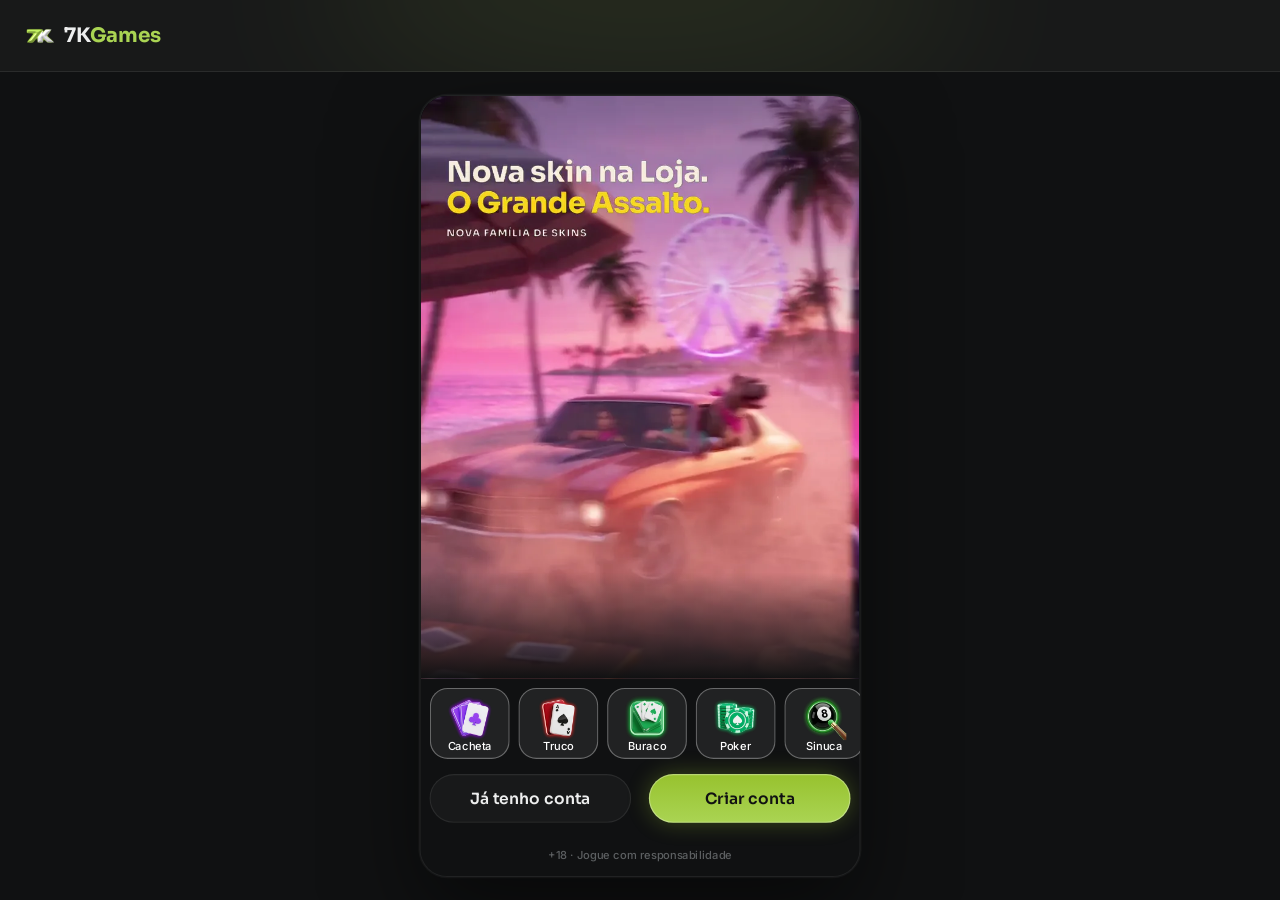
<file: index.html>
<!doctype html>
<html lang="pt-BR">
<head>
<meta charset="utf-8">
<meta name="viewport" content="width=device-width, initial-scale=1, viewport-fit=cover, user-scalable=no">
<meta name="robots" content="noindex, nofollow">
<meta name="theme-color" content="#141e2a">
<meta name="mobile-web-app-capable" content="yes">
<meta name="apple-mobile-web-app-capable" content="yes">
<meta name="apple-mobile-web-app-status-bar-style" content="black-translucent">
<title>7K Games · protótipo</title>
<link rel="icon" href="assets/ui/logo_icon.webp">
<link rel="preconnect" href="https://fonts.googleapis.com">
<link rel="preconnect" href="https://fonts.gstatic.com" crossorigin>
<link rel="stylesheet" href="https://fonts.googleapis.com/css2?family=Inter:wght@400;500;600;700&family=Sora:wght@600;700;800&display=swap">
<link rel="stylesheet" href="css/tokens.css?v=7k-11261814">
<link rel="stylesheet" href="css/ui.css?v=7k-11261814">
<link rel="stylesheet" href="css/screens.css?v=7k-11261814">
<link rel="stylesheet" href="css/game.css?v=7k-11261814">
<link rel="stylesheet" href="css/desk.css?v=7k-11261814">
<link rel="stylesheet" href="css/missoes.css?v=7k-11261814">
</head>
<body>
<svg width="0" height="0" style="position:absolute" aria-hidden="true">
  <defs><clipPath id="hexclip" clipPathUnits="objectBoundingBox"><path id="hexpath" d=""/></clipPath></defs>
  <symbol id="s-E" viewBox="0 0 16 20"><path d="M8 0C5 4 0 7.5 0 11.5C0 14 2 16 4.5 16C5.7 16 6.8 15.5 7.5 14.7C7.3 16.6 6.5 18.3 5 20H11C9.5 18.3 8.7 16.6 8.5 14.7C9.2 15.5 10.3 16 11.5 16C14 16 16 14 16 11.5C16 7.5 11 4 8 0Z"/></symbol>
  <symbol id="s-C" viewBox="0 0 20 18.4"><path d="M10 18.35L8.55 17.03C3.4 12.36 0 9.28 0 5.5C0 2.420 2.42 0 5.5 0C7.24 0 8.91 0.81 10 2.09C11.09 0.81 12.76 0 14.5 0C17.58 0 20 2.42 20 5.5C20 9.28 16.6 12.36 11.45 17.04L10 18.35Z"/></symbol>
  <symbol id="s-O" viewBox="0 0 15 20"><path d="M7.5 0L15 10L7.5 20L0 10L7.5 0Z"/></symbol>
  <symbol id="s-P" viewBox="0 0 18 18.5"><path d="M9 0C11.3 0 13.2 1.9 13.2 4.2C13.2 5 13 5.7 12.6 6.3C13 6.2 13.4 6.1 13.8 6.1C16.1 6.1 18 8 18 10.3C18 12.6 16.1 14.5 13.8 14.5C12.5 14.5 11.3 13.9 10.5 12.9C10.7 14.9 11.6 16.8 13.1 18.5H4.9C6.4 16.8 7.3 14.9 7.5 12.9C6.7 13.9 5.5 14.5 4.2 14.5C1.9 14.5 0 12.6 0 10.3C0 8 1.9 6.1 4.2 6.1C4.6 6.1 5 6.2 5.4 6.3C5 5.7 4.8 5 4.8 4.2C4.8 1.9 6.7 0 9 0Z"/></symbol>
  <symbol id="i-copy" viewBox="0 0 448 512"><path d="M208 0H332.1c12.7 0 24.9 5.1 33.9 14.1l67.9 67.9c9 9 14.1 21.2 14.1 33.9V336c0 26.5-21.5 48-48 48H208c-26.5 0-48-21.5-48-48V48c0-26.5 21.5-48 48-48zM48 128h80v64H64V448H256V416h64v48c0 26.5-21.5 48-48 48H48c-26.5 0-48-21.5-48-48V176c0-26.5 21.5-48 48-48z"/></symbol>
  <symbol id="i-share" viewBox="0 0 448 512"><path d="M352 224c53 0 96-43 96-96s-43-96-96-96s-96 43-96 96c0 4 .2 8 .7 11.9l-94.1 47C145.4 170.2 121.9 160 96 160c-53 0-96 43-96 96s43 96 96 96c25.9 0 49.4-10.2 66.6-26.9l94.1 47c-.5 3.9-.7 7.8-.7 11.9c0 53 43 96 96 96s96-43 96-96s-43-96-96-96c-25.9 0-49.4 10.2-66.6 26.9l-94.1-47c.5-3.9 .7-7.8 .7-11.9s-.2-8-.7-11.9l94.1-47C302.6 213.8 326.1 224 352 224z"/></symbol>
  <symbol id="i-wa" viewBox="0 0 448 512"><path d="M380.9 97.1C339 55.1 283.2 32 223.9 32c-122.4 0-222 99.6-222 222 0 39.1 10.2 77.3 29.6 111L0 480l117.7-30.9c32.4 17.7 68.9 27 106.1 27h.1c122.3 0 224.1-99.6 224.1-222 0-59.3-25.2-115-67.1-157zm-157 341.6c-33.2 0-65.7-8.9-94-25.7l-6.7-4-69.8 18.3L72 359.2l-4.4-7c-18.5-29.4-28.2-63.3-28.2-98.2 0-101.7 82.8-184.5 184.6-184.5 49.3 0 95.6 19.2 130.4 54.1 34.8 34.9 56.2 81.2 56.1 130.5 0 101.8-84.9 184.6-186.6 184.6zm101.2-138.2c-5.5-2.8-32.8-16.2-37.9-18-5.1-1.9-8.8-2.8-12.5 2.8-3.7 5.6-14.3 18-17.6 21.8-3.2 3.7-6.5 4.2-12 1.4-32.6-16.3-54-29.1-75.5-66-5.7-9.8 5.7-9.1 16.3-30.3 1.8-3.7.9-6.9-.5-9.7-1.4-2.8-12.5-30.1-17.1-41.2-4.5-10.8-9.1-9.3-12.5-9.5-3.2-.2-6.9-.2-10.6-.2-3.7 0-9.7 1.4-14.8 6.9-5.1 5.6-19.4 19-19.4 46.3 0 27.3 19.9 53.7 22.6 57.4 2.8 3.7 39.1 59.7 94.8 83.8 35.2 15.2 49 16.5 66.6 13.9 10.7-1.6 32.8-13.4 37.4-26.4 4.6-13 4.6-24.1 3.2-26.4-1.3-2.5-5-3.9-10.5-6.6z"/></symbol>
  <symbol id="i-pen" viewBox="0 0 512 512"><path d="M362.7 19.3L314.3 67.7 444.3 197.7l48.4-48.4c25-25 25-65.5 0-90.5L453.3 19.3c-25-25-65.5-25-90.5 0zm-71 71L58.6 323.5c-10.4 10.4-18 23.3-22.2 37.4L1 481.2C-1.5 489.7 .8 498.8 7 505s15.3 8.5 23.7 6.1l120.3-35.4c14.1-4.2 27-11.8 37.4-22.2L421.7 220.3 291.7 90.3z"/></symbol>
  <symbol id="i-plus" viewBox="0 0 448 512"><path d="M256 80c0-17.7-14.3-32-32-32s-32 14.3-32 32v144H48c-17.7 0-32 14.3-32 32s14.3 32 32 32h144v144c0 17.7 14.3 32 32 32s32-14.3 32-32V288h144c17.7 0 32-14.3 32-32s-14.3-32-32-32H256V80z"/></symbol>
  <symbol id="i-chev-l" viewBox="0 0 320 512"><path d="M9.4 233.4c-12.5 12.5-12.5 32.8 0 45.3l192 192c12.5 12.5 32.8 12.5 45.3 0s12.5-32.8 0-45.3L77.3 256 246.6 86.6c12.5-12.5 12.5-32.8 0-45.3s-32.8-12.5-45.3 0l-192 192z"/></symbol>
  <symbol id="i-chev-r" viewBox="0 0 320 512"><path d="M310.6 233.4c12.5 12.5 12.5 32.8 0 45.3l-192 192c-12.5 12.5-32.8 12.5-45.3 0s-12.5-32.8 0-45.3L242.7 256 73.4 86.6c-12.5-12.5-12.5-32.8 0-45.3s32.8-12.5 45.3 0l192 192z"/></symbol>
  <symbol id="i-chev-l-light" viewBox="0 0 320 512"><path d="M20.7 267.3c-6.2-6.2-6.2-16.4 0-22.6l192-192c6.2-6.2 16.4-6.2 22.6 0s6.2 16.4 0 22.6L54.6 256 235.3 436.7c6.2 6.2 6.2 16.4 0 22.6s-16.4 6.2-22.6 0l-192-192z"/></symbol>
  <symbol id="i-chev-r-light" viewBox="0 0 320 512"><path d="M299.3 244.7c6.2 6.2 6.2 16.4 0 22.6l-192 192c-6.2 6.2-16.4 6.2-22.6 0s-6.2-16.4 0-22.6L265.4 256 84.7 75.3c-6.2-6.2-6.2-16.4 0-22.6s16.4-6.2 22.6 0l192 192z"/></symbol>
  <symbol id="i-x" viewBox="0 0 384 512"><path d="M324.5 411.1c6.2 6.2 16.4 6.2 22.6 0s6.2-16.4 0-22.6L214.6 256 347.1 123.5c6.2-6.2 6.2-16.4 0-22.6s-16.4-6.2-22.6 0L192 233.4 59.5 100.9c-6.2-6.2-16.4-6.2-22.6 0s-6.2 16.4 0 22.6L169.4 256 36.9 388.5c-6.2 6.2-6.2 16.4 0 22.6s16.4 6.2 22.6 0L192 278.6 324.5 411.1z"/></symbol>
  <symbol id="i-search" viewBox="0 0 512 512"><path d="M384 208A176 176 0 1 0 32 208a176 176 0 1 0 352 0zM343.3 366C307 397.2 259.7 416 208 416C93.1 416 0 322.9 0 208S93.1 0 208 0S416 93.1 416 208c0 51.7-18.8 99-50 135.3L507.3 484.7c6.2 6.2 6.2 16.4 0 22.6s-16.4 6.2-22.6 0L343.3 366z"/></symbol>
  <symbol id="i-check" viewBox="0 0 512 512"><path d="M256 512A256 256 0 1 0 256 0a256 256 0 1 0 0 512zM369 209L241 337c-9.4 9.4-24.6 9.4-33.9 0l-64-64c-9.4-9.4-9.4-24.6 0-33.9s24.6-9.4 33.9 0l47 47L335 175c9.4-9.4 24.6-9.4 33.9 0s9.4 24.6 0 33.9z"/></symbol>
  <symbol id="i-eye" viewBox="0 0 576 512"><path d="M288 32c-80.8 0-145.5 36.8-192.6 80.6C48.6 156 17.3 208 2.5 243.7c-3.3 7.9-3.3 16.7 0 24.6C17.3 304 48.6 356 95.4 399.4C142.5 443.2 207.2 480 288 480s145.5-36.8 192.6-80.6c46.8-43.5 78.1-95.4 93-131.1c3.3-7.9 3.3-16.7 0-24.6c-14.9-35.7-46.2-87.7-93-131.1C433.5 68.8 368.8 32 288 32zM144 256a144 144 0 1 1 288 0 144 144 0 1 1 -288 0zm144-64c0 35.3-28.7 64-64 64c-7.1 0-13.9-1.2-20.3-3.3c-5.5-1.8-11.9 1.6-11.7 7.4c.3 6.9 1.3 13.8 3.2 20.7c13.7 51.2 66.4 81.6 117.6 67.9s81.6-66.4 67.9-117.6c-11.1-41.5-47.8-69.4-88.6-71.1c-5.8-.2-9.2 6.1-7.4 11.7c2.1 6.4 3.3 13.2 3.3 20.3z"/></symbol>
  <symbol id="i-send" viewBox="0 0 512 512"><path d="M498.1 5.6c10.1 7 15.4 19.1 13.5 31.2l-64 416c-1.5 9.7-7.4 18.2-16 23s-18.9 5.4-28 1.6L284 427.7l-68.5 74.1c-8.9 9.7-22.9 12.9-35.2 8.1S160 493.2 160 480V396.4c0-4 1.5-7.8 4.2-10.7L331.8 202.8c5.8-6.3 5.6-16-.4-22s-15.7-6.4-22-.7L106 360.8 17.7 316.6C7.1 311.3 .3 300.7 0 288.9s5.9-22.8 16.1-28.7l448-256c10.7-6.1 23.9-5.5 34 1.4z"/></symbol>
  <symbol id="i-star" viewBox="0 0 576 512"><path d="M316.9 18C311.6 7 300.4 0 288.1 0s-23.4 7-28.8 18L195 150.3 51.4 171.5c-12 1.8-22 10.2-25.7 21.7s-.7 24.2 7.9 32.7L137.8 329 113.2 474.7c-2 12 3 24.2 12.9 31.3s23 8 33.8 2.3l128.3-68.5 128.3 68.5c10.8 5.7 23.9 4.9 33.8-2.3s14.9-19.3 12.9-31.3L438.5 329 542.7 225.9c8.6-8.5 11.7-21.2 7.9-32.7s-13.7-19.9-25.7-21.7L381.2 150.3 316.9 18z"/></symbol>
  <symbol id="i-star-o" viewBox="0 0 576 512"><path d="M287.9 0c9.2 0 17.6 5.2 21.6 13.5l68.6 141.3 153.2 22.6c9 1.3 16.5 7.6 19.3 16.3s.5 18.1-5.9 24.5L433.6 328.4l26.2 155.6c1.5 9-2.2 18.1-9.7 23.5s-17.3 6-25.3 1.7l-137-73.2L151 509.1c-8.1 4.3-17.9 3.7-25.3-1.7s-11.2-14.5-9.7-23.5l26.2-155.6L31.1 218.2c-6.5-6.4-8.7-15.9-5.9-24.5s10.3-14.9 19.3-16.3l153.2-22.6L266.3 13.5C270.4 5.2 278.7 0 287.9 0zm0 79L235.4 187.2c-3.5 7.1-10.2 12.1-18.1 13.3L99 217.9 184.9 303c5.5 5.5 8.1 13.3 6.8 21L171.4 443.7l105.2-56.2c7.1-3.8 15.6-3.7 22.6 0l105.2 56.2L384.2 324.1c-1.3-7.7 1.2-15.5 6.8-21l85.9-85.1L358.6 200.5c-7.8-1.2-14.6-6.1-18.1-13.3L287.9 79z"/></symbol>
</svg>

<!-- desktop (js/desk.js): header largo, menu e chat ao vivo em volta da coluna 9:16 -->
<header class="dkh" id="dkh"></header>
<aside class="dkl" id="dkl" aria-label="Menu"></aside>
<aside class="dkr" id="dkr" aria-label="Chat ao vivo"></aside>

<div class="stage-wrap"><div class="phone" id="phone">
  <div class="status" aria-hidden="true"><span>9:41</span><span class="island"></span>
    <span class="icons"><svg width="18" height="12" viewBox="0 0 18 12" fill="#fff"><rect x="0" y="8" width="3" height="4" rx="1"/><rect x="5" y="5.5" width="3" height="6.5" rx="1"/><rect x="10" y="3" width="3" height="9" rx="1"/><rect x="15" y="0" width="3" height="12" rx="1"/></svg><svg width="16" height="12" viewBox="0 0 16 12" fill="#fff"><path d="M8 2.2c2.3 0 4.4.9 6 2.4l1.1-1.1A10 10 0 0 0 8 .6 10 10 0 0 0 .9 3.5L2 4.6a8.4 8.4 0 0 1 6-2.4zm0 3.3c1.4 0 2.7.5 3.7 1.4l1.1-1.1A7 7 0 0 0 8 3.9a7 7 0 0 0-4.8 1.9l1.1 1.1c1-.9 2.3-1.4 3.7-1.4zm0 3.3c.6 0 1.1.2 1.5.6L8 11 6.5 9.4c.4-.4.9-.6 1.5-.6z"/></svg><svg width="27" height="13" viewBox="0 0 27 13" fill="none"><rect x=".5" y=".5" width="23" height="12" rx="3.5" stroke="#fff" opacity=".4"/><rect x="2" y="2" width="20" height="9" rx="2" fill="#fff"/><rect x="25" y="4.5" width="1.6" height="4" rx=".8" fill="#fff" opacity=".4"/></svg></span>
  </div>
  <div class="app" id="app">
    <!-- telas do app (renderizadas pelo js/screens.js) -->
    <section class="scr" id="view"></section>

    <!-- tela de jogo: os motores (js/games.js) desenham dentro dela -->
    <section class="scr game-scr" id="scr-game" hidden>
      <header class="hud" id="hud"></header>
      <div class="jogo" id="jogo"><div class="board" id="board"></div></div>
      <nav class="mnav" id="mnav">
        <button data-g="voltar"><span class="back"><svg><use href="#i-chev-l-light"/></svg></span><span>Voltar</span></button>
        <button data-g="chat"><img class="ic" src="assets/icons/chat.webp" alt=""><span>Chat</span></button>
        <button data-g="mesa"><img class="ic" src="assets/icons/friends.webp" alt=""><span>Mesa</span></button>
        <button data-g="voz"><img class="ic" id="micIco" src="assets/icons/microphone-off.webp" alt=""><span>Voz</span></button>
        <button data-g="ajustes"><img class="ic" src="assets/icons/gear.webp" alt=""><span>Ajustes</span></button>
      </nav>
    </section>

    <div class="toast" id="toast"><span class="hint-pill" id="toastTxt"></span></div>
    <div id="sheet"></div>
    <div id="overlay"></div>
  </div>
</div></div>

<script src="js/core.js?v=7k-11261814"></script>
<script src="js/ui.js?v=7k-11261814"></script>
<script src="js/screens.js?v=7k-11261814"></script>
<script src="js/loja.js?v=7k-11261814"></script>
<script src="js/social.js?v=7k-11261814"></script>
<script src="js/torneios.js?v=7k-11261814"></script>
<script src="js/sala.js?v=7k-11261814"></script>
<script src="js/missoes.js?v=7k-11261814"></script>
<script src="js/games.js?v=7k-11261814"></script>
<script src="js/sinuca.js?v=7k-11261814"></script>
<script src="js/desk.js?v=7k-11261814"></script>
<script src="js/boot.js?v=7k-11261814"></script>
</body>
</html>
</file>
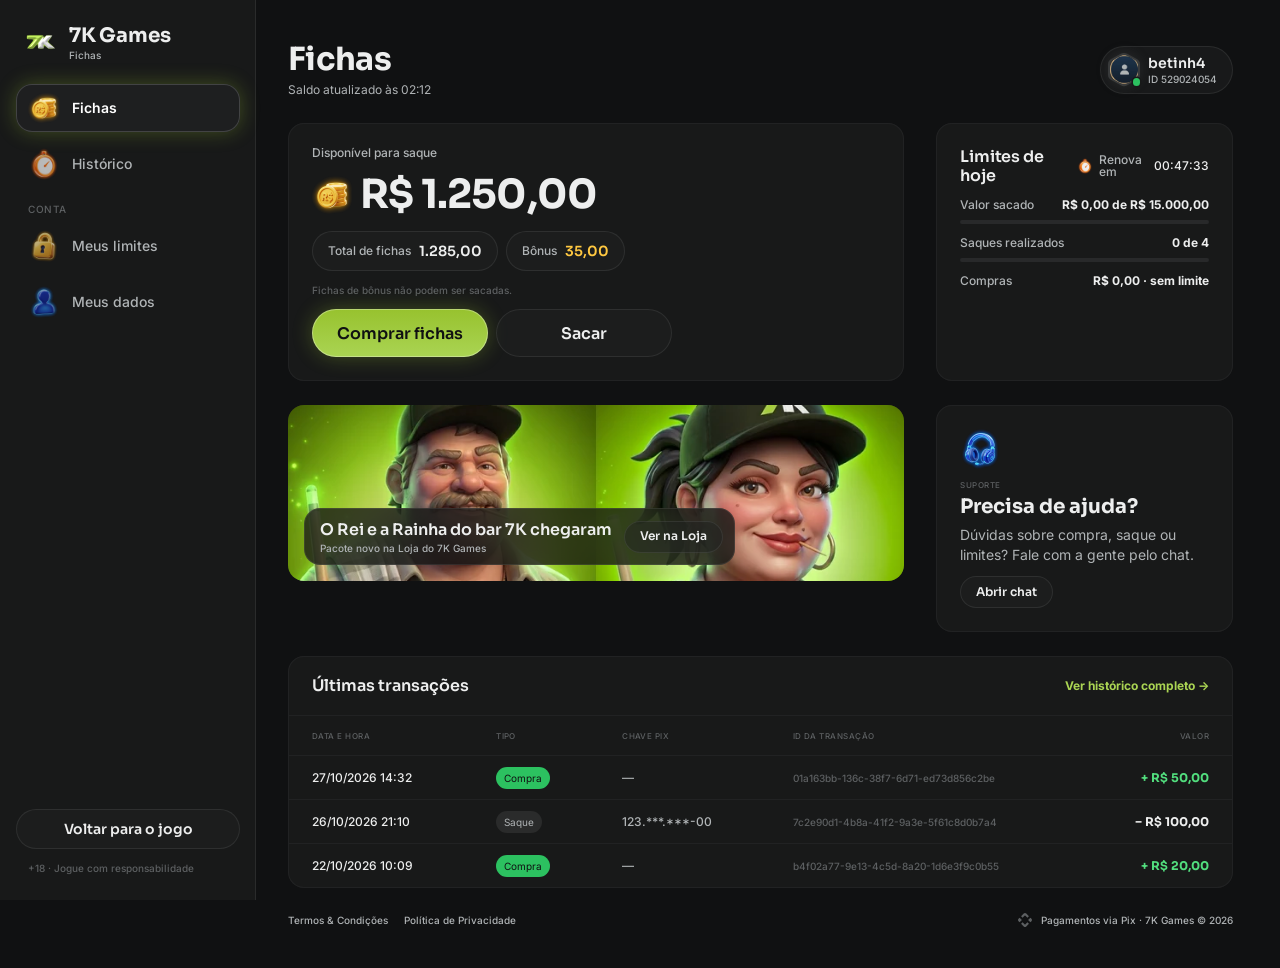
<file: fichas/index.html>
<!doctype html>
<html lang="pt-BR">
<head>
<meta charset="utf-8">
<meta name="viewport" content="width=device-width, initial-scale=1, viewport-fit=cover">
<meta name="robots" content="noindex, nofollow">
<meta name="theme-color" content="#101112">
<title>Fichas · 7K Games</title>
<link rel="icon" href="../assets/ui/logo_icon.webp">
<link rel="preconnect" href="https://fonts.googleapis.com">
<link rel="preconnect" href="https://fonts.gstatic.com" crossorigin>
<link rel="stylesheet" href="https://fonts.googleapis.com/css2?family=Inter:wght@400;500;600;700&family=Sora:wght@600;700;800&display=swap">
<link rel="stylesheet" href="../css/tokens.css?v=20261119a">
<link rel="stylesheet" href="../css/ui.css?v=20261119a">
<link rel="stylesheet" href="fichas.css?v=20261119a">
</head>
<body>
<svg width="0" height="0" style="position:absolute" aria-hidden="true">
  <defs><clipPath id="hexclip" clipPathUnits="objectBoundingBox"><path id="hexpath" d=""/></clipPath></defs>
  <symbol id="i-chev-l-light" viewBox="0 0 320 512"><path d="M20.7 267.3c-6.2-6.2-6.2-16.4 0-22.6l192-192c6.2-6.2 16.4-6.2 22.6 0s6.2 16.4 0 22.6L54.6 256 235.3 436.7c6.2 6.2 6.2 16.4 0 22.6s-16.4 6.2-22.6 0l-192-192z"/></symbol>
  <symbol id="i-x" viewBox="0 0 384 512"><path d="M324.5 411.1c6.2 6.2 16.4 6.2 22.6 0s6.2-16.4 0-22.6L214.6 256 347.1 123.5c6.2-6.2 6.2-16.4 0-22.6s-16.4-6.2-22.6 0L192 233.4 59.5 100.9c-6.2-6.2-16.4-6.2-22.6 0s-6.2 16.4 0 22.6L169.4 256 36.9 388.5c-6.2 6.2-6.2 16.4 0 22.6s16.4 6.2 22.6 0L192 278.6 324.5 411.1z"/></symbol>
  <symbol id="i-check" viewBox="0 0 448 512"><path d="M438.6 105.4c12.5 12.5 12.5 32.8 0 45.3l-256 256c-12.5 12.5-32.8 12.5-45.3 0l-128-128c-12.5-12.5-12.5-32.8 0-45.3s32.8-12.5 45.3 0L160 338.7 393.4 105.4c12.5-12.5 32.8-12.5 45.3 0z"/></symbol>
  <symbol id="i-copy" viewBox="0 0 448 512"><path d="M208 0H332.1c12.7 0 24.9 5.1 33.9 14.1l67.9 67.9c9 9 14.1 21.2 14.1 33.9V336c0 26.5-21.5 48-48 48H208c-26.5 0-48-21.5-48-48V48c0-26.5 21.5-48 48-48zM48 128h80v64H64V448H256V416h64v48c0 26.5-21.5 48-48 48H48c-26.5 0-48-21.5-48-48V176c0-26.5 21.5-48 48-48z"/></symbol>
  <symbol id="i-pix" viewBox="0 0 24 24"><path d="M6.1 6.3 10.1 2.3a2.7 2.7 0 0 1 3.8 0l4 4-2.3 2.3-2.9-2.9a1 1 0 0 0-1.4 0L8.4 8.6 6.1 6.3zm11.8 11.4-4 4a2.7 2.7 0 0 1-3.8 0l-4-4 2.3-2.3 2.9 2.9a1 1 0 0 0 1.4 0l2.9-2.9 2.3 2.3zM2.3 10.1l1.6-1.6L7.4 12l-3.5 3.5-1.6-1.6a2.7 2.7 0 0 1 0-3.8zm19.4 0a2.7 2.7 0 0 1 0 3.8l-1.6 1.6-3.5-3.5 3.5-3.5 1.6 1.6z"/></symbol>
</svg>

<div class="fx">
  <aside class="side" id="side" aria-label="Menu"></aside>
  <div class="main">
    <header class="mtop" id="mtop"></header>
    <main class="page" id="page"></main>
    <footer class="foot" id="foot"></footer>
  </div>
</div>
<div class="veil" id="veil" hidden><section class="drawer" id="drawer" role="dialog" aria-modal="true"></section></div>
<div class="toast" id="toast"><span class="hint-pill" id="toastTxt"></span></div>

<script src="fichas.js?v=20261119a"></script>
</body>
</html>
</file>
<file: css/tokens.css>
/* 7K Games · tokens do DS EstrelaGames (Rjx31bgpOt4m1U8DVKyWtd · modo 7K Games), valores resolvidos 1:1 */
:root{
  color-scheme: dark;
  /* background */
  --bg-default:#101112; --bg-subtle:#181919; --bg-strong:#212223; --bg-raised:#28292a; --bg-inset:#010101; --bg-highlight:#ffffff14; --bg-chrome:#181919; --bg-divider:#28292a; --bg-band:#00000052;
  --bga-default-50:#10111280; --bga-default-75:#101112bf; --bga-subtle-50:#18191980; --bga-subtle-75:#181919bf;
  --bga-strong-25:#21222340; --bga-strong-50:#21222380; --bga-strong-75:#212223bf;
  --bga-secondary-16:#aad45329; --bga-secondary-32:#aad45352; --bga-accent-12:#ffc8411f;
  /* border */
  --border-muted:#ffffff14; --border-default:#212223; --border-strong:#383a3b; --border-focus:#97c22e;
  --border-hl-top:#ffffff29; --border-gold-top:#d9f1b1e5; --border-gold-bottom:#97c22e5c;
  /* text */
  --text-default:#edeeee; --text-muted:#b0b4b6; --text-link:#aad453; --text-subtle:#5d6062; --text-disabled:#454849;
  --text-brand:#aad453; --text-success:#52de7e; --text-error:#ff6b6e; --text-prize:#ffc841;
  --text-on-color:#ffffff; --text-on-color-muted:#ffffffd9; --text-on-color-subtle:#ffffffb2; --text-on-light:#101112;
  /* system */
  --sys-info:#a1cd3d; --sys-success:#2cc160; --sys-success-strong:#8cf0a9; --sys-warning:#ffbe2e; --sys-error:#ef4452;
  --sysa-success-25:#2cc16040; --sysa-error-25:#ef445240; --sysa-info-25:#3b74f540;
  --notification-error:#ef4452;
  /* effects */
  --hl-subtle:#ffffff29; --hl:#ffffff52; --hl-strong:#ffffff7a;
  --shadow-faint:#0000001f; --shadow-subtle:#0000003d; --shadow:#00000066; --shadow-strong:#00000080;
  --glow-info:#97c22e52; --glow-accent:#ffbe2e52; --glow-success:#52de7ea3; --glow-gold:#aad45352; --glow-blue:#aad453; --glow-red:#ff6b6e;
  /* surfaces */
  --surface-card-top:#181919; --surface-card-bottom:#101112; --surface-elevated-top:#28292a; --surface-elevated-bottom:#181919;
  /* buttons */
  --btn-primary-top:#97c22e; --btn-primary-bg:#5c7428; --btn-secondary-border:#a1cd3d;
  --btn-disabled-top:#28292a; --btn-disabled-bg:#28292a; --btn-disabled-text:#454849;
  /* tabs */
  --tab-default-text:#b0b4b6; --tab-container:#212223; --input-border:#212223;
  --tab-padrao:#97c22e; --tab-padrao-tint:#97c22e3d; --tab-rosa:#e93d82; --tab-rosa-tint:#e93d823d;
  /* games */
  --game-truco:#e5484d; --game-paulista:#3b74f5; --game-cacheta:#8752f2; --game-tranca:#2cc160; --game-buraco:#1f9a4a;
  --game-poker:#0fa968; --game-sinuca:#2fa35a; --game-todos:#a1cd3d; --game-domino:#14b8a6; --game-dama:#f76b15; --game-xadrez:#5b6cff;
  --game-paulista-tint:#3b74f53d; --game-truco-tint:#e5484d3d; --game-cacheta-tint:#8752f23d; --game-buraco-tint:#1f9a4a3d; --game-poker-tint:#0fa9683d; --game-sinuca-tint:#2fa35a3d;
  /* crew */
  --crew-engenheiro:#4fb3ff; --crew-comandante:#f5c542; --crew-piloto:#ff5a36; --crew-navegador:#e86bff; --crew-explorador:#4dffb8;
  --crew-bar:#ff9f43; --crew-reis:#34d399; --crew-nobru:#3d8bff; --crew-inhui:#ff4fb0;
  /* famílias da página Skins (mesma cor da chamada do Truco) */
  --crew-laje:#ff7f50; --crew-portaria:#3ddc84; --crew-live:#b45cff; --crew-feira:#ffa62b; --crew-navalha:#ff4fb0; --crew-varzea:#5be37d; --crew-oficina:#3db8ff; --crew-posto:#ff3b4a; --crew-fliper:#a45cff; --crew-grau:#4fa3ff; --crew-palpite:#f2b233; --crew-assalto:#ff4fa3;
  /* stake / table */
  --stake-padrao-top:#42531f; --stake-padrao-bottom:#212915; --stake-iniciante-top:#1f9a4a; --stake-iniciante-bottom:#1f502c;
  --table-card-top:#1f5a4a; --table-card-bottom:#0f2e2a; --table-stake:#ffc841;
  --plus-bg:#52de7e; --plus-icon:#101112;
  --btn-success-top:#52de7e; --btn-success-bg:#1f9a4a; /* DS button-glass ☰ Type=Success (Comprar) */
  /* cards */
  --card-face:#ffffff; --card-border:#9ea2a4; --suit-red:#c72c3d; --suit-black:#141922; --back-top:#4e6324; --back-bottom:#2c3716;
  /* seat timer */
  --seat-timer-track:#ffffff1f; --seat-timer:#a1cd3d;
  /* type */
  --f-display:"Sora", "Inter", system-ui, sans-serif;
  --f-ui:"Inter", system-ui, -apple-system, sans-serif;
  --f-call:"Industry", "Sora", sans-serif;
  /* marca · 7K Games (sobrescreve) */
  --back-top:#5c7428; --back-bottom:#2c3716; --btn-primary-text:#101112; --btn-primary-bg:#aad453; --crew-nobru:#A1CD3D; --crew-inhui:#A1CD3D; --crew-rainha7k:#AAD453;
}
/* estilos de texto do DS */
.t-d3xl{font:700 64px/1.2 var(--f-display);letter-spacing:-.02em}
.t-d2xl{font:700 48px/1.2 var(--f-display);letter-spacing:-.02em}
.t-dxl{font:700 40px/1.2 var(--f-display);letter-spacing:-.02em}
.t-dl{font:700 32px/1.2 var(--f-display);letter-spacing:-.02em}
.t-dm{font:700 24px/1.2 var(--f-display);letter-spacing:-.01em}
.t-ds{font:700 20px/1.2 var(--f-display);letter-spacing:-.01em}
.t-dxs{font:600 16px/1.2 var(--f-display)}
.t-d2xs{font:600 14px/1.2 var(--f-display)}
.t-d3xs{font:600 12px/1.2 var(--f-display)}
.t-hm{font:700 20px/1.2 var(--f-ui)}
.t-ll{font:500 16px/1 var(--f-ui)} .t-lm{font:500 14px/1 var(--f-ui)} .t-ls{font:500 12px/1 var(--f-ui)} .t-lxs{font:500 10px/1 var(--f-ui)} .t-l2xs{font:500 8px/1 var(--f-ui)}
.t-link{font:700 12px/1.5 var(--f-ui)}
.t-p2xl{font:400 20px/1.5 var(--f-ui)} .t-pm{font:400 14px/1.5 var(--f-ui)} .t-ps{font:400 12px/1.5 var(--f-ui)}
</file>
<file: css/ui.css>
/* EstrelaGames · base + componentes do DS (Apple Gamer Style · Glass). Medidas 1:1 com o Figma (frame 375). */
*{box-sizing:border-box}
html,body{height:100%;margin:0}
body{background:#05080c;color:var(--text-default);font-family:var(--f-ui);-webkit-font-smoothing:antialiased;overflow:hidden;-webkit-text-size-adjust:100%}
button{font:inherit;color:inherit;border:0;background:none;padding:0;margin:0;cursor:pointer;-webkit-tap-highlight-color:transparent;text-align:inherit}
button:focus-visible,[role="button"]:focus-visible{outline:2px solid var(--border-focus);outline-offset:2px}
/* cards clicáveis são div[role=button]: o WebKit (iPhone) não estica os filhos de um <button> com flex */
[role="button"]{cursor:pointer;-webkit-tap-highlight-color:transparent;-webkit-user-select:none;user-select:none;outline:0}
input{font:inherit;color:inherit;border:0;background:none;outline:0;padding:0;margin:0;min-width:0}
img,video{display:block;max-width:100%;user-select:none;-webkit-user-drag:none}
video::-webkit-media-controls,video::-webkit-media-controls-start-playback-button,video::-webkit-media-controls-overlay-play-button{display:none!important;-webkit-appearance:none} /* sem botão de play: os vídeos são fundo */
svg{display:block}
[hidden]{display:none!important}
.ic{flex:none;object-fit:contain;pointer-events:none}

/* ---------- aparelho ---------- */
.stage-wrap{position:fixed;inset:0;display:flex;align-items:center;justify-content:center}
.phone{position:relative;width:375px;height:812px;background:var(--bg-subtle);overflow:hidden;border-radius:48px;box-shadow:0 0 0 10px #0c1016,0 0 0 11px #2a3340,0 40px 80px rgba(0,0,0,.6);transform-origin:center;display:flex;flex-direction:column}
.status{position:relative;flex:none;height:44px;display:flex;align-items:center;justify-content:space-between;padding:0 26px 0 32px;font:600 15px/1 var(--f-ui);background:var(--bg-subtle);z-index:60;pointer-events:none}
.status .island{position:absolute;left:50%;top:10px;width:118px;height:32px;margin-left:-59px;border-radius:20px;background:#000}
.status .icons{display:flex;gap:6px;align-items:center}
.app{position:relative;flex:1;min-height:0;overflow:hidden}
@media (max-width:520px){
  .phone{width:100vw;height:100vh;height:100dvh;border-radius:0;box-shadow:none;transform:none!important}
  .status{display:none}
  .app{padding-top:env(safe-area-inset-top,0px)}
}
.scr{position:absolute;inset:0;display:flex;flex-direction:column;background:var(--bg-subtle);overflow:hidden}
.app>.scr{top:env(safe-area-inset-top,0px)}
@media (min-width:521px){.app>.scr{top:0}}
.scroll{flex:1;min-height:0;overflow-y:auto;overflow-x:hidden;-webkit-overflow-scrolling:touch;scrollbar-width:none;overscroll-behavior:contain}
.scroll::-webkit-scrollbar,.hscroll::-webkit-scrollbar{display:none}
/* linha com rolagem lateral: sem clip, sangra até a borda da tela (regra Oct 26) */
.hscroll{display:flex;overflow-x:auto;overflow-y:visible;scrollbar-width:none;margin:0 -8px;padding:0 8px;scroll-padding:0 8px;-webkit-overflow-scrolling:touch}

/* ---------- ícones 3D ---------- */
.i16{width:16px;height:16px}.i20{width:20px;height:20px}.i24{width:24px;height:24px}.i28{width:28px;height:28px}.i32{width:32px;height:32px}.i36{width:36px;height:36px}.i40{width:40px;height:40px}.i48{width:48px;height:48px}

/* ---------- header-game (Mobile · Glass) ---------- */
.hdr{position:relative;flex:none;height:64px;display:flex;align-items:center;gap:4px;padding:8px 12px;background:var(--bg-subtle);overflow:hidden;z-index:20}
.hdr::before{content:"";position:absolute;left:48px;top:-70px;width:280px;height:140px;border-radius:50%;background:var(--glow-blue);filter:blur(60px);opacity:.15;pointer-events:none}
.hdr .side{position:relative;flex:1;min-width:0;display:flex;align-items:center;gap:4px}
.hdr .logo{width:24px;height:36px;display:grid;place-items:center;flex:none}
.hdr .logo img{width:25px;height:24px}
.cpill{flex:1;min-width:0;height:34px;display:flex;align-items:center;gap:2px;padding:4px;border-radius:999px;background:linear-gradient(90deg,#52de7e1a,#21222306),var(--bga-strong-50);box-shadow:inset 0 0 0 1px var(--border-muted);overflow:hidden}
.cpill.bonus{padding:4px 8px 4px 4px;background:linear-gradient(90deg,#21222306,#ffc8411a),var(--bga-strong-50)}
.cpill .ic{width:24px;height:24px}
.cpill .t{flex:1;min-width:0;display:flex;flex-direction:column;gap:2px;text-align:left}
.cpill .t small{font:500 8px/1 var(--f-ui);color:var(--text-muted)}
.cpill .t b{font:700 12px/10px var(--f-ui);color:var(--text-default);white-space:nowrap;overflow:hidden;text-overflow:ellipsis}
.cpill.bonus .t b{color:var(--text-prize)}
.cpill .plus{width:20px;height:20px;border-radius:10px;background:var(--plus-bg);display:grid;place-items:center;flex:none}
.cpill .plus svg{width:12px;height:12px;fill:var(--plus-icon)}
/* saldo com seta: abre o dropdown (DS header-game ◉ Expanded) */
.cpill .chev{width:20px;height:20px;display:grid;place-items:center;flex:none}
.cpill .chev svg{width:10px;height:10px;fill:var(--text-muted);transform:rotate(90deg);transition:transform .2s}
.cpill.open{box-shadow:inset 0 0 0 1px var(--border-strong)} .cpill.open .chev svg{transform:rotate(-90deg)}
.hdr .hbuy{flex:1;min-width:0}
/* dropdown do saldo (DS balance-panel) · celular: preso embaixo do header */
.baldrop{position:absolute;left:0;right:0;top:64px;bottom:0;z-index:45;background:var(--bga-default-75);animation:fade .15s both}
.balp{display:flex;flex-direction:column;gap:16px;max-height:100%;overflow:auto;padding:16px 16px 24px;background:var(--bg-subtle);border-radius:0 0 24px 24px;box-shadow:inset 0 -1px 0 var(--hl-subtle),0 16px 40px rgba(0,0,0,.4);animation:balIn .22s cubic-bezier(.2,.8,.2,1) both}
@keyframes balIn{from{transform:translateY(-12px);opacity:0}}
.balp .top{display:flex;justify-content:space-between;align-items:center}
.balp .top small{font:500 12px/1.2 var(--f-ui);color:var(--text-muted)}
.balp .tv{display:flex;align-items:center;gap:4px}
.balp .eye,.balp .x{display:grid;place-items:center;width:28px;height:28px}
.balp .eye svg{width:20px;height:20px;fill:var(--text-muted)}
.balp .x svg{width:12px;height:12px;fill:var(--text-muted);transform:rotate(-90deg)}
.balp .rows{display:flex;flex-direction:column;gap:12px}
.balp .kv{display:flex;justify-content:space-between;gap:12px;font:400 14px/1.4 var(--f-ui);color:var(--text-muted)}
.balp .kv b{font-weight:400;color:var(--text-default);font-variant-numeric:tabular-nums;text-align:right}
.balp hr{border:0;height:1px;background:var(--border-muted);margin:0}
.balp .acts{display:flex;gap:12px} .balp .acts .btn{flex:1}
/* Bônus Fidelidade (DS _loyalty-bonus): Resgatar quando tem valor · Juntando com a seta que abre as regras */
.fid{display:flex;flex-direction:column;gap:12px;padding:8px 12px 8px 8px;border-radius:24px;background:var(--bga-strong-50);box-shadow:inset 0 0 0 1px var(--border-muted)}
.fid.ready{flex-direction:row;align-items:center;gap:8px}
.fid .ic{width:28px;height:28px;flex:none}
.fid .t{flex:1;min-width:0;display:flex;flex-direction:column;gap:2px;text-align:left}
.fid .t b{font:400 14px/1.3 var(--f-ui);color:var(--text-default)}
.fid .t small{font:500 10px/1.2 var(--f-ui);color:var(--text-muted)}
.fid .v{font:400 14px/1 var(--f-ui);font-variant-numeric:tabular-nums}
.fid .row{display:flex;align-items:center;gap:8px;width:100%}
.fid .chev{width:20px;height:20px;display:grid;place-items:center;flex:none}
.fid .chev svg{width:10px;height:10px;fill:var(--text-muted);transform:rotate(90deg);transition:transform .2s}
.fid.open{border-radius:16px;padding:8px 12px 12px 8px} .fid.open .chev svg{transform:rotate(-90deg)}
.fid .more{display:flex;flex-direction:column;gap:12px}
.fid .wk{display:flex;flex-direction:column;gap:4px;padding:12px;border-radius:12px;background:var(--bga-default-50);box-shadow:inset 0 0 0 1px var(--border-muted)}
.fid .wk small{font:500 12px/1.2 var(--f-ui);color:var(--text-muted)}
.fid .wk b{font:700 20px/1.2 var(--f-display);color:var(--text-prize);font-variant-numeric:tabular-nums}
.fid p{margin:0;font:400 12px/1.5 var(--f-ui);color:var(--text-muted)}
.fid .kv{font-size:12px}
.hbell{position:relative;width:36px;height:36px;border-radius:18px;background:var(--bga-strong-50);box-shadow:inset 0 0 0 1px var(--border-muted);display:grid;place-items:center;flex:none}
.hbell .ic{width:28px;height:28px}
.hbell i{position:absolute;left:28px;top:0;width:8px;height:8px;border-radius:50%;background:var(--notification-error)}
.hbell i[hidden]{display:none}

/* ---------- header-avatar (hexágono com borda da tripulação) ---------- */
.hav{position:relative;display:inline-block;flex:none;width:var(--w,44px);height:var(--h,48px)}
.hav .gl{position:absolute;left:-4.5%;top:0;width:109%;aspect-ratio:1;border-radius:50%;background:var(--cc);filter:blur(calc(var(--w,44px) * .16));opacity:.45;pointer-events:none}
.hav .hx{position:absolute;inset:0;-webkit-clip-path:url(#hexclip);clip-path:url(#hexclip);background:var(--cc)}
.hav .hx img{position:absolute;inset:2px;width:calc(100% - 4px);height:calc(100% - 4px);object-fit:cover;object-position:center top;-webkit-clip-path:url(#hexclip);clip-path:url(#hexclip);background:var(--bg-raised)}
.hav .on{position:absolute;left:77%;top:75%;width:23%;aspect-ratio:1;border-radius:50%;background:var(--sys-success);box-shadow:0 0 0 1.5px var(--bg-subtle)}
.hav.xs{--w:24px;--h:26px}.hav.s{--w:32px;--h:35px}.hav.m{--w:44px;--h:48px}.hav.l{--w:56px;--h:60px}
.hav.xs .hx img,.hav.s .hx img{inset:1.5px;width:calc(100% - 3px);height:calc(100% - 3px)}
.hav.empty{height:var(--w)}
.hav.empty .av0{position:absolute;inset:4.5%;width:91%;height:91%}
.hav.empty .add{position:absolute;left:63.6%;top:63.6%;width:27.3%;height:27.3%;border-radius:50%;background:var(--plus-bg);box-shadow:0 0 0 1.2px var(--bg-subtle);display:grid;place-items:center}
.hav.empty .add svg{width:58%;height:58%;fill:var(--plus-icon)}

/* ---------- avatar circular (avatar-estrela-games) ---------- */
.av{position:relative;display:inline-block;vertical-align:middle;flex:none;width:var(--s,48px);height:var(--s,48px);border-radius:50%;background:linear-gradient(180deg,var(--surface-elevated-top),var(--surface-elevated-bottom));box-shadow:inset 0 0 0 var(--bw,2px) #ffffff29}
.av img{position:absolute;inset:var(--bw,2px);width:calc(100% - 2*var(--bw,2px));height:calc(100% - 2*var(--bw,2px));border-radius:50%;object-fit:cover;object-position:center top}
.av.s{--s:32px;--bw:1px}.av.m{--s:48px;--bw:2px}.av.l{--s:80px;--bw:3px}.av.xl{--s:120px;--bw:4px}
.av .lvl{position:absolute;left:50%;bottom:-4px;transform:translateX(-50%);padding:1px 6px;border-radius:999px;background:var(--bg-raised);box-shadow:0 0 0 2px var(--bg-default);font:600 12px/14px var(--f-display);white-space:nowrap}
.av.empty .ph{position:absolute;inset:25%;width:50%;height:50%;fill:#ffffff52}
.av .addb{position:absolute;left:63.3%;top:63.3%;width:36.7%;height:36.7%;border-radius:50%;background:var(--plus-bg);display:grid;place-items:center;box-shadow:0 0 0 3px var(--bg-subtle)}
.av .addb svg{width:50%;height:50%;fill:#fff}

/* ---------- navbar-glass ---------- */
.nav{position:absolute;left:16px;right:16px;bottom:calc(12px + env(safe-area-inset-bottom,0px));height:64px;display:flex;align-items:stretch;padding:4px;border-radius:24px;background:var(--bga-strong-75);box-shadow:inset 0 0 0 1px var(--border-muted);-webkit-backdrop-filter:blur(24px);backdrop-filter:blur(24px);z-index:30}
.nav>button{position:relative;flex:1;min-width:0;display:flex;flex-direction:column;align-items:center;justify-content:center;border-radius:20px}
.nav>button .ic{width:32px;height:32px;opacity:.75}
.nav>button>span{font:500 10px/1 var(--f-ui);color:var(--text-subtle);white-space:nowrap}
.nav>button.on{flex:none;width:104px;justify-content:flex-end;gap:2px;padding-bottom:6px;background:var(--bga-secondary-16);box-shadow:inset 0 0 0 1px var(--hl-subtle),0 0 20px var(--glow-info)}
.nav>button.on .ic{position:absolute;left:28px;top:-14px;width:48px;height:48px;opacity:1}
.nav>button.on .lr{width:100%;display:flex;align-items:center;justify-content:space-between;padding:0 8px}
.nav>button.on .lr span{font:500 10px/1 var(--f-ui);color:var(--text-on-color)}
.nav .lr i{width:16px;height:16px;display:grid;place-items:center}
.nav .lr svg{width:10px;height:16px;fill:var(--text-on-color)}

/* ---------- game-block ---------- */
.gb{position:relative;flex:none;width:72px;height:64px;border-radius:16px;display:flex;flex-direction:column;align-items:center;justify-content:center;padding:4px 0;background:var(--tab-container);box-shadow:inset 0 0 0 1px var(--hl);font:500 10px/1 var(--f-ui);color:var(--text-on-color);white-space:nowrap}
.gb .ic{width:40px;height:40px}
.gb.on{justify-content:flex-end;padding:0 0 6px;background:var(--gc);box-shadow:0 4px 12px var(--gs,transparent)}
.gb.on .ic{position:absolute;left:50%;top:-12px;width:60px;height:60px;margin-left:-30px}
.gb .lk{position:absolute;right:4px;top:4px;width:14px;height:14px;opacity:.8}
.gb.on .lk{display:none}
.games-row{gap:8px;padding-top:12px;margin-top:-12px}
.games-row .gb{width:72px}

/* ---------- tabs ---------- */
.tabs{display:flex;gap:2px;height:44px;padding:4px;border-radius:12px;background:var(--bg-raised);box-shadow:inset 0 0 0 1px var(--input-border)}
.tabs>button{position:relative;flex:1;min-width:0;height:34px;border-radius:8px;display:flex;align-items:center;justify-content:center;padding:8px 16px;font:500 12px/1 var(--f-ui);color:var(--tab-default-text);white-space:nowrap}
.tabs>button.on{background:var(--tc-tint);font:700 12px/18px var(--f-ui);color:var(--text-default)}
.tabs>button.on::after{content:"";position:absolute;left:50%;bottom:0;width:24px;height:3px;margin-left:-12px;border-radius:2px;background:var(--tc);box-shadow:0 0 8px var(--tc)}
.tabs>button .lk{font:500 9px/1 var(--f-ui);margin-left:4px;opacity:.7}
.tabs{--tc:var(--tab-padrao);--tc-tint:var(--tab-padrao-tint)}
.tabs.t-azul{--tc:var(--game-paulista);--tc-tint:var(--game-paulista-tint)}
.tabs.t-vermelha{--tc:var(--game-truco);--tc-tint:var(--game-truco-tint)}
.tabs.t-roxa{--tc:var(--game-cacheta);--tc-tint:var(--game-cacheta-tint)}
.tabs.t-verde{--tc:var(--game-buraco);--tc-tint:var(--game-buraco-tint)}
.tabs.t-rosa{--tc:var(--tab-rosa);--tc-tint:var(--tab-rosa-tint)}

/* ---------- button-glass ---------- */
.btn{display:inline-flex;align-items:center;justify-content:center;gap:8px;white-space:nowrap;transition:transform .12s,filter .12s;flex:none}
.btn:active{transform:scale(.97)}
.btn.l{height:48px;padding:0 24px;border-radius:24px;font:600 16px/1.2 var(--f-display)}
.btn.m{height:40px;padding:0 20px;border-radius:20px;font:600 14px/1.2 var(--f-display)}
.btn.s{height:32px;padding:0 16px;border-radius:16px;font:600 12px/1.2 var(--f-display)}
.btn.xl{height:56px;padding:0 24px;border-radius:28px;font:600 16px/1.2 var(--f-display)}
.btn.m44{height:44px;border-radius:22px}
.btn.pri{background:linear-gradient(180deg,var(--btn-primary-top),var(--btn-primary-bg));box-shadow:inset 0 0 0 1px var(--hl),0 0 20px var(--glow-info);color:var(--btn-primary-text)}
.btn.sec{background:var(--bga-strong-50);box-shadow:inset 0 0 0 1px var(--border-muted);color:var(--text-default)}
.btn.ok{background:linear-gradient(180deg,var(--btn-success-top),var(--btn-success-bg));box-shadow:inset 0 0 0 1px var(--hl),0 0 20px var(--glow-success);color:#fff}
.btn:disabled,.btn.dis{background:var(--btn-disabled-bg);box-shadow:none;color:var(--btn-disabled-text);pointer-events:none}
.btn.danger-txt{background:none;box-shadow:none;color:var(--text-error);font:500 14px/1 var(--f-ui)}
.btn.fill{flex:1;min-width:0}
.btn.wide{width:100%}
.btn .ic{width:20px;height:20px}

/* ---------- button-icon ---------- */
.bicon{width:40px;height:40px;border-radius:20px;display:grid;place-items:center;flex:none;background:var(--bga-strong-50);box-shadow:inset 0 0 0 1px var(--border-muted)}
.bicon .ic{width:24px;height:24px}
.bicon.s{width:32px;height:32px;border-radius:16px}.bicon.s .ic{width:20px;height:20px}
.bicon svg{width:14px;height:14px;fill:var(--text-default)}
.bicon.s28{width:28px;height:28px;border-radius:14px}.bicon.s28 svg{width:16px;height:16px}

/* ---------- tag ---------- */
.tag{display:inline-flex;align-items:center;gap:4px;padding:2px 8px;border-radius:999px;font:400 12px/18px var(--f-ui);white-space:nowrap;flex:none}
.tag.neutral{background:#ffffff14;color:var(--text-muted)}
.tag.gold{padding:3px 8px;background:#aad45329;color:#fff;box-shadow:inset 0 0 0 1px #d9f1b18c}
.tag.success{background:var(--sys-success);color:var(--bg-default)}
.tag.danger{background:var(--sys-error);color:var(--text-default)}
.tag.info{background:var(--sys-info);color:var(--text-default)}
.tag.live{background:var(--sys-error);color:var(--text-default)}
.tag.beginner{background:var(--game-buraco);color:var(--text-default)}

/* ---------- section-title ---------- */
.stitle{display:flex;align-items:center;justify-content:space-between;gap:16px}
.stitle .tx{flex:1;min-width:0;display:flex;flex-direction:column;gap:2px}
.stitle b{font:700 20px/1.2 var(--f-display);letter-spacing:-.01em}
.stitle small{font:500 12px/1 var(--f-ui);color:var(--text-muted)}
.trow{display:flex;align-items:center;justify-content:space-between;gap:8px}
.trow b{font:600 14px/1.2 var(--f-display)}
.trow small{font:500 10px/1 var(--f-ui);color:var(--text-subtle)}

/* ---------- page-top ---------- */
.ptop{flex:none;display:flex;align-items:center;justify-content:space-between;gap:8px;padding:8px;min-height:45px}
.ptop .l{display:flex;align-items:center;gap:8px;min-width:0}
.ptop .back{width:28px;height:28px;border-radius:14px;display:grid;place-items:center;background:var(--bga-strong-50);box-shadow:inset 0 0 0 1px var(--border-muted);flex:none}
.ptop .back svg{width:10px;height:16px;fill:var(--text-default)}
.ptop .tx{display:flex;flex-direction:column;min-width:0}
.ptop .tx b{font:600 16px/1.2 var(--f-display);white-space:nowrap;overflow:hidden;text-overflow:ellipsis}
.ptop .tx small{display:flex;align-items:center;gap:4px;font:500 10px/1 var(--f-ui);color:var(--text-muted)}
.ptop .tx small i{width:6px;height:6px;border-radius:50%;background:var(--sys-success)}

/* ---------- input-search / input ---------- */
.search{display:flex;align-items:center;gap:8px;height:40px;padding:0 16px 0 12px;border-radius:20px;background:var(--bga-strong-50);box-shadow:inset 0 0 0 1px var(--border-muted)}
.search svg{width:16px;height:16px;fill:var(--text-muted);flex:none}
.search input{flex:1;font:500 12px/1 var(--f-ui);color:var(--text-default)}
.search input::placeholder{color:var(--text-muted)}
.field{display:flex;flex-direction:column;gap:8px}
.field>label{font:500 14px/1 var(--f-ui);color:var(--text-default)}
.field .box{display:flex;align-items:center;gap:8px;height:40px;padding:8px 12px;border-radius:12px;background:var(--bga-strong-50);box-shadow:inset 0 0 0 1px var(--border-muted)}
.field .box:focus-within{box-shadow:inset 0 0 0 1px var(--border-focus)}
.field .box input{flex:1;font:400 14px/1.5 var(--f-ui);color:var(--text-default)}
.field .box input::placeholder{color:var(--text-disabled)}
.field .box button svg{width:20px;height:20px;fill:var(--text-muted)}

/* ---------- otp ---------- */
.otp{display:flex;gap:8px;justify-content:center}
.otp .bx{width:48px;height:56px;border-radius:12px;background:#ffffff14;display:grid;place-items:center;font:700 24px/1.2 var(--f-display);color:var(--text-default);box-shadow:inset 0 0 0 1px var(--border-muted)}
.otp .bx.act{background:#ffffff1f;box-shadow:inset 0 0 0 2px var(--border-focus),0 0 12px var(--glow-info)}
.otp .bx.act::after{content:"";width:2px;height:24px;background:var(--border-focus);animation:blink 1s steps(1) infinite}
@keyframes blink{50%{opacity:0}}
.otp-in{position:absolute;opacity:0;pointer-events:none;width:1px;height:1px}

/* ---------- progress ---------- */
.prog{height:4px;border-radius:999px;background:#ffffff1f;overflow:hidden;flex:1}
.prog i{display:block;height:100%;border-radius:inherit;background:var(--tab-padrao);transition:width .3s}

/* ---------- stake-pill ---------- */
.stakes{position:relative;height:128px;overflow:hidden;margin:0 -8px}
.stakes .track{position:absolute;top:8px;left:50%;transform:translateX(-50%);display:flex;align-items:center;gap:8px;height:112px}
.sp{position:relative;flex:none;display:flex;flex-direction:column;border-radius:16px;padding:4px 4px 0;background:linear-gradient(180deg,var(--surface-elevated-top),var(--surface-card-bottom));box-shadow:inset 0 0 0 1px #ffffff29,0 16px 40px var(--shadow);transition:width .25s,height .25s}
.sp .st{position:relative;flex:1;align-self:stretch;border-radius:12px;display:flex;flex-direction:column;align-items:center;justify-content:center;gap:4px;background:linear-gradient(180deg,var(--stake-padrao-top),var(--stake-padrao-bottom));box-shadow:inset 0 0 0 1px var(--hl-subtle),inset 0 2px 8px var(--shadow)}
.sp .v{display:flex;align-items:center;gap:4px;font:600 14px/1.2 var(--f-display);white-space:nowrap}
.sp .v .ic{width:14px;height:14px}
.sp .q{position:absolute;top:4px;right:4px;display:flex;align-items:center;gap:3px;padding:2px 5px;border-radius:8px;background:var(--bga-strong-50);font:500 8px/1 var(--f-ui);white-space:nowrap}
.sp .q::before{content:"";width:5px;height:5px;border-radius:50%;background:var(--sys-success)}
.sp .tg{padding:2px 6px;border-radius:6px;background:var(--bga-strong-50);font:500 8px/1 var(--f-ui);color:var(--text-success)}
.sp .ft{flex:none;display:flex;align-items:center;justify-content:center;gap:3px;padding:4px 0 5px;white-space:nowrap}
.sp .ft small{font:500 8px/1 var(--f-ui);color:var(--text-muted)}
.sp .ft b{font:500 8px/1 var(--f-ui)}
.sp.ini .st{background:linear-gradient(180deg,var(--stake-iniciante-top),var(--stake-iniciante-bottom))}
.sp.S{width:68px;height:68px;padding:4px}
.sp.S .q,.sp.S .ft,.sp.S .tg{display:none}
.sp.M{width:88px;height:88px}
.sp.M .v{font:600 16px/1.2 var(--f-display)} .sp.M .v .ic{width:18px;height:18px}
.sp.L{width:112px;height:112px}
.sp.L .v{font:700 20px/1.2 var(--f-display);letter-spacing:-.01em} .sp.L .v .ic{width:24px;height:24px}
.sp.L .ft b{font:500 10px/1 var(--f-ui)}
.sp.on{box-shadow:inset 0 0 0 2px var(--btn-secondary-border),0 0 20px var(--glow-info)}
.sp.on .st{background:linear-gradient(180deg,var(--btn-primary-top),var(--btn-primary-bg))}
.sp.on.ini .st{background:linear-gradient(180deg,var(--stake-iniciante-top),var(--stake-iniciante-bottom))}
.stake-grid{display:grid;grid-template-columns:repeat(3,minmax(0,1fr));gap:12px}
.stake-grid .sp{width:auto;height:88px}

/* ---------- table-glass (mesa aberta) ---------- */
.tg-row{display:grid;grid-template-columns:repeat(2,minmax(0,1fr));gap:16px 8px}
.tgl{position:relative;height:92px;border-radius:46px;padding:4px;display:flex;background:linear-gradient(180deg,var(--surface-elevated-top),var(--surface-card-bottom));box-shadow:inset 0 0 0 1px #ffffff29,0 16px 40px var(--shadow);text-align:left}
.tgl .felt{flex:1;align-self:stretch;min-width:0;display:flex;align-items:center;padding:10px 12px 6px 70px;border-radius:41px;background:linear-gradient(180deg,var(--table-card-top),var(--table-card-bottom));box-shadow:inset 0 0 0 1px var(--hl-subtle),inset 0 2px 8px var(--shadow)}
.tgl .vals{display:flex;flex-direction:column;gap:4px;min-width:0}
.tgl .vals b{font:600 14px/1.2 var(--f-display);color:var(--table-stake);white-space:nowrap}
.tgl .vals small{font:500 10px/1 var(--f-ui);color:#ffffffb2;white-space:nowrap}
.tgl .seats{display:flex;align-items:center;gap:2px;height:20px}
.tgl .seats .pl{display:flex}
.tgl .seats .pl span{width:20px;height:20px;border-radius:10px;overflow:hidden;background:var(--cc);margin-right:-6px;box-shadow:0 0 0 1px var(--table-card-bottom)}
.tgl .seats .pl span img{width:100%;height:100%;object-fit:cover;object-position:center top}
.tgl .seats em{font:600 12px/14px var(--f-display);font-style:normal;margin-left:8px}
.tgl .tab{position:absolute;left:50%;top:-8px;transform:translateX(-50%);padding:2px 8px;border-radius:8px;background:var(--surface-elevated-top);box-shadow:inset 0 0 0 1px var(--border-muted);font:500 10px/12px var(--f-ui);color:var(--text-subtle);white-space:nowrap}
.tgl .deck{position:absolute;left:14px;top:25px;width:52px;height:52px}
.tgl.locked .felt>*{opacity:.55}
.tgl.pool{border-radius:16px}
.tgl.pool .felt{border-radius:12px;position:relative;overflow:hidden;background:linear-gradient(180deg,#2fa35a,#145c32)}
.tgl.pool .felt::before{content:"";position:absolute;left:30%;top:0;bottom:0;border-left:1px solid #ffffff29}
.tgl.pool .pk{position:absolute;width:10px;height:10px;border-radius:50%;background:#000000b2;box-shadow:inset 0 0 0 1px #ffffff1f}

/* ---------- action-tile ---------- */
.atile{width:80px;height:64px;border-radius:16px;display:flex;flex-direction:column;align-items:center;justify-content:center;background:var(--bga-strong-50);box-shadow:inset 0 0 0 1px var(--border-muted);font:600 14px/1.2 var(--f-display);flex:none}
.atile .ic{width:28px;height:28px}

/* ---------- bottom sheet (sheet glass) ---------- */
.veil{position:absolute;inset:0;z-index:50;background:var(--bga-default-75);display:flex;align-items:flex-end;animation:fade .2s both}
.bsheet{position:relative;width:100%;max-height:calc(100% - 24px);display:flex;flex-direction:column;align-items:stretch;gap:12px;padding:8px 12px calc(24px + env(safe-area-inset-bottom,0px));border-radius:24px 24px 0 0;background:var(--bg-subtle);box-shadow:inset 0 1px 0 var(--hl-subtle),0 16px 40px var(--shadow);animation:up .28s cubic-bezier(.2,.9,.3,1) both;overflow:hidden}
.bsheet.g16{gap:16px}
.bsheet .handle{width:36px;height:4px;border-radius:2px;background:var(--border-muted);align-self:center;flex:none}
.bsheet .scroll{margin:0 -12px;padding:0 12px}
.sh-h{display:flex;align-items:center;gap:12px;flex:none}
.sh-h>.ic{width:36px;height:36px}
.sh-h .tx{flex:1;min-width:0;display:flex;flex-direction:column;gap:2px}
.sh-h .tx b{font:600 16px/1.2 var(--f-display)}
.sh-h .tx small{font:500 10px/1.2 var(--f-ui);color:var(--text-subtle)}
.sh-h .tx small.ok{display:flex;align-items:center;gap:6px;color:var(--sys-success)}
.sh-h .tx small.ok::before{content:"";width:8px;height:8px;border-radius:50%;background:var(--sys-success)}
.xbtn{width:32px;height:32px;border-radius:16px;display:grid;place-items:center;background:var(--bga-strong-50);box-shadow:inset 0 0 0 1px var(--border-muted);flex:none}
.xbtn svg{width:14px;height:14px;fill:var(--text-default)}
@keyframes up{from{transform:translateY(100%)}to{transform:none}}
@keyframes fade{from{opacity:0}}
@keyframes pop{from{transform:scale(.3);opacity:0}}

/* ---------- hint (pílula) / toast ---------- */
.hint-pill{display:inline-flex;align-items:center;gap:4px;padding:4px 12px;border-radius:999px;background:var(--bga-strong-75);box-shadow:inset 0 0 0 1px var(--hl-subtle);font:500 10px/1.2 var(--f-ui);color:var(--text-default);white-space:nowrap;-webkit-backdrop-filter:blur(12px);backdrop-filter:blur(12px)}
.toast{position:absolute;left:50%;top:72px;transform:translate(-50%,-8px);opacity:0;transition:opacity .2s,transform .2s;z-index:90;pointer-events:none;max-width:calc(100% - 32px)}
.toast .hint-pill{font-size:11px;padding:6px 14px;white-space:normal;text-align:center}
.toast.show{opacity:1;transform:translate(-50%,0)}

/* ---------- list / cells ---------- */
.cell{display:flex;flex-direction:column;gap:2px;padding:8px;border-radius:12px;background:var(--bga-strong-50);box-shadow:inset 0 0 0 1px var(--border-muted);min-width:0;flex:1}
.cell small{font:500 10px/1 var(--f-ui);color:var(--text-subtle)}
.cell b{font:600 14px/1.2 var(--f-display);white-space:nowrap}
.card-raised{border-radius:16px;background:var(--bg-raised)}
.muted{color:var(--text-muted)}.subtle{color:var(--text-subtle)}.prize{color:var(--text-prize)}.ok{color:var(--text-success)}.err{color:var(--text-error)}

@media (prefers-reduced-motion: reduce){*,*::before,*::after{animation-duration:.01ms!important;animation-iteration-count:1!important;transition-duration:.01ms!important}}
</file>
<file: css/screens.css>
/* EstrelaGames · layout das telas (frames do Figma · arquivo WkFIFdpiEMFdsQUZqbs5JA) */

/* ---------- Onboarding · M01 Boas-vindas ---------- */
.ob1{background:var(--bg-default)}
.ob1 .hero{position:relative;flex:1;min-height:0;overflow:hidden;background:#05080c}
.ob1 .hero video{position:absolute;inset:0;width:100%;height:100%;object-fit:cover;object-position:center top}
.ob1 .hero::after{content:"";position:absolute;left:0;right:0;bottom:0;height:96px;background:linear-gradient(180deg,#10111200,var(--bg-default));pointer-events:none}
.ob1 .bottom{flex:none;display:flex;flex-direction:column;gap:2px;padding-bottom:env(safe-area-inset-bottom,0px)}
.ob1 .copy{padding:8px 8px 0}
.ob1 .copy .hscroll{gap:8px}
.ob1 .acts{display:flex}
.ob1 .acts>div{flex:1;min-width:0;padding:12px 8px;display:flex}
.ob1 .acts .btn{flex:1}
.ob1 .legal{margin:0;padding:10px 0 14px;text-align:center;font:500 10px/1 var(--f-ui);color:var(--text-subtle)}

/* ---------- Onboarding · M02–M05 cadastro ---------- */
.ob{padding:12px 8px calc(24px + env(safe-area-inset-bottom,0px));gap:24px}
.ob .obtop{flex:none;display:flex;align-items:center;gap:12px}
.ob .obtop .back{width:32px;height:32px;border-radius:16px;display:grid;place-items:center;background:var(--bga-strong-50);box-shadow:inset 0 0 0 1px var(--border-muted);flex:none}
.ob .obtop .back svg{width:10px;height:16px;fill:var(--text-default)}
.ob .obtop span{font:500 12px/1 var(--f-ui);color:var(--text-muted);flex:none}
.ob .obc{flex:1;min-height:0;display:flex;flex-direction:column;justify-content:space-between;gap:24px;overflow-y:auto;scrollbar-width:none}
.ob .obc::-webkit-scrollbar{display:none}
.ob .obtx{display:flex;flex-direction:column;gap:8px}
.ob h1{margin:0;font:700 32px/1.2 var(--f-display);letter-spacing:-.02em}
.ob .obtx p{margin:0;font:400 14px/1.5 var(--f-ui);color:var(--text-muted)}
.ob .form{display:flex;flex-direction:column;gap:20px}
.ob .obft{display:flex;flex-direction:column;gap:12px;flex:none}
.ob .note{margin:0;font:500 10px/1.4 var(--f-ui);color:var(--text-subtle);text-align:center}
.ob .note a{color:var(--text-link);text-decoration:none}
.ob .resend{display:flex;align-items:center;justify-content:space-between;gap:8px;font:500 14px/1 var(--f-ui);color:var(--text-muted)}
.ob .checks{display:flex;flex-direction:column;gap:10px}
.ob .checks div{display:flex;align-items:center;gap:8px;font:500 12px/1 var(--f-ui);color:var(--text-subtle)}
.ob .checks svg{width:16px;height:16px;fill:var(--text-disabled)}
.ob .checks div.on{color:var(--text-default)}
.ob .checks div.on svg{fill:var(--sys-success)}
.ob .avatar-pick{display:flex;justify-content:center}
.ob .avatar-pick .av{box-shadow:inset 0 0 0 3px var(--btn-secondary-border),0 0 20px var(--glow-info)}
.ob .avail{display:flex;align-items:center;gap:6px;font:500 12px/1 var(--f-ui);color:var(--text-success)}
.ob .avail svg{width:14px;height:14px;fill:currentColor}
.ob .avail.err{color:var(--text-error)}
.ob .sugs{display:flex;flex-wrap:wrap;align-items:center;gap:8px}
.ob .sugs .sl{font:500 10px/1 var(--f-ui);color:var(--text-muted)}
.ob .sugs .tag{cursor:pointer;font:600 12px/14px var(--f-display);padding:4px 10px}

/* ---------- Lobby (Home sem skin) ---------- */
.lobby .glowtop{position:absolute;left:48px;top:-70px;width:280px;height:140px;border-radius:50%;background:var(--glow-blue);filter:blur(60px);opacity:.22;pointer-events:none;z-index:0}
.lobby .content{position:relative;display:flex;flex-direction:column;gap:12px;padding:12px 8px 96px}
.lobby .modos{display:flex;align-items:center;gap:8px}
.lobby .modos .tabs{flex:1;min-width:0}
.lobby .sec{display:flex;flex-direction:column;gap:8px}
.lobby .sec.open{gap:16px}
.lobby .soon-note{margin:-4px 0 0;font:500 12px/1.4 var(--f-ui);color:var(--text-subtle);text-align:center;padding:0 16px}

/* ---------- Home com skin (Jogos) ---------- */
.home{gap:12px}
.home .stage{position:relative;flex:1;min-height:0;margin:0 8px;border-radius:12px;overflow:hidden;background:#0b1220;box-shadow:inset 0 0 0 1px var(--border-strong)}
.home .stage video{position:absolute;inset:0;width:100%;height:100%;object-fit:cover;object-position:center top}
.home .stage .shade{position:absolute;left:0;right:0;bottom:0;height:320px;background:linear-gradient(180deg,#18191900,var(--bg-subtle));pointer-events:none}
.home .stage .ct{position:absolute;inset:0;display:flex;flex-direction:column;justify-content:space-between;gap:8px;padding:8px 8px calc(90px + env(safe-area-inset-bottom,0px))}
.home .stage .gl{display:flex;flex-direction:column;gap:8px;width:70px;min-height:0;overflow-y:auto;padding-top:12px;margin-top:-12px;scrollbar-width:none}
.home .stage .gl::-webkit-scrollbar{display:none}
.home .stage .gl .gb{width:70px;flex:none}
.home .stage .gl .gb:not(.on){background:#212223b8;-webkit-backdrop-filter:blur(12px);backdrop-filter:blur(12px)}
.home .stage .acts{display:flex;gap:8px;align-items:center}
.home .stage .acts .btn{flex:1;height:64px;border-radius:24px;font:600 16px/1.2 var(--f-display)}
.home .stage .acts .atile{-webkit-backdrop-filter:blur(12px);backdrop-filter:blur(12px)}
/* lobby (sem skin): Treino ao lado do Jogar, igual à Home com skin (Figma M01/D01, 03/11) */
.lobby .sec .acts{display:flex;gap:8px;align-items:center}
.lobby .sec .acts .btn{flex:1;height:64px;border-radius:24px;font:600 16px/1.2 var(--f-display)}
.home .rw-hint{position:absolute;left:50%;top:72px;transform:translateX(-50%);z-index:25}

/* ---------- fila (partida rápida / mesa) ---------- */
.qslots{display:grid;gap:8px}
.qslot{height:96px;border-radius:12px;background:var(--bga-strong-50);box-shadow:inset 0 0 0 1px var(--border-muted);display:flex;flex-direction:column;align-items:center;justify-content:center;gap:6px;font:500 10px/1 var(--f-ui);color:var(--text-subtle);min-width:0;padding:0 4px;text-align:center}
.qslot.filled{color:var(--text-default)}
.qslot .spin{width:28px;height:28px;border-radius:50%;border:3px solid var(--border-muted);border-top-color:var(--btn-primary-top);animation:spin 1s linear infinite}
.qslot b{font:500 10px/1.2 var(--f-ui);max-width:100%;overflow:hidden;text-overflow:ellipsis;white-space:nowrap}
@keyframes spin{to{transform:rotate(360deg)}}
.qcount{font:700 64px/1 var(--f-display);text-align:center;text-shadow:0 0 24px var(--glow-info)}
.qinfo{margin:0;font:500 12px/1.4 var(--f-ui);color:var(--text-muted);text-align:center}

/* ---------- Loja ---------- */
.pg-top{flex:none;display:flex;flex-direction:column;gap:2px}
.loja .content,.pack .content,.diamantes .content{display:flex;flex-direction:column;gap:16px;padding:0 8px calc(24px + env(safe-area-inset-bottom,0px))} /* sem navbar: a Loja abre pelo botão da Home */
.chips{gap:8px;padding:4px 8px}
.chip{flex:none;height:36px;display:flex;align-items:center;gap:6px;padding:0 12px 0 8px;border-radius:12px;background:var(--bga-strong-50);box-shadow:inset 0 0 0 1px var(--border-muted);font:500 12px/1 var(--f-ui);color:var(--text-default);white-space:nowrap}
.chip .ic{width:20px;height:20px}
.chip.on{background:var(--bga-secondary-16);box-shadow:inset 0 0 0 1.5px var(--btn-secondary-border),0 0 12px var(--glow-info);color:var(--text-on-color)}
.chip.big{height:40px}.chip.big .ic{width:24px;height:24px}
/* skin-pack-card */
.spk{position:relative;display:flex;flex-direction:column;text-align:left;width:100%}
.spk.L{height:176px;justify-content:space-between;padding:12px;border-radius:20px;overflow:hidden;background-color:var(--skin-art-base,#28292a);background-size:cover;box-shadow:inset 0 0 0 1px var(--border-muted)}
.spk.L::before{content:"";position:absolute;inset:0;background:linear-gradient(180deg,#28292a00 45%,#28292a 100%);pointer-events:none}
.spk.L>*{position:relative}
.spk.L .top{display:flex;gap:8px}
.spk.L .info{display:flex;align-items:center;justify-content:space-between;gap:12px}
.spk.L .info .tx{display:flex;flex-direction:column;min-width:0}
.spk.L .info b{font:600 16px/1.2 var(--f-display)}
.spk.L .info small{font:500 10px/1 var(--f-ui);color:var(--text-muted)}
.spk .tag{font-size:12px}
.spk.S{gap:6px}
.spk.S .art{position:relative;height:96px;border-radius:16px;overflow:hidden;background-color:#28292a;background-size:cover;box-shadow:inset 0 0 0 1px var(--border-muted)}
.spk.S .art::before{content:"";position:absolute;inset:0;background:linear-gradient(180deg,#28292a00 45%,#28292ad9 100%)}
.spk.S .art .tag{position:absolute;left:6px;top:6px;padding:2px 8px}
.spk.S .art .price{position:absolute;right:6px;bottom:6px;padding:3px 8px;border-radius:999px;background:var(--bga-strong-75);box-shadow:inset 0 0 0 1px var(--border-muted);font:500 10px/1 var(--f-ui);-webkit-backdrop-filter:blur(12px);backdrop-filter:blur(12px)}
.spk.S .art .lock{position:absolute;left:50%;top:28px;width:40px;height:40px;margin-left:-20px}
.spk.S.blocked .art{background:var(--bga-strong-75)}
.spk.S.blocked.t1 .art{background:linear-gradient(180deg,#e93d8214,#3a2a6440),var(--bga-strong-75)}
.spk.S.blocked.t2 .art{background:linear-gradient(180deg,#1fb6e814,#28292a40),var(--bga-strong-75)}
.spk.S.blocked .art::before{display:none}
.spk.S .tx{display:flex;flex-direction:column;padding-left:2px}
.spk.S .tx b{font:700 12px/1.5 var(--f-ui)}
.spk.S .tx small{font:500 8px/1 var(--f-ui);color:var(--text-muted)}
.packs{display:flex;flex-direction:column;gap:12px;padding:4px 0 8px}
.pgrid{display:grid;grid-template-columns:repeat(3,minmax(0,1fr));gap:12px 8px}
.loja .note{margin:0;font:500 12px/1 var(--f-ui);color:var(--text-muted);line-height:1.3}
.decks{display:grid;grid-template-columns:repeat(2,minmax(0,1fr));gap:12px}
.deckc{display:flex;flex-direction:column;align-items:center;gap:12px;padding:16px 12px;border-radius:16px;background:var(--bga-strong-50);box-shadow:inset 0 0 0 1px var(--border-muted)}
.deckc.on{box-shadow:inset 0 0 0 2px var(--btn-secondary-border),0 0 12px var(--glow-info)}
.deckc .dk{position:relative;width:64px;height:88px}
.deckc b{font:600 14px/1.2 var(--f-display);text-align:center}
/* página do pacote */
.pk-box{display:flex;flex-direction:column;gap:16px;padding:20px 16px;border-radius:16px;background:var(--bg-subtle)}
.pk-box.unl{gap:12px;padding-bottom:24px}
.crew-rows{display:flex;flex-direction:column;gap:16px}
.crew-row{display:flex;gap:4px}
.crew-row>div{flex:1;min-width:0;display:flex;flex-direction:column;align-items:center;gap:6px}
.crew-row>div small{font:500 10px/1 var(--f-ui);color:var(--text-muted);white-space:nowrap;overflow:hidden;text-overflow:ellipsis;max-width:100%}
.crew-row.duo{gap:12px}
.crew-row.duo>div{gap:8px}
.crew-row.duo>div small{font:500 12px/1 var(--f-ui)}
.uopt{display:flex;align-items:center;gap:12px;padding:12px 16px 12px 12px;border-radius:12px;background:var(--bg-raised);text-align:left;width:100%}
.uopt .ic{width:40px;height:40px}
.uopt .tx{flex:1;min-width:0;display:flex;flex-direction:column;gap:2px}
.uopt .tx b{font:500 14px/1 var(--f-ui)}
.uopt .tx small{font:500 10px/1.2 var(--f-ui);color:var(--text-muted)}
.uopt .pr{font:600 16px/1.2 var(--f-display)}
.uopt .pg{display:flex;flex-direction:column;align-items:flex-end;gap:6px;width:72px}
.uopt .pg b{font:600 14px/1.2 var(--f-display)}
.uopt .pg .tr{width:72px;height:6px;border-radius:3px;background:var(--bg-inset);overflow:hidden}
.uopt .pg .tr i{display:block;height:100%;border-radius:3px;background:var(--sys-success)}
.uopt.owned{box-shadow:inset 0 0 0 1px var(--sys-success)}
/* sheet desbloqueado / você ganhou */
.unlock{align-items:center;gap:16px;padding:8px 16px calc(32px + env(safe-area-inset-bottom,0px))}
.unlock .hero{position:relative;width:343px;max-width:100%;height:208px;flex:none}
.unlock .hero .av{position:absolute;margin-left:calc(var(--s) / -2)} /* left = 50% + deslocamento: centro da imagem, em qualquer largura */
.unlock h2{margin:0;font:700 24px/1.2 var(--f-display);letter-spacing:-.01em;text-align:center}
.unlock p{margin:0;font:500 14px/1.15 var(--f-ui);color:var(--text-muted);text-align:center}
.unlock .row{display:flex;gap:12px;width:100%}
.unlock .row .btn{flex:1}
/* character picker */
.picker{padding:0 8px calc(16px + env(safe-area-inset-bottom,0px));gap:12px}
.picker .stg{position:relative;flex:1;min-height:200px;border-radius:20px;overflow:hidden;background:#0b1220;box-shadow:inset 0 0 0 1px var(--border-muted);display:flex;flex-direction:column;justify-content:flex-end;padding:12px}
.picker .stg video{position:absolute;inset:0;width:100%;height:100%;object-fit:cover;object-position:center top}
.picker .stg::before{content:"";position:absolute;inset:0;background:linear-gradient(180deg,#21222300 50%,var(--bg-subtle) 100%);pointer-events:none;z-index:1}
.picker .arrow{position:absolute;top:50%;width:36px;height:36px;margin-top:-18px;border-radius:18px;display:grid;place-items:center;background:var(--bga-strong-75);box-shadow:inset 0 0 0 1px var(--border-muted);-webkit-backdrop-filter:blur(12px);backdrop-filter:blur(12px);z-index:2}
.picker .arrow svg{width:10px;height:16px;fill:var(--text-default)}
.picker .arrow.p{left:8px}.picker .arrow.n{right:8px}
.picker .ident{position:relative;z-index:2;display:flex;flex-direction:column;gap:2px}
.picker .ident b{font:700 20px/1.2 var(--f-display);letter-spacing:-.01em;text-transform:uppercase}
.picker .ident small{display:flex;align-items:center;gap:6px;font:500 10px/1.2 var(--f-ui);color:var(--text-muted)}
.picker .ident small i{width:8px;height:8px;border-radius:50%;background:var(--btn-secondary-border);flex:none}
.picker .crew{flex:none;display:flex;align-items:center;justify-content:center;gap:12px;height:56px}
.picker .crew button{width:48px;height:48px;border-radius:24px;overflow:hidden;background:var(--cc);box-shadow:inset 0 0 0 1px var(--border-muted);opacity:.55;flex:none;transition:all .2s}
.picker .crew button img{width:100%;height:100%;object-fit:cover;object-position:center top}
.picker .crew button.on{width:56px;height:56px;border-radius:28px;opacity:1;box-shadow:0 0 0 2.5px var(--btn-secondary-border),0 0 14px var(--glow-info)} /* seleção = ação: azul do DS, igual ao Figma */
.picker .acts{flex:none;display:flex;gap:8px}
.picker .acts .btn{flex:1}

/* ---------- Batalhas ---------- */
/* ---------- Torneios (opt-in) ---------- */
.tor .content{display:flex;flex-direction:column;gap:16px;padding:16px 16px 112px}
.tor .ttl{display:flex;flex-direction:column;gap:4px}
.tor .ttl h1{margin:0;font:700 24px/1.2 var(--f-display);letter-spacing:-.01em}
.tor .ttl p{margin:0;font:500 14px/1.15 var(--f-ui);color:var(--text-muted)}
.tor .hscroll{margin:0 -16px;padding:12px 16px 0;margin-top:-12px;gap:8px}
.tlist{display:flex;flex-direction:column;gap:16px}
/* tournament-card-estrela-games · borda e pano da table-glass, abas na borda de cima (prêmio no meio, status à esquerda, Infos à direita) */
.tcard{position:relative;display:flex;width:100%;padding:4px;border-radius:40px;background:linear-gradient(180deg,var(--surface-elevated-top),var(--surface-card-bottom));box-shadow:inset 0 0 0 1px #ffffff29,0 16px 40px var(--shadow);text-align:left}
.tcard .felt{flex:1;min-width:0;height:72px;display:flex;align-items:center;gap:12px;padding:8px 16px 8px 20px;border-radius:36px;background:linear-gradient(180deg,var(--table-card-top),var(--table-card-bottom));box-shadow:inset 0 0 0 1px var(--hl-subtle),inset 0 2px 8px var(--shadow)}
.tcard .jg{display:flex;flex-direction:column;align-items:center;gap:2px;flex:none}
.tcard .jg>.ic{width:40px;height:40px}
.tcard .jg small{display:flex;align-items:center;gap:2px;font:500 10px/1 var(--f-ui);color:var(--text-on-color-subtle)}
.tcard .jg small .ic,.tcard .tm .ic{width:12px;height:12px}
.tcard .info{flex:1;min-width:0;display:flex;flex-direction:column;gap:2px}
.tcard .info>b{font:600 14px/1.2 var(--f-display);white-space:nowrap;overflow:hidden;text-overflow:ellipsis}
.tcard .info>small{font:500 12px/1.2 var(--f-ui);color:var(--text-on-color-subtle);white-space:nowrap;overflow:hidden;text-overflow:ellipsis}
.tcard .tm{display:flex;align-items:center;gap:4px;font:500 12px/1.2 var(--f-ui);color:var(--text-on-color-subtle);white-space:nowrap}
.tcard .tm b{font:600 12px/14px var(--f-display);color:var(--text-default);font-variant-numeric:tabular-nums}
.tcard .tm b.live{color:var(--text-error)}
.tcard .ac{display:flex;flex-direction:column;align-items:center;gap:4px;flex:none}
.tcard .ac small{font:500 10px/1 var(--f-ui);color:var(--text-on-color-subtle);white-space:nowrap}
.tcard .ac small b{font-weight:500;color:var(--text-success)}
.tcard .tb{position:absolute;top:-10px;display:flex;align-items:center;gap:4px;padding:2px 12px;border-radius:10px;background:var(--surface-elevated-top);box-shadow:inset 0 0 0 1px var(--border-muted);font:500 12px/16px var(--f-ui);color:var(--text-on-color-subtle);white-space:nowrap}
.tcard .tb.pz{left:50%;transform:translateX(-50%)}
.tcard .tb.pz b{font:600 12px/16px var(--f-display);color:var(--table-stake)}
.tcard .tb.inf{right:40px;padding:2px 8px;color:var(--text-link)}
.tcard .st{position:absolute;left:40px;top:-11px;display:flex}
.tcard.end .jg>.ic{opacity:.56}
.tcard.end .info>b{color:var(--text-on-color-subtle)}
.tag.live i{width:6px;height:6px;border-radius:50%;background:currentColor}
.tempty .ec{width:96px;height:96px;border-radius:50%;display:grid;place-items:center;background:var(--bga-strong-50)}
.tempty .ec .ic{width:56px;height:56px}
/* sheet do torneio · Regras / Prêmios / Ranking */
.tsh .thead{display:flex;align-items:center;gap:12px}
.tsh .thead .gm{width:56px;height:56px;border-radius:16px;display:grid;place-items:center;background:var(--gt);flex:none}
.tsh .thead .gm .ic{width:40px;height:40px}
.tsh .thead .tx{flex:1;min-width:0;display:flex;flex-direction:column;gap:4px}
.tsh .thead b{font:700 20px/1.2 var(--f-display);letter-spacing:-.01em}
.tsh .thead small{font:500 12px/1.2 var(--f-ui);color:var(--text-muted)}
.tcd{display:flex;flex-direction:column;gap:8px;align-self:stretch}
.tcd>small{font:500 12px/1 var(--f-ui);color:var(--text-muted)}
.tcd .cells{display:flex;gap:8px}
.tcd .cells span{flex:1;display:flex;flex-direction:column;align-items:center;padding:8px;border-radius:12px;background:var(--bg-raised);box-shadow:inset 0 0 0 1px var(--border-muted)}
.tcd .cells b{font:700 20px/1.2 var(--f-display);font-variant-numeric:tabular-nums}
.tcd .cells small{font:500 10px/1 var(--f-ui);color:var(--text-muted)}
.tstats{display:flex;gap:8px}
.tstats .c{flex:1;min-width:0;display:flex;align-items:center;gap:12px;height:60px;padding:12px 16px;background:var(--bg-raised)}
.tstats .c .ic{width:36px;height:36px}
.tstats .c span{display:flex;flex-direction:column;min-width:0}
.tstats .c b{font:700 20px/1.2 var(--f-display);letter-spacing:-.01em;white-space:nowrap}
.tstats .c small{font:500 10px/1 var(--f-ui);color:var(--text-subtle)}
.trules{display:flex;flex-direction:column;gap:12px}
.trules div{display:flex;align-items:flex-start;gap:8px}
.trules .ic{width:16px;height:16px;flex:none;margin-top:1px}
.trules span{font:500 14px/1.3 var(--f-ui)}
.tprz,.trank{display:flex;flex-direction:column;gap:8px}
.tprz div{display:flex;align-items:center;gap:12px;padding:12px;border-radius:16px;background:linear-gradient(180deg,var(--surface-card-top),var(--surface-card-bottom));box-shadow:inset 0 0 0 1px var(--border-muted)}
.tprz b{flex:1;min-width:0;font:500 16px/1 var(--f-ui)}
.tprz em{font:500 14px/1 var(--f-ui);font-style:normal;color:var(--text-prize)}
.trank .rrow,.trank .rrow+.rrow{border-radius:16px;background:linear-gradient(180deg,var(--surface-card-top),var(--surface-card-bottom));box-shadow:inset 0 0 0 1px var(--border-muted)}
.trank .rrow.me{background:#a1cd3d2e;box-shadow:inset 0 0 0 1px var(--btn-primary-top)}
.trank .rrow.top>em{color:var(--text-brand)}
.trank .rrow .pts small.pz{color:var(--text-prize)}
.tcta{display:flex;flex-direction:column;gap:8px}
.tcta .qinfo,.task .qinfo{font-size:10px}
/* sheets de confirmação · confirmar, saldo insuficiente, cancelar, aviso de início */
.task{display:flex;flex-direction:column;align-items:center;gap:16px}
.task>.ic.hero{width:80px;height:80px}
.task .tx{display:flex;flex-direction:column;gap:8px;text-align:center}
.task h2{margin:0;font:700 24px/1.2 var(--f-display);letter-spacing:-.01em}
.task p{margin:0;font:500 14px/1.3 var(--f-ui);color:var(--text-muted)}
.task .tsum{align-self:stretch;display:flex;flex-direction:column;gap:8px;padding:12px 16px;border-radius:16px;background:var(--bg-raised);box-shadow:inset 0 0 0 1px var(--border-muted)}
.task .tsum div{display:flex;justify-content:space-between;align-items:center;font:500 14px/1 var(--f-ui);color:var(--text-muted)}
.task .tsum b{font:600 14px/1.2 var(--f-display);color:var(--text-default)}
.task .tsum b.err{color:var(--text-error)}
.task .tsum i{height:1px;background:var(--border-muted)}
.task .row{align-self:stretch;display:flex;gap:12px}
/* sheets da mesa (jogadores, chat da mesa) */
.room-list{display:flex;flex-direction:column;border-radius:8px;background:var(--bga-strong-50);overflow:hidden}
.room-list .pr{display:flex;align-items:center;gap:10px;padding:8px 12px;min-height:48px}
.room-list .pr b{flex:1;min-width:0;font:500 14px/1 var(--f-ui)}
.room-list .pr small{font:500 10px/1 var(--f-ui);color:var(--text-subtle)}
.room-list .pr small.ok{color:var(--sys-success)}
.room-list .pr.free b{color:var(--text-subtle)}
.room-info{display:flex;gap:8px}
.room-h{display:flex;justify-content:space-between;font:500 12px/1 var(--f-ui);color:var(--text-muted)}
.leave-btn{padding:12px 0;text-align:center;font:500 14px/1 var(--f-ui);color:var(--text-error);width:100%}
.room-chat{display:flex;flex-direction:column;gap:8px;max-height:132px;overflow-y:auto;scrollbar-width:none}
.room-chat::-webkit-scrollbar{display:none}

/* ---------- Chat ---------- */
.chat .gtabs{flex:none;gap:8px;padding:20px 8px 8px;margin:-12px 0 0}
.chat .feed{flex:1;min-height:0;overflow-y:auto;display:flex;flex-direction:column;padding:8px 0;scrollbar-width:none}
.chat .feed::-webkit-scrollbar{display:none}
.chat .feed .spacer{flex:1}
.chat .sys{padding:4px 0 8px;text-align:center;font:500 10px/1 var(--f-ui);color:var(--text-subtle)}
.cmsg{display:flex;flex-direction:column;gap:8px;padding:4px 16px}
.cmsg .row{display:flex;align-items:flex-start;gap:8px}
.cmsg .ln{flex:1;min-width:0;display:flex;flex-wrap:wrap;align-items:flex-start;gap:6px;padding-top:6px;font:500 14px/1.3 var(--f-ui);color:var(--text-default)}
.cmsg .ln .tx{flex:1;min-width:0;word-wrap:break-word}
.cmsg .ln b{font-weight:500}
.cmsg.of{background:#a1cd3d1f;box-shadow:inset 3px 0 0 #a1cd3d}
.cmsg.es{background:#ffc8411f;box-shadow:inset 3px 0 0 #ffc841}
.cmsg .badge{flex:none;display:inline-flex;align-items:center;gap:4px;height:18px;padding:2px 8px 2px 4px;border-radius:999px;font:500 10px/1 var(--f-ui);margin-top:-1px}
.cmsg .badge .ic{width:14px;height:14px}
.cmsg .badge.of{background:#a1cd3d;color:var(--btn-primary-text)}
.cmsg .badge.es{background:#ffc841;color:#101112}
.av.s.of img{object-fit:contain;padding:5px;background:var(--bg-raised)}
.ccard{display:flex;align-items:center;gap:12px;padding:12px;margin-left:40px;border-radius:16px;background:var(--bga-strong-50);box-shadow:inset 0 0 0 1px var(--border-muted)}
.ccard .ic{width:40px;height:40px}
.ccard .tx{flex:1;min-width:0;display:flex;flex-direction:column}
.ccard .tx small{font:500 8px/1 var(--f-ui);color:var(--text-muted);text-transform:uppercase;letter-spacing:.02em}
.ccard .tx b{font:600 16px/1.2 var(--f-display)}
.ccard .tx span{font:500 10px/1 var(--f-ui);color:var(--text-muted)}
.ccard .btn{flex:none}
.composer{flex:none;display:flex;flex-direction:column;gap:8px;padding:8px 12px calc(88px + env(safe-area-inset-bottom,0px))}
.composer .chint{display:flex;justify-content:space-between;font:500 10px/1 var(--f-ui);color:var(--text-muted)}
.composer .row{display:flex;align-items:center;gap:8px}
.composer .row .bicon svg{width:16px;height:16px;fill:var(--text-default)}
.composer .in{flex:1;min-width:0;height:40px;padding:0 16px;border-radius:20px;background:var(--bga-strong-50);box-shadow:inset 0 0 0 1px var(--border-muted);display:flex;align-items:center}
.composer .in input{flex:1;font:500 12px/1 var(--f-ui)}
.composer .in input::placeholder{color:var(--text-muted)}
.composer .send{width:40px;height:40px;border-radius:20px;display:grid;place-items:center;background:linear-gradient(180deg,var(--btn-primary-top),var(--btn-primary-bg));box-shadow:0 0 20px var(--glow-info);flex:none}
.composer .send svg{width:16px;height:16px;fill:#fff}
.amt-grid{display:grid;grid-template-columns:repeat(4,minmax(0,1fr));gap:8px}
.amt{height:44px;text-align:center;border-radius:12px;background:var(--bga-strong-50);box-shadow:inset 0 0 0 1px var(--border-muted);font:600 14px/1.2 var(--f-display)}
.amt.on{background:var(--bga-secondary-16);box-shadow:inset 0 0 0 1.5px var(--btn-secondary-border),0 0 12px var(--glow-info)}
.total{display:flex;align-items:center;justify-content:space-between;padding:12px 16px;border-radius:12px;background:var(--bg-raised)}
.total small{font:500 12px/1 var(--f-ui);color:var(--text-muted)}
.total b{font:700 20px/1.2 var(--f-display)}
.stepper{display:flex;align-items:center;justify-content:space-between;padding:4px 4px 4px 16px;border-radius:12px;background:var(--bga-strong-50);box-shadow:inset 0 0 0 1px var(--border-muted);font:600 14px/1.2 var(--f-display)}
.stepper div{display:flex;gap:4px}
.gtoast-card{position:absolute;left:16px;right:16px;top:102px;z-index:45;display:flex;align-items:center;gap:12px;padding:12px 16px 12px 12px;border-radius:16px;background:var(--bga-strong-75);-webkit-backdrop-filter:blur(24px);backdrop-filter:blur(24px);box-shadow:0 0 16px var(--sys-success);animation:fade .25s both}
.gtoast-card .ic{width:32px;height:32px}
.gtoast-card div{display:flex;flex-direction:column;gap:2px}
.gtoast-card b{font:600 14px/1.2 var(--f-display)}
.gtoast-card small{font:500 10px/1 var(--f-ui);color:var(--text-muted)}
/* Fichas · o + do saldo mostra "Redirecionando…" e abre a página de Fichas (M01/D01); na volta, o toast do saldo (M02/D02) */
.gtoast-card.fx{top:76px}
.redir{position:absolute;inset:0;z-index:130;display:grid;place-items:center;padding:0 32px;background:var(--bga-default-75);animation:fade .2s both}
.redir .card{width:100%;display:flex;flex-direction:column;align-items:center;gap:16px;padding:24px;border-radius:24px;background:var(--bga-strong-75);-webkit-backdrop-filter:blur(24px);backdrop-filter:blur(24px);box-shadow:0 0 24px var(--sys-info);text-align:center}
.redir .card>.ic{width:64px;height:64px}
.redir .tx{display:flex;flex-direction:column;gap:8px}
.redir .tx b{font:700 20px/1.2 var(--f-display);letter-spacing:-.01em}
.redir .tx span{font:500 12px/1.4 var(--f-ui);color:var(--text-muted)}
.redir .bar{display:block;width:100%;height:4px;border-radius:2px;background:var(--bg-inset);overflow:hidden}
.redir .bar i{display:block;width:0;height:100%;border-radius:2px;background:var(--tab-padrao);animation:redir 1.3s cubic-bezier(.3,.6,.4,1) forwards}
@keyframes redir{to{width:100%}}

/* ---------- Notificações (dropdown do sino) ---------- */
.ndrop{position:absolute;inset:calc(64px + env(safe-area-inset-top,0px)) 0 0;z-index:48;background:var(--bga-default-75);animation:fade .18s both}
.ndrop .panel{position:absolute;left:8px;right:8px;top:4px;max-height:calc(100% - 100px);display:flex;flex-direction:column;gap:12px;padding:12px;border-radius:20px;background:var(--bg-subtle);box-shadow:inset 0 0 0 1px var(--hl-subtle),0 16px 40px var(--shadow);animation:drop .22s cubic-bezier(.2,.9,.3,1) both}
@keyframes drop{from{transform:translateY(-12px);opacity:0}}
.ndrop .nh{display:flex;align-items:center;justify-content:space-between}
.ndrop .nh b{font:600 16px/1.2 var(--f-display)}
.ndrop .nh button{font:700 12px/1.5 var(--f-ui);color:var(--text-link)}
.nlist{display:flex;flex-direction:column;gap:8px;overflow-y:auto;scrollbar-width:none;min-height:0}
.nlist::-webkit-scrollbar{display:none}
.nitem{display:flex;align-items:flex-start;gap:12px;padding:12px;border-radius:16px;background:var(--bga-strong-50);box-shadow:inset 0 0 0 1px var(--border-muted);text-align:left;width:100%;cursor:pointer}
.nitem .itile{border-radius:12px;background:var(--bga-strong-50)}.nitem .itile .ic{width:28px;height:28px}
.nitem .tr{display:flex;align-items:center;gap:8px}
.nitem .tr i{width:8px;height:8px;border-radius:50%;background:var(--tab-padrao);flex:none}
.nitem .fav{flex:none;width:16px;height:16px}.nitem .fav .ic{width:16px;height:16px;opacity:.3}.nitem .fav.on .ic{opacity:1}
.nitem .tx{flex:1;min-width:0;display:flex;flex-direction:column;gap:4px}
.nitem .tx .tr b{flex:1;min-width:0;font:600 14px/1.2 var(--f-display)}
.nitem .tx>span:not(.tr){font:500 12px/1.2 var(--f-ui);color:var(--text-muted)}
.nitem .tx small{font:500 10px/1 var(--f-ui);color:var(--text-subtle)}
.nempty{display:flex;flex-direction:column;align-items:center;gap:8px;padding:24px 16px;text-align:center}
.nempty .ic{width:64px;height:64px}
.nempty b{font:600 16px/1.2 var(--f-display)}
.nempty span{font:500 12px/1.4 var(--f-ui);color:var(--text-muted)}

/* ---------- Perfil / Ajustes / Ranking / Histórico ---------- */
.pcontent{display:flex;flex-direction:column;gap:16px;padding:4px 8px 104px}
.phero{display:flex;align-items:center;gap:12px;padding:12px;border-radius:16px;background:var(--bga-strong-50);box-shadow:inset 0 0 0 1px var(--border-muted);min-height:96px}
.phero .hav .on{width:14px;height:14px;left:50px;top:54px;box-shadow:0 0 0 2px var(--bg-subtle)}
.phero .tx{flex:1;min-width:0;display:flex;flex-direction:column;gap:2px}
.phero .tx b{font:700 20px/1.2 var(--f-display);text-transform:uppercase;letter-spacing:-.01em;white-space:nowrap;overflow:hidden;text-overflow:ellipsis}
.phero .tx span{display:flex;align-items:center;gap:6px;font:500 10px/1 var(--f-ui);color:var(--text-muted)}
.phero .tx span i{width:8px;height:8px;border-radius:50%;background:var(--cc);flex:none}
.phero .tx small{font:500 8px/1 var(--f-ui);color:var(--text-subtle)}
.gcard{display:flex;flex-direction:column;border-radius:16px;background:var(--bga-strong-50);box-shadow:inset 0 0 0 1px var(--border-muted);overflow:hidden}
.stats{padding:4px 0}
.stats .r{display:flex}
.stats .c{flex:1;display:flex;align-items:center;gap:12px;height:60px;padding:14px 16px}
.stats .c .ic{width:36px;height:36px}
.stats .c span{display:flex;flex-direction:column}
.stats .c b{font:700 20px/1.2 var(--f-display);letter-spacing:-.01em}
.stats .c small{font:500 10px/1 var(--f-ui);color:var(--text-subtle)}
.li{display:flex;align-items:center;gap:12px;min-height:64px;padding:12px;text-align:left;width:100%}
.itile{width:40px;height:40px;border-radius:10px;display:grid;place-items:center;flex:none;background:linear-gradient(180deg,var(--surface-elevated-top),var(--surface-elevated-bottom))}
.itile .ic{width:32px;height:32px}
.li+.li{box-shadow:inset 0 1px 0 var(--border-muted)}
.li .tx{flex:1;min-width:0;display:flex;flex-direction:column;gap:4px}
.li .tx b{font:500 16px/1 var(--f-ui)}
.li .tx small{font:500 10px/1.2 var(--f-ui);color:var(--text-subtle)}
.li .val{font:500 14px/1 var(--f-ui);color:var(--text-muted);white-space:nowrap}
.li .val.warn{color:var(--sys-warning)}
.li .val.link{color:var(--text-link)}
.li>svg{width:8px;height:14px;fill:var(--text-subtle);flex:none}
.li .ic{width:28px;height:28px}
.tgl-sw{width:44px;height:26px;border-radius:13px;background:var(--bg-strong);position:relative;flex:none;transition:background .2s}
.tgl-sw::after{content:"";position:absolute;left:3px;top:3px;width:20px;height:20px;border-radius:50%;background:#fff;transition:transform .2s}
.tgl-sw.on{background:var(--sys-success)}
.tgl-sw.on::after{transform:translateX(18px)}
.grp{display:flex;flex-direction:column;gap:6px}
.grp>small{padding:0 4px;font:500 10px/1 var(--f-ui);color:var(--text-subtle);letter-spacing:.04em}
.logout{height:55px;text-align:center;border-radius:16px;background:var(--bga-strong-50);box-shadow:inset 0 0 0 1px var(--border-muted);font:600 14px/1.2 var(--f-display);color:var(--text-error);width:100%}
.hfilters{gap:8px}
.hsum{display:flex;gap:12px}
.hsum>div{flex:1;min-width:0;display:flex;flex-direction:column;gap:4px;padding:12px;border-radius:12px;background:linear-gradient(180deg,var(--surface-card-top),var(--surface-card-bottom))}
.hsum small{font:500 10px/1 var(--f-ui);color:var(--text-subtle)}
.hsum b{font:600 14px/1.2 var(--f-display)}
.hday{font:500 10px/1 var(--f-ui);color:var(--text-subtle);letter-spacing:.04em}
.hlist{display:flex;flex-direction:column;gap:8px}
.hrow{display:flex;align-items:center;gap:12px;padding:10px 12px;border-radius:12px;background:linear-gradient(180deg,var(--surface-card-top),var(--surface-card-bottom));box-shadow:inset 0 1px 0 #ffffff29}
.hrow>i{width:10px;height:10px;border-radius:50%;background:var(--gc);flex:none}
.hrow .tx{flex:1;min-width:0;display:flex;flex-direction:column;gap:2px}
.hrow .tx b{font:500 16px/1 var(--f-ui);white-space:nowrap;overflow:hidden;text-overflow:ellipsis}
.hrow .tx small{font:500 10px/1 var(--f-ui);color:var(--text-subtle)}
/* ranking */
.rk .content{display:flex;flex-direction:column;gap:12px;padding:4px 8px 16px}
.rrace{position:relative;height:240px;flex:none}
.rrace .glw{position:absolute;left:40px;top:24px;width:280px;height:180px;border-radius:50%;background:var(--gc,var(--game-todos));filter:blur(60px);opacity:.35}
.podium{position:absolute;left:8px;right:8px;top:4px;bottom:0;display:flex;align-items:flex-end;justify-content:center;gap:8px}
.podium .p{flex:1;display:flex;flex-direction:column;align-items:center;gap:6px;min-width:0}
.podium .p b{font:600 14px/1.2 var(--f-display);white-space:nowrap;overflow:hidden;text-overflow:ellipsis;max-width:100%}
.podium .p small{font:500 10px/1 var(--f-ui);color:var(--text-muted)}
.podium .p .blk{width:100%;border-radius:12px;background:var(--bga-strong-50);box-shadow:inset 0 0 0 1px var(--border-muted);display:grid;place-items:center;font:700 32px/1.2 var(--f-display);letter-spacing:-.02em}
.podium .p.n1 .blk{height:104px;background:linear-gradient(180deg,var(--btn-primary-top),var(--btn-primary-bg));box-shadow:0 0 20px var(--glow-info)}.podium .p.n2 .blk{height:72px}.podium .p.n3 .blk{height:56px}
.rlist{border-radius:16px;background:var(--bga-strong-50);box-shadow:inset 0 0 0 1px var(--border-muted);overflow:hidden;flex:none}
.rrow{display:flex;align-items:center;gap:12px;padding:10px 12px;min-height:53px;width:100%;text-align:left}
.rrow+.rrow{box-shadow:inset 0 1px 0 var(--border-muted)}
.rrow>em{width:22px;font:700 14px/1 var(--f-display);font-style:normal;text-align:center;color:var(--text-muted)}
.rrow .tx{flex:1;min-width:0;display:flex;flex-direction:column;gap:3px}
.rrow .tx b{font:600 14px/1.2 var(--f-display);white-space:nowrap;overflow:hidden;text-overflow:ellipsis}
.rrow .tx small{font:500 10px/1 var(--f-ui);color:var(--text-subtle)}
.rrow .pts{display:flex;flex-direction:column;align-items:flex-end;gap:3px}
.rrow .pts b{font:600 14px/1.2 var(--f-display)}
.rrow .pts small{font:500 10px/1 var(--f-ui);color:var(--text-success)}
.rrow .pts small.dn{color:var(--text-error)}.rrow .pts small.eq{color:var(--text-subtle)}
.rrow.me{border-radius:16px;background:#a1cd3d2e;box-shadow:inset 0 0 0 1px var(--btn-primary-top)}
.rme{flex:none;padding:4px 8px calc(8px + env(safe-area-inset-bottom,0px));box-shadow:inset 0 1px 0 #ffffff29}
/* card do jogador */
.pcard{display:flex;flex-direction:column;align-items:center;gap:12px;padding:20px 16px 24px;text-align:center}
.pcard .onl{display:flex;align-items:center;gap:6px;font:500 12px/1 var(--f-ui);color:var(--sys-success)}
.pcard .onl::before{content:"";width:8px;height:8px;border-radius:50%;background:var(--sys-success)}
.pcard h3{margin:0;font:700 24px/1.2 var(--f-display)}
.pcard .sub{font:500 12px/1 var(--f-ui);color:var(--text-muted)}
.pcard .st3{display:flex;gap:8px;width:100%}
.pcard .st3 .cell{align-items:center}
.pcard .st3 .cell b{font:700 20px/1.2 var(--f-display)}
.pcard .rk-h{align-self:flex-start;font:600 10px/1 var(--f-ui);color:var(--text-subtle);letter-spacing:.04em}
.pcard .rk-rows{width:100%;display:flex;flex-direction:column;gap:8px}
.pcard .rk-rows div{display:flex;align-items:center;gap:12px;padding:10px 12px;border-radius:12px;background:var(--bga-strong-50);text-align:left}
.pcard .rk-rows .ic{width:28px;height:28px}
.pcard .rk-rows span{flex:1;display:flex;flex-direction:column;gap:2px;font:600 14px/1.2 var(--f-display)}
.pcard .rk-rows span small{font:500 10px/1 var(--f-ui);color:var(--text-muted)}
.pcard .rk-rows b{font:700 16px/1.2 var(--f-display)}
.pcard .rk-rows em{font:500 10px/1 var(--f-ui);font-style:normal;color:var(--text-success)}
.pcard .row{display:flex;gap:12px;width:100%}
.pcard .row .btn{flex:1}
.room-chat .cmsg{padding:4px 0}
.room-chat .ccard{margin-left:40px}
.chat .feed>*,.room-chat>*{flex-shrink:0}


.rkf{display:flex;align-items:center;gap:8px;height:40px;flex:none;margin:0 -8px;padding:0 8px}
.rkf .chip{flex:none}
.gb.mini{flex:1;width:auto;min-width:0;height:64px;padding:2px 0 4px;gap:2px;background:none;box-shadow:none;font-size:9px;overflow:visible}
.gb.mini .ic{width:36px;height:36px}
.gb.mini.on{background:var(--gc);justify-content:center;padding:2px 0 4px}
.gb.mini.on .ic{position:static;width:36px;height:36px;margin:0}
.gb.mini .lk{display:none}

/* Sinuca: jogo 3D em tela cheia (iframe sinuca/index.html#embed) */
.sinuca-scr{z-index:40;background:#05080c;padding-bottom:env(safe-area-inset-bottom,0px)}
.sinuca-scr iframe{display:block;width:100%;height:100%;border:0;background:#05080c}
.lobby .credit{margin:0;padding:0 16px;font:500 9px/1.4 var(--f-ui);color:var(--text-subtle);opacity:.8;text-align:center}

/* ---------- diamantes (Figma Loja › 6 · Diamantes D01–D07) ---------- */
.ic.dia{width:14px;height:14px;flex:none}
.btn .ic.dia{width:16px;height:16px;margin-right:-4px}
.spk.S .art .price{display:flex;align-items:center;gap:2px;padding:2px 8px 2px 4px}
.uopt .pr{display:flex;align-items:center;gap:4px}
.uopt .pr .ic.dia{width:20px;height:20px}
.pk-box .unote{margin:0;font:500 10px/1.3 var(--f-ui);color:var(--text-muted)}
/* _Diamantes/saldo: o mesmo vidro do saldo do header, com tom azul do diamante */
.ptop .dpill{flex:none;width:auto;gap:4px;background:linear-gradient(90deg,#4fb8ff1f,#21222306),var(--bga-strong-50)}
.ptop .dpill .t{flex:none}
.dsaldo{display:flex;align-items:center;gap:12px;padding:16px;border-radius:16px;background:var(--bg-raised)}
.dsaldo .ic{width:48px;height:48px}
.dsaldo .tx{display:flex;flex-direction:column;gap:4px}
.dsaldo small{font:500 12px/1 var(--f-ui);color:var(--text-muted)}
.dsaldo b{font:700 24px/1.2 var(--f-display)}
.dgrid{display:grid;grid-template-columns:repeat(2,minmax(0,1fr));gap:12px}
.dpack{position:relative;display:flex;flex-direction:column;align-items:center;gap:4px;padding:16px 12px 12px;border-radius:16px;background:var(--bga-strong-50);box-shadow:inset 0 0 0 1px var(--border-muted)}
.dpack .tag{position:absolute;right:8px;top:8px}
.dpack .art{width:80px;height:80px;object-fit:contain}
.dpack b{font:700 24px/1.2 var(--f-display)}
.dpack small{font:500 10px/1 var(--f-ui);color:var(--text-muted)}
.dpack .btn{width:100%;margin-top:8px}
.diamantes .note{margin:0;font:500 12px/1.3 var(--f-ui);color:var(--text-muted)}
/* D03 · confirmação da loja do celular (referência da tela do sistema) */
.native .nprod{display:flex;align-items:center;gap:12px;width:100%}
.native .nic{width:56px;height:56px;border-radius:12px;display:grid;place-items:center;background:var(--bg-raised);flex:none}
.native .nic img{width:36px;height:36px}
.native .nprod .tx{display:flex;flex-direction:column;gap:4px;min-width:0}
.native .nprod b{font:500 14px/1.2 var(--f-ui)}
.native .nprod small{font:500 10px/1 var(--f-ui);color:var(--text-muted)}
.native .ndet{width:100%;border-radius:12px;background:var(--bg-raised)}
.native .ndet>div{display:flex;align-items:center;justify-content:space-between;padding:12px 16px;font:500 12px/1.2 var(--f-ui)}
.native .ndet>div+div{box-shadow:inset 0 1px 0 var(--border-muted)}
.native .ndet small{font:inherit;color:var(--text-muted)}
.native .ndet b{font:600 16px/1.2 var(--f-display)}
.native .nnote{font-size:10px;line-height:1.3}
/* D04 · "Você recebeu" */
.unlock .hero .dart{position:absolute;left:50%;top:32px;width:144px;height:144px;margin-left:-72px;object-fit:contain}

/* ---------- Ranking (06/11) · Diário | Semanal + Alto | Médio | Baixo empilhados ---------- */
.rkfl{display:flex;flex-direction:column;flex:none}

/* ---------- Criar sala (06/11 · Figma ✲ ❘ Criar sala CS01–CS17) ---------- */
.bsheet.sala{max-height:calc(100% - 56px);overflow-y:auto;scrollbar-width:none;overscroll-behavior:contain}
.bsheet.sala::-webkit-scrollbar{display:none}
.bsheet.sala>*{flex:none}
.sala .fld{display:flex;flex-direction:column;gap:8px}
.sala .lbl{font:500 12px/1 var(--f-ui);color:var(--text-subtle)}
.sala .amt{display:flex;align-items:center;gap:8px;min-height:64px;padding:12px 12px 12px 16px;border-radius:16px;background:var(--bg-raised);box-shadow:inset 0 0 0 1px var(--border-muted);cursor:text}
.sala .amt:focus-within{box-shadow:inset 0 0 0 1.5px var(--border-focus),0 0 12px var(--glow-info)}
.sala .amt .cur{font:600 20px/1 var(--f-display);color:var(--text-muted)}
.sala .amt input{flex:1;min-width:0;font:700 32px/1.2 var(--f-display);letter-spacing:-.01em;color:var(--text-default);caret-color:var(--border-focus)}
.sala .amt input::placeholder{color:var(--text-disabled)}
.sala .amt .edit{width:32px;height:32px;border-radius:16px;display:grid;place-items:center;flex:none;background:var(--bga-strong-50);box-shadow:inset 0 0 0 1px var(--border-muted)}
.sala .amt .edit svg{width:14px;height:14px;fill:var(--text-default)}
.sala .amt.err,.sala .amt.err:focus-within{box-shadow:inset 0 0 0 1.5px var(--sys-error)}
.sala .amt.err input{color:var(--text-error)}
.sala .quick{display:grid;grid-template-columns:repeat(4,minmax(0,1fr));gap:8px}
.sala .quick .btn{width:100%;padding:0 8px}
.sala .help{font:500 10px/1.4 var(--f-ui);color:var(--text-muted)}
.sala .help.err{color:var(--text-error)}
.sala .gcard .li{min-height:64px}
.sala .gcard .li .chev{width:10px;height:16px;fill:var(--text-muted);flex:none}
.sala .otp{align-self:center}
.sala .pwrow{display:flex;align-items:center;justify-content:space-between;gap:8px}
.sala .pwrow small{font:500 10px/1 var(--f-ui);color:var(--text-muted)}
.sala .lnk{font:600 12px/1 var(--f-display);color:var(--text-link);padding:4px 0}
.sala .sc-x{display:flex;justify-content:flex-end;margin-bottom:-40px;position:relative;z-index:1}
.sala .sc-hero{display:flex;flex-direction:column;align-items:center;gap:8px;text-align:center}
.sala .sc-hero .ic.big{width:72px;height:72px}
.sala .sc-hero h2{margin:0;font:700 24px/1.2 var(--f-display);letter-spacing:-.01em}
.sala .sc-hero p{margin:0;font:500 14px/1.35 var(--f-ui);color:var(--text-muted)}
.sala .tags{display:flex;flex-wrap:wrap;justify-content:center;gap:8px;margin-top:4px}
.sala .cpf{flex:1;min-width:0;display:flex;align-items:center;gap:12px;min-height:56px;padding:8px 8px 8px 16px;border-radius:12px;background:var(--bg-raised);box-shadow:inset 0 0 0 1px var(--border-muted);cursor:pointer;text-align:left}
.sala .cpf.ok{box-shadow:inset 0 0 0 1px var(--sys-success)}
.sala .cpf .tx{flex:1;min-width:0;display:flex;flex-direction:column;gap:3px}
.sala .cpf small{font:500 10px/1 var(--f-ui);color:var(--text-muted)}
.sala .cpf b{font:600 14px/1.2 var(--f-display);white-space:nowrap;overflow:hidden;text-overflow:ellipsis}
.sala .cpb{width:40px;height:40px;border-radius:20px;display:grid;place-items:center;flex:none;background:var(--bga-strong-50);box-shadow:inset 0 0 0 1px var(--border-muted)}
.sala .cpb svg{width:16px;height:16px;fill:var(--text-default)}
.sala .cprow{display:flex;gap:8px}
.sala .shr{display:flex;gap:12px}
.sala .shr .btn{flex:1;min-width:0;gap:8px}
.sala .shr .btn svg{width:16px;height:16px;fill:currentColor;flex:none}
.sala .flist{display:flex;flex-direction:column;padding:4px 0;border-radius:16px;background:var(--bg-raised);box-shadow:inset 0 0 0 1px var(--border-muted)}
.sala .fr{display:flex;align-items:center;gap:12px;min-height:48px;padding:8px 12px}
.sala .fr .tx{flex:1;min-width:0;display:flex;flex-direction:column;gap:3px}
.sala .fr .tx b{font:500 14px/1.2 var(--f-ui);white-space:nowrap;overflow:hidden;text-overflow:ellipsis}
.sala .fr .tx small{font:500 10px/1 var(--f-ui);color:var(--text-muted)}
.sala .note{margin:0;font:500 10px/1.4 var(--f-ui);color:var(--text-muted);text-align:center}
.sala .sh-p{margin:0;font:500 14px/1.35 var(--f-ui);color:var(--text-muted)}
.sala .room-list .pr.free b{color:var(--text-subtle)}
.sh-h .tx small.go{display:flex;align-items:center;gap:6px;color:var(--text-prize)}
.sh-h .tx small.go::before{content:"";width:8px;height:8px;border-radius:50%;background:var(--text-prize)}
.otp.err .bx{box-shadow:inset 0 0 0 1.5px var(--sys-error);color:var(--text-error)}

/* ---------- Convite da sala (link aberto sem login · Figma CS11) ---------- */
.convite{background:var(--bg-subtle)}
.cv{position:relative;flex:1;min-height:0;display:flex;flex-direction:column;justify-content:space-between;overflow:hidden;padding:16px 16px 0}
.cv .cvglow{position:absolute;left:50%;top:40px;width:320px;height:320px;margin-left:-160px;border-radius:50%;background:var(--glow-blue,#a1cd3d);opacity:.32;filter:blur(96px);pointer-events:none}
.cv-top{position:relative;display:flex;flex-direction:column;align-items:center;gap:24px;overflow-y:auto;scrollbar-width:none;min-height:0}
.cv-top::-webkit-scrollbar{display:none}
.cv .marca{display:flex;align-items:center;gap:8px;font:600 20px/1.2 var(--f-display)}
.cv .marca img{width:32px;height:32px;object-fit:contain}
.cv-host{position:relative;width:136px;height:136px;flex:none;display:grid;place-items:center}
.cv-host .gic{position:absolute;right:-8px;bottom:-4px;width:56px;height:56px}
.cv-tx{display:flex;flex-direction:column;gap:8px;text-align:center}
.cv-tx h1{margin:0;font:700 32px/1.15 var(--f-display);letter-spacing:-.02em;text-wrap:balance}
.cv-tx p{margin:0;font:400 16px/1.45 var(--f-ui);color:var(--text-muted)}
.cv-card{align-self:stretch;display:flex;flex-direction:column;gap:12px;padding:16px;border-radius:16px;background:var(--bg-raised);box-shadow:inset 0 0 0 1px var(--border-muted)}
.cv-card .cell{background:var(--bg-subtle)}
.cv-pl{display:flex;align-items:center;gap:12px}
.cv-pl .avs{display:flex}
.cv-pl .avs .av{margin-right:-8px;box-shadow:0 0 0 2px var(--bg-raised);border-radius:50%}
.cv-pl small{flex:1;min-width:0;padding-left:8px;font:500 12px/1.3 var(--f-ui);color:var(--text-subtle)}
.cv-lock{display:flex;align-items:center;gap:8px}
.cv-lock .ic{width:20px;height:20px}
.cv-lock small{font:500 10px/1.3 var(--f-ui);color:var(--text-muted)}
.cv-bot{position:relative;flex:none;margin:0 -16px;padding-bottom:env(safe-area-inset-bottom,0px)}
.cv-bot .acts{display:flex}
.cv-bot .acts>div{flex:1;min-width:0;padding:12px 8px;display:flex}
.cv-bot .acts .btn{flex:1}
.cv-bot .legal{margin:0;padding:6px 0 14px;text-align:center;font:500 10px/1 var(--f-ui);color:var(--text-subtle)}

/* ---------- Loja em R$ + promoção (Figma Loja › 7 LJ01–LJ03 e › 8 Promoção · DS tag ☰ Type=Super promoção / Promoção, skin-pack-card ◇ Status=Promoção) ---------- */
.spk.S .art .price{display:flex;align-items:center;gap:4px;padding:4px 8px;font:600 12px/1 var(--f-display)}
.tag.promo{gap:4px;background:#ff7300;color:#101112}
.tag.promo.sup{background:linear-gradient(90deg,#ffd800,#ffb000 50%,#ff7300);box-shadow:0 0 8px #ff730066}
.tag.promo .ic{width:14px;height:14px}
.tpill{display:inline-flex;align-items:center;gap:4px;padding:4px 8px;border-radius:999px;background:var(--bga-strong-75);box-shadow:inset 0 0 0 1px var(--border-muted);-webkit-backdrop-filter:blur(12px);backdrop-filter:blur(12px);font:600 12px/1 var(--f-display);color:var(--text-default);white-space:nowrap}
.tpill .ic{width:14px;height:14px}
.tpill b{font:inherit;font-variant-numeric:tabular-nums}
.tpill.flat{padding:0;background:none;box-shadow:none;-webkit-backdrop-filter:none;backdrop-filter:none}
s.old{position:relative;text-decoration:none;color:var(--text-muted);font:500 10px/1 var(--f-ui);white-space:nowrap}
s.old::after{content:"";position:absolute;left:0;right:0;top:50%;height:1px;background:currentColor}
/* card especial: borda no degradê da estrela + brilho laranja · preço antigo riscado em cima do Comprar */
.spk.L.promo{box-shadow:0 0 24px #ff730052}
.spk.L.promo::after{content:"";position:absolute;inset:0;border-radius:20px;padding:2px;background:linear-gradient(90deg,#ffd800,#ffb000 50%,#ff7300);-webkit-mask:linear-gradient(#000 0 0) content-box,linear-gradient(#000 0 0);-webkit-mask-composite:xor;mask:linear-gradient(#000 0 0) content-box exclude,linear-gradient(#000 0 0);pointer-events:none}
.spk.L .top{align-items:center}
.spk.L .pcol{display:flex;flex-direction:column;align-items:flex-end;gap:4px;flex:none}
.spk.L .pcol s.old{color:var(--text-default);text-shadow:0 1px 4px #000c}
.spk.L .info b{display:-webkit-box;-webkit-line-clamp:2;-webkit-box-orient:vertical;overflow:hidden}
.spk.S .art .price.promo b{font:inherit}
/* faixa da promoção na tela do pacote (promo-bar): tag + contador · preço antigo riscado */
.picker .pbar{flex:none;display:flex;align-items:center;justify-content:space-between;gap:8px;padding:8px 12px;border-radius:16px;background:var(--bga-strong-75);box-shadow:inset 0 0 0 1px var(--border-muted)}
.picker .pbar .of{display:flex;align-items:center;gap:8px;min-width:0}
.picker .pbar s.old{color:var(--text-default);font-size:12px}
.spk.S .tx b{white-space:nowrap;overflow:hidden;text-overflow:ellipsis}

/* ---------- botão da Loja na Home (Figma 19/nov · DS game-block ☰ Game=Loja): a Loja saiu da navbar · loop de 2 s como no Motion do DS ---------- */
.home .stage .lojab{position:absolute;right:8px;top:20px;z-index:3;width:70px;height:64px;border-radius:16px;display:flex;flex-direction:column;align-items:center;justify-content:flex-end;padding:0 0 6px;background:#212223;box-shadow:0 0 12px #ff73007a;font:500 10px/1 var(--f-ui);color:var(--text-on-color);cursor:pointer;animation:lojaGlow 2s ease-in-out infinite}
.home .stage .lojab::before{content:"";position:absolute;inset:0;border-radius:16px;padding:2px;background:linear-gradient(90deg,#ffd800,#ffb000 50%,#ff7300);-webkit-mask:linear-gradient(#000 0 0) content-box,linear-gradient(#000 0 0);-webkit-mask-composite:xor;mask:linear-gradient(#000 0 0) content-box exclude,linear-gradient(#000 0 0);pointer-events:none}
.home .stage .lojab .ring{position:absolute;inset:0;border-radius:16px;padding:2px;background:linear-gradient(90deg,#ffd800,#ffb000 50%,#ff7300);-webkit-mask:linear-gradient(#000 0 0) content-box,linear-gradient(#000 0 0);-webkit-mask-composite:xor;mask:linear-gradient(#000 0 0) content-box exclude,linear-gradient(#000 0 0);opacity:0;pointer-events:none;animation:lojaRing 2s ease-out infinite}
.home .stage .lojab .ic{position:absolute;left:50%;top:-12px;width:60px;height:60px;margin-left:-30px;animation:lojaIc 2s ease-in-out infinite}
.home .stage .lojab .tag{position:absolute;right:-4px;top:-10px;padding:2px 8px;font-size:12px;animation:lojaTag 2s ease-in-out infinite}
@keyframes lojaRing{0%{opacity:.9;transform:scale(1)}40%,100%{opacity:0;transform:scale(1.2)}}
@keyframes lojaIc{0%{transform:scale(1)}20%{transform:scale(1.12)}40%{transform:scale(1) rotate(0)}50%{transform:rotate(-6deg)}60%{transform:rotate(6deg)}70%,100%{transform:rotate(0)}}
@keyframes lojaTag{0%,60%{transform:scale(1)}70%{transform:scale(1.18)}80%,100%{transform:scale(1)}}
@keyframes lojaGlow{0%,100%{box-shadow:0 0 12px #ff73007a}20%{box-shadow:0 0 24px #ff7300a8}70%{box-shadow:0 0 20px #ff730090}}
@media (prefers-reduced-motion:reduce){.home .stage .lojab,.home .stage .lojab *{animation:none}}

/* ---------- Loja por classe (Figma Loja › 9 · CL01–CL08): classes Comum · Rara · Mística · Lendária ---------- */
.tag.cls{font-weight:600}
.tag.cls.comum,.price.cls.comum{background:linear-gradient(90deg,#c9ced6,#8a919b);color:#101112}
.tag.cls.rara,.price.cls.rara{background:linear-gradient(90deg,#ffe07a,#f2b233 50%,#d98e1f);color:#101112}
.tag.cls.mistica,.price.cls.mistica{background:linear-gradient(90deg,#c38bff,#8e5cff 50%,#6a3be0);color:#fff}
.tag.cls.lendaria,.price.cls.lendaria{background:linear-gradient(90deg,#ff4fa3,#c04bd8 50%,#8e5cff);color:#fff}
.spk.S .art .price.cls{box-shadow:none}
.tag.destaque{background:var(--sys-error);color:#fff;box-shadow:0 0 12px #ef445273}
.tag.destaque .ic{width:12px;height:12px}
/* lobby: destaques em carrossel (3, rola para o lado) */
.loja .carw{display:flex;flex-direction:column;gap:8px}
.loja .car{display:flex;gap:8px;overflow-x:auto;scroll-snap-type:x mandatory;scroll-padding:0 8px;margin:0 -8px;padding:0 8px;scrollbar-width:none}
.loja .car::-webkit-scrollbar{display:none}
.loja .car .carc{flex:none;width:calc(100% - 40px);scroll-snap-align:start}
.loja .carw .dots{display:flex;justify-content:center;gap:6px}
.loja .carw .dots i{width:6px;height:6px;border-radius:3px;background:#ffffff4d;transition:width .2s,background .2s}
.loja .carw .dots i.on{width:16px;background:#fff}
/* tela da família: palco · classes · o que vem · Comparar | Comprar (cabe sem rolar; telas baixas rolam) */
.picker.fam{gap:12px;overflow-y:auto;scrollbar-width:none}
.picker.fam::-webkit-scrollbar{display:none}
.picker.fam>*{flex:none}
.picker.fam .stg{flex:1 0 148px;min-height:148px}
.picker.fam .stg video{object-position:center 20%}
.picker .ident .tag{align-self:flex-start;margin-bottom:4px}
.picker.fam .clab{margin:0;font:500 10px/1.2 var(--f-ui);color:var(--text-muted)}
.picker.fam .clsr{display:grid;grid-template-columns:repeat(3,minmax(0,1fr));gap:8px}
.picker.fam .clsr.n4{grid-template-columns:repeat(4,minmax(0,1fr))}
.copt{--g:linear-gradient(90deg,#c9ced6,#8a919b);--gl:#b8bec673;position:relative;display:flex;align-items:center;gap:8px;min-width:0;padding:8px;border-radius:14px;background:#212223bf;box-shadow:inset 0 0 0 1px #ffffff29;cursor:pointer}
.copt.rara{--g:linear-gradient(90deg,#ffe07a,#f2b233 50%,#d98e1f);--gl:#f2b23373}
.copt.mistica{--g:linear-gradient(90deg,#c38bff,#8e5cff 50%,#6a3be0);--gl:#a66bff73}
.copt.lendaria{--g:linear-gradient(90deg,#ff4fa3,#c04bd8 50%,#8e5cff);--gl:#ff4fa373}
.copt.on{box-shadow:0 0 16px var(--gl)}
.copt.on::after{content:"";position:absolute;inset:0;border-radius:14px;padding:2px;background:var(--g);-webkit-mask:linear-gradient(#000 0 0) content-box,linear-gradient(#000 0 0);-webkit-mask-composite:xor;mask-composite:exclude;pointer-events:none}
.copt .pr2{position:relative;flex:none;width:40px;height:40px}
.copt .pr2>span{position:absolute;width:28px;height:28px;padding:2px;border-radius:50%;background:var(--g)}
.copt .pr2>span:first-child{left:0;top:0}
.copt .pr2>span+span{left:12px;top:12px}
.copt .pr2.one>span{left:4px;top:4px;width:32px;height:32px}
.copt .pr2 img{display:block;width:100%;height:100%;border-radius:50%;object-fit:cover;object-position:center top;background:#28292a}
.copt .tx{display:flex;flex-direction:column;gap:2px;min-width:0}
.copt .tx b{font:600 12px/14px var(--f-display);white-space:nowrap}
.copt .tx small{font:500 10px/1 var(--f-ui);color:var(--text-muted);white-space:nowrap}
.copt .tx small.ok{color:var(--sys-success)}
.copt>.tag.destaque{position:absolute;left:50%;top:-12px;transform:translateX(-50%);z-index:2;padding:2px 8px;font-size:12px;line-height:18px}
.clsr.n4 .copt{flex-direction:column;gap:4px;padding:8px 4px;text-align:center}
.clsr.n4 .copt .tx{align-items:center}
.picker.fam .ovem{display:flex;flex-direction:column;gap:2px}
.picker.fam .ovem b{font:700 20px/24px var(--f-display);letter-spacing:-.01em}
.picker.fam .ovem small{font:500 12px/16px var(--f-ui);color:var(--text-muted)}
.picker.fam .tiles{display:grid;grid-template-columns:repeat(4,minmax(0,1fr));gap:8px}
.btile{height:64px;min-width:0;padding:0 2px;display:flex;flex-direction:column;align-items:center;justify-content:center;gap:1px;border-radius:16px;background:var(--bga-strong-50);box-shadow:inset 0 0 0 1px var(--border-muted)}
.btile .ic{width:24px;height:24px;margin-bottom:1px}
.btile b{font:600 13px/1.15 var(--f-display)}
.btile small{max-width:100%;font:500 8px/1.1 var(--f-ui);color:var(--text-muted);white-space:nowrap;overflow:hidden;text-overflow:ellipsis}
.btile.off{opacity:.4}
.picker.fam .acts .cmpb{flex:0 0 auto;padding:0 24px}
/* Comparar classes (sheet) e "X Rara é sua!" */
.cmpsh h2{margin:8px 0 0}
.cmpw{width:100%}
.cmp{width:100%;border-collapse:collapse}
.cmp th{height:32px;font-weight:400}
.cmp td{height:32px;border-top:1px solid #ffffff14;text-align:center;font:600 12px/1 var(--f-ui)}
.cmp td:first-child{text-align:left;font-weight:500;color:var(--text-muted);white-space:nowrap}
.cmp .bl{display:inline-flex;align-items:center;gap:6px}
.cmp .bl .ic{width:16px;height:16px}
.cmp .ok{font-style:normal;color:var(--sys-success)}
.cmp .no{font-style:normal;color:var(--text-subtle)}
.cmp tr.pr td{color:var(--text-default)}
.cmp.n4 td,.cmp.n4 th .tag{font-size:11px}
.unlock .tgs{display:flex;flex-wrap:wrap;justify-content:center;gap:8px}

/* ---------- Inventário (Figma ↳ Inventário · M01 / M01b): tiles 72 do Personalizar em grade de 4 ---------- */
.inv .pcontent{gap:24px}
.inv .isec{display:flex;flex-direction:column;gap:8px}
.inv .isec>h3{margin:0;font:600 16px/1.2 var(--f-display);letter-spacing:-.01em;color:var(--text-default)}
.inv .igrid{display:grid;grid-template-columns:repeat(4,1fr);gap:12px 8px;justify-items:center}
.inv .fgrid{display:grid;grid-template-columns:repeat(2,1fr);gap:8px;align-items:stretch}
.inv .fcard{display:flex;flex-direction:column;gap:8px;padding:8px;border-radius:16px;background:var(--bga-strong-50);box-shadow:inset 0 0 0 1px var(--border-muted);min-width:0}
.inv .fcard.wide{grid-column:1/-1}
.inv .fh{display:flex;flex-wrap:wrap;align-items:center;justify-content:space-between;gap:4px;min-height:22px;padding-left:4px}
.inv .fh b{font:500 10px/1.2 var(--f-ui);color:var(--text-default)}
.inv .fh b.sub{color:var(--text-subtle)}
.inv .pair{display:grid;grid-template-columns:repeat(2,1fr);gap:4px;justify-items:center}
.inv .pair.one{grid-template-columns:1fr}
.inv .lvls{display:grid;grid-template-columns:repeat(2,1fr);gap:8px}
.inv .lvl{display:flex;flex-direction:column;align-items:flex-start;gap:4px}
.inv .lvl .pair{align-self:stretch}
.inv .more{display:flex;align-items:center;justify-content:center;gap:4px;margin-top:auto;padding:4px 0;background:none;border:0;font:500 10px/1.2 var(--f-ui);color:var(--text-link);cursor:pointer}
.inv .more svg{width:12px;height:12px;fill:currentColor;color:currentColor}
.inv .more svg.dn{transform:rotate(90deg)}
.inv .more svg.up{transform:rotate(-90deg)}
.ctile.itl{cursor:pointer}
.ctile.itl .mini img.ph{width:100%;height:100%;object-fit:cover}
.ctile.itl .mini>.ic{width:40px;height:40px}
.ctile.itl .mini .ck{position:absolute;right:4px;top:4px;width:16px;height:16px;border-radius:50%;z-index:2;background:var(--btn-secondary-border) url("data:image/svg+xml,%3Csvg xmlns='http://www.w3.org/2000/svg' viewBox='0 0 12 12'%3E%3Cpath d='M2.5 6.2l2.2 2.2 4.8-4.9' fill='none' stroke='%23fff' stroke-width='1.8' stroke-linecap='round' stroke-linejoin='round'/%3E%3C/svg%3E") center/10px no-repeat}
.cues{position:relative;width:72px;height:72px}
.cues i{position:absolute;left:-14px;top:34px;width:100px;height:4px;border-radius:2px;background:linear-gradient(90deg,#3d7bff 0 3%,#f4f2ea 3% 7%,#f0d9a6 7% 52%,#c9ced6 52% 55%,var(--cc) 55% 100%);box-shadow:0 1px 2px #0008}
.cues i:first-child{transform:rotate(135deg)}
.cues i:last-child{transform:rotate(45deg)}
</file>
<file: css/game.css>
/* EstrelaGames · tela de jogo: match-top · tabuleiro 375×649 · match-nav · chamada de truco · resultado (DS EstrelaGames) */
.game-scr{background:var(--bg-default)}
/* ---------- match-top (HUD) ---------- */
.hud{position:relative;flex:none;display:flex;flex-direction:column;gap:8px;padding:10px 12px;background:var(--bg-subtle);box-shadow:inset 0 -1px 0 var(--border-muted);-webkit-backdrop-filter:blur(24px);backdrop-filter:blur(24px);z-index:5}
.hud .row{display:flex;align-items:center;justify-content:space-between;min-height:37px}
.hud .side{display:flex;align-items:center;gap:8px;min-width:92px}
.hud .side.r{justify-content:flex-end}
.hud .side .stack{display:flex;align-items:center}
.hud .side .stack>*+*{margin-left:-12px}
.hud .side .pts{display:flex;flex-direction:column}
.hud .side .pts .label{font:500 10px/1 var(--f-ui);color:var(--text-muted);white-space:nowrap}
.hud .side .pts b{display:block;font:700 20px/24px var(--f-display);letter-spacing:-.01em;font-variant-numeric:tabular-nums}
.hud .side.r .pts{align-items:flex-end;text-align:right}
.hud .timer{display:flex;flex-direction:column;align-items:center;justify-content:center;padding:4px 12px;border-radius:12px;background:var(--bga-strong-50);min-width:92px}
.hud .timer .tt{display:flex;align-items:center;gap:4px;font:600 16px/19px var(--f-display);font-variant-numeric:tabular-nums}
.hud .timer .tt img{width:16px;height:16px}
.hud .timer .label{font:500 10px/1 var(--f-ui);color:var(--text-muted)}
.rounds{display:flex;gap:4px;margin-top:2px;height:10px;align-items:center}
.rounds i{width:7px;height:7px;border-radius:50%;background:#ffffff2e}
.rounds i.a{background:var(--sys-success);box-shadow:0 0 6px var(--sys-success)} .rounds i.b{background:var(--game-truco);box-shadow:0 0 6px var(--game-truco)} .rounds i.e{background:#9aa6b6}
.hud .info{display:flex;align-items:center;justify-content:space-between;gap:8px;padding-top:8px;box-shadow:inset 0 1px 0 var(--border-muted);min-height:33px}
.hud .info .g{display:flex;align-items:center;gap:6px;min-width:0;white-space:nowrap;overflow:hidden}
.hud .info .g img{width:20px;height:20px;flex:none}
.hud .info .g b{font:700 12px/18px var(--f-ui)}
.hud .info .g .label{font:500 10px/1 var(--f-ui);color:var(--text-muted);overflow:hidden;text-overflow:ellipsis}
.hud .prize{display:flex;align-items:center;gap:4px;padding:2px 8px 2px 6px;border-radius:999px;background:var(--bga-strong-50);box-shadow:inset 0 0 0 1px var(--border-muted);font:700 12px/18px var(--f-ui);color:var(--text-success);flex:none;white-space:nowrap}
.hud .prize img{width:16px;height:16px}
.vale-tag{color:var(--text-prize);font-weight:700}
/* ---------- match-nav ---------- */
.mnav{position:relative;flex:none;display:flex;height:calc(64px + env(safe-area-inset-bottom,0px));padding:4px 4px calc(4px + env(safe-area-inset-bottom,0px));background:var(--bg-subtle);box-shadow:inset 0 1px 0 var(--border-muted);-webkit-backdrop-filter:blur(24px);backdrop-filter:blur(24px);z-index:5}
.mnav button{flex:1;min-width:0;display:flex;flex-direction:column;align-items:center;justify-content:center;gap:2px;padding:6px 0;border-radius:20px;font:500 10px/1 var(--f-ui);color:var(--text-subtle)}
.mnav button .ic{width:32px;height:32px}
.mnav button .back{width:32px;height:32px;display:grid;place-items:center}
.mnav button .back svg{width:13px;height:20px;fill:var(--text-default)}
.mnav button:active{background:var(--bga-strong-50)}
/* ---------- área do jogo ---------- */
.jogo{flex:1;position:relative;overflow:hidden;background:var(--bg-default);min-height:0}
.board{position:absolute;left:50%;top:0;width:375px;height:649px;transform-origin:top center}
.board .mesa{position:absolute;inset:0;background-size:cover;background-position:center}
.mesa-bg{position:absolute;inset:0;background-size:cover;background-position:center}
/* pílulas do jogo (hint-estrela-games) e rótulos */
#scr-game .pill,.call .pill{display:inline-flex;align-items:center;gap:6px;padding:4px 12px;border-radius:999px;background:var(--bga-strong-75);box-shadow:inset 0 0 0 1px var(--hl-subtle);font:500 10px/1.2 var(--f-ui);color:var(--text-default);white-space:nowrap;-webkit-backdrop-filter:blur(12px);backdrop-filter:blur(12px)}
#scr-game .label{font:500 10px/1.2 var(--f-ui);color:var(--text-muted)}
/* botões do jogo (button-glass) */
#scr-game .btn,.call .btn{height:40px;padding:0 20px;border-radius:20px;font:600 14px/1.2 var(--f-display)}
.btn.primary{background:linear-gradient(180deg,var(--btn-primary-top),var(--btn-primary-bg));box-shadow:inset 0 0 0 1px var(--hl),0 0 20px var(--glow-info);color:#fff}
.btn.secondary{background:var(--bga-strong-75);box-shadow:inset 0 0 0 1px var(--border-muted);color:var(--text-default);-webkit-backdrop-filter:blur(12px);backdrop-filter:blur(12px)}
.call .btn.danger,.btn.danger{height:48px;border-radius:24px;font:600 16px/1.2 var(--f-display);background:linear-gradient(180deg,#ef4452,#c72c3d);box-shadow:inset 0 0 0 1px var(--hl),0 0 20px #ef445266;color:#fff}
#scr-game .btn:disabled,#scr-game .btn[disabled]{background:var(--btn-disabled-bg);box-shadow:none;color:var(--btn-disabled-text);opacity:1;filter:none}
/* seat (assento) */
.seat .nick{font:500 12px/1 var(--f-ui);color:var(--text-default);text-shadow:0 1px 2px rgba(0,0,0,.6);white-space:nowrap}
.seat .ring{position:absolute;left:50%;top:50%;width:84px;height:84px;margin:-42px 0 0 -42px;transform:rotate(-90deg);pointer-events:none;opacity:0;transition:opacity .2s}
.seat.turn .ring{opacity:1}
.seat .ring circle{fill:none;stroke-width:4}
.seat .ring .tr{stroke:var(--seat-timer-track)} .seat .ring .pg{stroke:var(--seat-timer);stroke-linecap:round;filter:drop-shadow(0 0 4px #97c22e7a)}
.seat .avbox{position:relative;width:84px;height:84px;display:grid;place-items:center}
.seat .secs{position:absolute;left:50%;bottom:0;transform:translateX(-50%);opacity:0;transition:opacity .2s;padding:2px 8px!important;font-size:10px}
.seat.turn .secs{opacity:1}
.gtoast .pill{font-size:11px!important;padding:6px 14px!important}
.call .content .pill{animation:fade .2s .45s both}
/* table-message (Cacheta) */
.tmsg{border-radius:16px!important;background:var(--bga-strong-75)!important;box-shadow:inset 0 0 0 1px var(--border-muted)!important;-webkit-backdrop-filter:blur(16px)!important;backdrop-filter:blur(16px)!important;gap:6px!important;padding:10px 16px!important}
.tmsg .tx{font:500 12px/1.25 var(--f-ui)!important}

/* ---------- resultado por família (DS match-result ◇ Style=Família) · tela inteira na cor da família da sua skin, como a chamada ---------- */
.call.fam.res{z-index:75}
.call.fam.res .cveil::before{opacity:1}
.call.res .rcol{position:absolute;inset:0;z-index:4;display:flex;flex-direction:column;align-items:center;padding:calc(40px + env(safe-area-inset-top,0px)) 16px calc(24px + env(safe-area-inset-bottom,0px));overflow-x:hidden;overflow-y:auto;text-align:center}
.call.res .rctx{flex:none;margin-bottom:20px;font-size:11px;animation:cfFade .3s .3s backwards}
.call.res .cword{flex:none;margin-top:8px}
.rsub{margin:4px 0 0;max-width:330px;font:600 14px/1.3 var(--f-ui);color:rgba(255,255,255,.88);animation:cfFade .25s 1s backwards}
.rval{display:flex;align-items:center;justify-content:center;gap:8px;margin-top:12px;animation:rvIn .45s 1.05s cubic-bezier(.3,1.5,.5,1) backwards}
.rval b{font:800 40px/1 var(--f-display);letter-spacing:-.02em;color:#ffc841;font-variant-numeric:tabular-nums}
.rval img{width:36px;height:36px}
.rval.muted b{color:#c9ced3;font-size:32px} .rval.muted img{width:28px;height:28px;filter:grayscale(1)}
.call.res.der .rval.muted b{color:#ff6b6e} .call.res.der .rval.muted img{filter:none}
.rval.pop{animation:rvPop .35s cubic-bezier(.3,1.6,.5,1)}
@keyframes rvIn{from{opacity:0;transform:scale(.6)}}
@keyframes rvPop{50%{transform:scale(1.12)}}
.rcap{margin:8px 0 0;font:500 12px/1.2 var(--f-ui);color:rgba(255,255,255,.7);animation:cfFade .25s 1.2s backwards}
.call.res.der .rsub{animation-delay:1.2s} .call.res.der .rval{animation-delay:1.3s} .call.res.der .rcap{animation-delay:1.4s}
.call.res .rlines{margin:8px 0 0;color:rgba(255,255,255,.6);animation:cfFade .25s 1.3s backwards}
.call.res .pkranks{margin-top:16px;animation:rUp .4s 1.35s cubic-bezier(.2,1,.3,1) backwards}
.call.res .pkrank{background:rgba(14,20,27,.55);box-shadow:inset 0 0 0 1px rgba(255,255,255,.1)}
.call.res .score{flex:none;margin-top:16px;background:rgba(14,20,27,.55);box-shadow:inset 0 0 0 1px rgba(255,255,255,.14);-webkit-backdrop-filter:blur(10px);backdrop-filter:blur(10px);animation:rUp .4s 1.35s cubic-bezier(.2,1,.3,1) backwards}
.call.res .team .tx small{color:rgba(255,255,255,.6)}
.call.res .ractions{flex:none;margin-top:auto;padding-top:24px;animation:cfFade .25s 1.5s backwards}
@keyframes rUp{from{opacity:0;transform:translateY(16px)}}
.rconf{position:absolute;inset:0;z-index:3;overflow:hidden;pointer-events:none}
.rconf i{position:absolute;top:-24px;left:var(--x);width:7px;height:12px;border-radius:1px;background:var(--c);animation:rConf var(--du) var(--dl) linear infinite backwards}
@keyframes rConf{0%{transform:translate(0,0) rotate(0);opacity:0}8%{opacity:1}100%{transform:translate(var(--dx),110vh) rotate(var(--r));opacity:.9}}
@media (prefers-reduced-motion:reduce){.rconf{display:none}}
.score{width:100%;max-width:343px;display:flex;align-items:center;justify-content:space-between;gap:8px;padding:12px;border-radius:16px;background:var(--bga-strong-50);box-shadow:inset 0 0 0 1px var(--border-muted)}
.score .sc{font:700 24px/1.2 var(--f-display);font-variant-numeric:tabular-nums;flex:none}
.team{display:flex;align-items:center;gap:8px;min-width:0;flex:1}
.team.r{justify-content:flex-end}
.team .avs{display:flex;flex:none}
.team .avs>*+*{margin-left:-8px}
.team .tx{display:flex;flex-direction:column;gap:2px;text-align:left;min-width:0}
.team.r .tx{text-align:right}
.team .tx b{font:600 14px/1.2 var(--f-display);white-space:nowrap;overflow:hidden;text-overflow:ellipsis}
.team .tx small{font:500 10px/1 var(--f-ui);color:var(--text-muted);white-space:nowrap;overflow:hidden;text-overflow:ellipsis}
.ractions{position:relative;display:flex;gap:12px;width:100%;max-width:343px}
.ractions .btn{flex:1;min-width:0}
.rlines{margin:-8px 0 0;max-width:330px;font:500 10px/1.5 var(--f-ui);color:var(--text-muted)}
.pkranks{display:flex;flex-direction:column;gap:2px;width:100%;max-width:343px;margin-top:-8px}
.pkrank{display:flex;align-items:center;gap:10px;padding:6px 12px;border-radius:12px;background:var(--bga-strong-50);font:500 12px/1 var(--f-ui)}
.pkrank>b{width:22px;font:700 14px/1 var(--f-display)} .pkrank>span:not(.hav){flex:1;text-align:left} .pkrank>i{font-style:normal;color:var(--text-prize);font-weight:700}
.pkrank.me{box-shadow:inset 0 0 0 1px var(--btn-primary-top);background:#a1cd3d2e}

/* ---------- customize-sheet (Personalizar) ---------- */
.cgrp{display:flex;flex-direction:column;gap:8px;flex:none}
.cgrp>b{font:500 12px/1 var(--f-ui);color:var(--text-default)}
.copts{gap:12px;margin:0 -12px;padding:0 12px}
.ctile{flex:none;width:72px;display:flex;flex-direction:column;align-items:center;gap:6px}
.ctile .mini{position:relative;width:72px;height:72px;border-radius:12px;overflow:hidden;display:grid;place-items:center;background:var(--bga-strong-50);box-shadow:inset 0 0 0 1px var(--hl-subtle)}
.ctile .mini img.tb{width:100%;height:100%;object-fit:cover}
.ctile .mini .tag{position:absolute;left:50%;bottom:4px;transform:translateX(-50%);padding:1px 8px}
.ctile .lb{font:500 10px/1.2 var(--f-ui);color:var(--text-subtle);text-align:center;max-width:76px}
.ctile.on .mini{box-shadow:inset 0 0 0 2px var(--btn-secondary-border),0 0 12px var(--glow-info)}
.ctile.on .lb{color:var(--text-default)}
.ctile.locked .mini>*:not(.tag){opacity:.4}

/* ---------- motor (cartas, tabuleiro, chamada) · base do protótipo testado, tokens do DS ---------- */
/* cards */
.card{position:absolute;border-radius:var(--r);background:var(--card-face);box-shadow:inset 0 0 0 1px var(--card-border),0 4px 12px rgba(0,0,0,.35);width:var(--w);height:var(--h)}
.card .rk{position:absolute;left:var(--p);top:calc(var(--p) - 2px);font:700 var(--fs)/1 var(--f-display);color:var(--sc)}
.card .sm{position:absolute;left:var(--p);top:calc(var(--fs) + var(--p) + 1px);width:var(--ss);height:var(--ss)}
.card .bg{position:absolute;right:var(--p);bottom:var(--p);width:var(--bs);height:var(--bs)}
.card svg{fill:var(--sc);display:block;width:100%;height:100%}
.card.L{--w:64px;--h:88px;--r:8px;--p:6px;--fs:18px;--ss:12px;--bs:28px}
.card.S{--w:40px;--h:56px;--r:6px;--p:4px;--fs:14px;--ss:10px;--bs:16px}
.card.XS{--w:32px;--h:44px;--r:6px;--p:3px;--fs:12px;--ss:8px;--bs:12px}
.card.red{--sc:var(--suit-red)} .card.black{--sc:var(--suit-black)}
.card.back{background:linear-gradient(180deg,var(--back-top),var(--back-bottom));box-shadow:0 4px 12px rgba(0,0,0,.35)}
.card.back::before{content:"";position:absolute;inset:3px;border-radius:calc(var(--r) - 2px);box-shadow:inset 0 0 0 1px var(--hl)}
.card.back .logo{position:absolute;left:50%;top:50%;width:62%;transform:translate(-50%,-50%)}


/* ---------- GAME ---------- */
.rounds{display:flex;gap:4px;margin-top:2px}
.rounds i{width:7px;height:7px;border-radius:50%;background:rgba(255,255,255,.18)}
.rounds i.a{background:var(--sys-success);box-shadow:0 0 6px var(--sys-success)} .rounds i.b{background:var(--game-truco);box-shadow:0 0 6px var(--game-truco)} .rounds i.e{background:#9aa6b6}
.vale-tag{color:var(--text-prize);font-weight:700}
.jogo{flex:1;position:relative;overflow:hidden;background:var(--bg-subtle)}
.board{position:absolute;left:50%;top:0;width:375px;height:649px;transform-origin:top center}
.board .mesa{position:absolute;inset:0;background-size:cover;background-position:center}
#scr-game .seat{position:absolute;display:flex;flex-direction:column;align-items:center;gap:4px;width:72px}
#scr-game .seat .bubble{position:absolute;top:-10px;left:50%;transform:translate(-50%,-100%) scale(.6);opacity:0;transition:opacity .2s,transform .25s cubic-bezier(.2,1.4,.4,1);font:700 16px/1.1 var(--f-display);letter-spacing:-.01em;text-transform:uppercase;padding:8px 12px;border-radius:12px;background:#fff;color:#101112;white-space:nowrap;z-index:6;box-shadow:0 8px 20px rgba(0,0,0,.4);pointer-events:none}
#scr-game .seat .bubble::after{content:"";position:absolute;left:calc(50% - 6px);bottom:-5px;width:12px;height:6px;background:inherit;clip-path:polygon(0 0,100% 0,50% 100%)}
#scr-game .seat .bubble.show{opacity:1;transform:translate(-50%,-100%) scale(1)}
#scr-game .seat .bubble.ok{background:var(--sys-success)}
#scr-game .seat .bubble.no{background:#9ea2a4}
#scr-game .seat.top .bubble{top:30px;left:-6px;transform:translate(-100%,-50%) scale(.6)} .seat.top .bubble.show{transform:translate(-100%,-50%) scale(1)}
#scr-game .seat.top .bubble::after{left:auto;right:-5px;bottom:auto;top:calc(50% - 6px);width:6px;height:12px;clip-path:polygon(0 0,100% 50%,0 100%)}
#scr-game .tagp{position:absolute;padding:3px 8px;border-radius:999px;background:rgba(59,116,245,.85);font:700 10px/1 var(--f-ui)}
#scr-game .pote{position:absolute;width:56px;height:80px}
#scr-game .pote .card{transition:none}
#scr-game .pote .cnt{position:absolute;left:50%;bottom:-6px;transform:translateX(-50%);z-index:3}
#scr-game .seq{position:absolute;left:0;right:0;top:370px;display:flex;justify-content:center;gap:16px;font:700 12px/1 var(--f-display);letter-spacing:.08em;color:rgba(255,255,255,.32)}
#scr-game .seq.dark{color:rgba(0,0,0,.32)}
#scr-game .seq span{display:inline-flex;align-items:center;gap:2px}
#scr-game .seq svg{width:10px;height:10px;fill:currentColor}
#scr-game .seq .man{display:flex;gap:6px}
#scr-game .played{position:absolute;transition:left .35s cubic-bezier(.2,.8,.3,1), top .35s cubic-bezier(.2,.8,.3,1), transform .35s cubic-bezier(.2,.8,.3,1), opacity .3s;z-index:4}
#scr-game .played.win{filter:drop-shadow(0 0 10px var(--text-prize))}
#scr-game .handcard{position:absolute;transition:transform .2s, left .25s, top .25s, opacity .2s;touch-action:manipulation;z-index:8}
#scr-game .handcard.press{transform-origin:center}
#scr-game .handcard.disabled{filter:brightness(.7)}
#scr-game .handcard .card{position:relative}
#scr-game .hint{position:absolute;left:50%;top:584px;transform:translateX(-50%);z-index:9;transition:opacity .2s}
#scr-game .acts{position:absolute;left:16px;right:16px;top:604px;display:flex;justify-content:space-between;z-index:9}
#scr-game .acts .btn{width:120px}
#scr-game .gtoast{position:absolute;left:50%;top:148px;transform:translate(-50%,-6px);opacity:0;transition:all .2s;z-index:12;pointer-events:none}
#scr-game .gtoast.show{opacity:1;transform:translate(-50%,0)}
/* call overlay · balão de fala (DS speech-bubble): véu leve, anel em quem fala, palavra em caixa alta letra a letra */
.call{position:absolute;inset:0;z-index:70;overflow:hidden;pointer-events:auto}
.call .veil2{position:absolute;inset:0;background:var(--bga-default-50);animation:fade .2s ease-out both}
@keyframes fade{from{opacity:0}}
@keyframes pop{from{transform:scale(.3);opacity:0}}
.spring{position:absolute;width:76px;height:76px;margin:-38px 0 0 -38px;border-radius:50%;box-shadow:inset 0 0 0 3px var(--rc,var(--game-truco));pointer-events:none;animation:ringIn .32s .1s cubic-bezier(.3,1.5,.5,1) both}
.spring.pos{--rc:var(--sys-success)} .spring.neg{--rc:#9ea2a4;animation:fade .2s .1s both}
@keyframes ringIn{from{opacity:0;transform:scale(.7)}}
.spb{position:absolute;display:flex;flex-direction:column;gap:4px;padding:12px 16px;border-radius:16px;background:#fff;color:#101112;white-space:nowrap;box-shadow:0 8px 24px rgba(0,0,0,.4);transform-origin:var(--o,50% 100%);animation:spbIn .3s .15s cubic-bezier(.3,1.5,.5,1) both}
.spb::after,.cbub::after{content:"";position:absolute;background:inherit}
.spb.tr,.cbub.tr{--o:100% 50%} .spb.tl,.cbub.tl{--o:0 50%} .spb.tb,.cbub.tb{--o:50% 100%}
.spb.tr::after,.cbub.tr::after{right:-7px;top:calc(50% - 8px);width:8px;height:16px;clip-path:polygon(0 0,100% 50%,0 100%)}
.spb.tl::after,.cbub.tl::after{left:-7px;top:calc(50% - 8px);width:8px;height:16px;clip-path:polygon(100% 0,0 50%,100% 100%)}
.spb.tb::after,.cbub.tb::after{bottom:-7px;left:calc(50% - 8px);width:16px;height:8px;clip-path:polygon(0 0,100% 0,50% 100%)}
.spb b{display:block;font:700 32px/1.2 var(--f-display);letter-spacing:-.02em;text-transform:uppercase}
.spb b i{display:inline-block;font-style:normal}
.spb small{font:600 12px/1.2 var(--f-ui);color:var(--game-truco);animation:fade .2s .75s both}
.spb.pos{background:var(--sys-success)} .spb.neg{background:#9ea2a4}
.spb.pos small,.spb.neg small{color:#101112}
@keyframes spbIn{from{opacity:0;transform:scale(.6)}}
/* chamada: letras sobem e crescem uma a uma, depois o balão dá um soco */
.spb.chamada{animation:spbIn .3s .15s cubic-bezier(.3,1.5,.5,1) both,punch .25s .85s ease-in-out}
.spb.chamada b i{animation:lPop .14s calc(.32s + var(--i) * .062s) cubic-bezier(.3,1.6,.5,1) both}
@keyframes lPop{from{opacity:0;transform:translateY(12px) scale(.3)}}
@keyframes punch{50%{transform:scale(1.06)}}
/* corri: letras caem girando e o balão murcha */
.spb.neg{animation:spbDrop .3s .1s ease-out both,sagB .35s .95s ease-in-out forwards}
.spb.neg b i{animation:lFall .2s calc(.22s + var(--i) * .07s) cubic-bezier(.3,1.5,.5,1) both}
.spb.neg small{animation-delay:.65s}
@keyframes spbDrop{from{opacity:0;transform:translateY(-16px)}}
@keyframes lFall{from{opacity:0;transform:translateY(-22px) rotate(18deg)}}
@keyframes sagB{to{transform:translateY(6px) rotate(-4deg)}}
/* aceito: letras aparecem crescendo de leve */
.spb.pos b i{animation:lGrow .2s calc(.2s + var(--i) * .03s) ease-out both}
.spb.pos small{animation-delay:.5s}
@keyframes lGrow{from{opacity:0;transform:scale(.7)}}
/* pontos de quem correu voam para o placar */
.pfly{position:absolute;padding:4px 12px;border-radius:999px;background:var(--bga-strong-75);color:var(--text-default);font:600 14px/1.2 var(--f-display);pointer-events:none;animation:pIn .15s .7s both,pFly .45s .95s ease-in-out forwards}
.pfly.pos{background:var(--sysa-success-25);color:var(--text-success)}
@keyframes pIn{from{opacity:0}}
@keyframes pFly{80%{opacity:1}to{opacity:0;transform:translate(var(--dx),var(--dy)) scale(.6)}}
#hud .pts b.bump{display:inline-block;animation:bumpN .3s cubic-bezier(.3,1.6,.5,1)}
#hud .pts b.bump.us{animation-duration:.5s} #hud .pts b.bump.them{animation:bumpT .4s cubic-bezier(.3,1.6,.5,1)}
@keyframes bumpT{from{transform:scale(1.5)}}
/* tirinha do placar (DS score-ticker): a linha de baixo do HUD vira um letreiro que corre */
.hudtick{position:absolute;left:8px;right:8px;height:32px;z-index:30;display:flex;align-items:center;overflow:hidden;border-radius:12px;background:#fff;color:#101112;pointer-events:none;animation:hudtickIn .3s cubic-bezier(.3,1.4,.5,1) both;transition:opacity .22s}
.hudtick.pos{background:var(--sys-success)} .hudtick.neg{background:#9ea2a4}
.hudtick.out{opacity:0}
.hudtick .run{display:flex;flex:none;white-space:nowrap;animation:hudtickRun 4.5s linear infinite}
.hudtick .run span{display:inline-flex;align-items:center;gap:12px;padding-right:12px;font:700 20px/1 var(--f-display);letter-spacing:-.01em;text-transform:uppercase}
.hudtick .run i{font-style:normal;font-size:16px;opacity:.55}
@keyframes hudtickIn{from{opacity:0;transform:scaleX(.2)}}
@keyframes hudtickRun{to{transform:translateX(-50%)}}
@keyframes bumpN{from{transform:scale(1.5);color:var(--text-success)}}
/* balão de mensagem do chat (DS chat-bubble) */
.cbub{position:absolute;z-index:60;max-width:200px;padding:8px 12px;border-radius:16px;background:#fff;color:#101112;box-shadow:0 8px 20px rgba(0,0,0,.4);pointer-events:none;transform-origin:var(--o,50% 100%);animation:spbIn .26s cubic-bezier(.3,1.5,.5,1) both;transition:opacity .3s}
.cbub.out{opacity:0}
.cbub em{display:block;font:500 10px/1.2 var(--f-ui);font-style:normal;opacity:.64}
.cbub span{display:-webkit-box;-webkit-line-clamp:2;-webkit-box-orient:vertical;overflow:hidden;font:400 12px/1.4 var(--f-ui);overflow-wrap:anywhere}
.call .resp{position:absolute;left:16px;right:16px;bottom:calc(84px + env(safe-area-inset-bottom,0px));display:flex;flex-direction:column;align-items:center;gap:16px;animation:fade .25s .6s both}
.call .resp .row{display:flex;justify-content:space-between;width:100%}
.call .resp .row .btn{width:140px}
.call .wait{position:absolute;left:50%;bottom:calc(110px + env(safe-area-inset-bottom,0px));transform:translateX(-50%);animation:fade .25s .7s both}
@media (prefers-reduced-motion:reduce){.spb,.spb b i,.spb small,.spring,.cbub,.pfly{animation-duration:.01s!important;animation-delay:0s!important}}
/* personalizar */
/* result */
/* ---------- PIF-PAF ---------- */
.card.M{--w:48px;--h:68px;--r:6px;--p:5px;--fs:15px;--ss:10px;--bs:20px}
#scr-game .avplus{position:absolute;right:-2px;bottom:0;width:16px;height:16px;border-radius:50%;background:var(--sys-success);color:#06200f;font:700 13px/16px var(--f-ui);text-align:center;box-shadow:0 0 0 2px var(--bg-subtle)}
#scr-game .tmsg{position:absolute;left:48px;top:176px;width:280px;height:60px;border-radius:16px;background:rgba(40,60,82,.82);-webkit-backdrop-filter:blur(8px);backdrop-filter:blur(8px);box-shadow:inset 0 1px 0 var(--hl-subtle);display:flex;flex-direction:column;align-items:center;justify-content:center;gap:4px;z-index:6;text-align:center;padding:0 12px}
#scr-game .tmsg .su{display:flex;gap:8px}
#scr-game .tmsg .su svg{width:11px;height:11px}
#scr-game .tmsg .tx{font:500 12px/1.25 var(--f-ui);text-wrap:balance}
#scr-game .pile{position:absolute;z-index:5;transition:filter .2s}
#scr-game .pile .cnt{position:absolute;left:50%;bottom:-8px;transform:translateX(-50%);z-index:3;padding:2px 8px}
#scr-game .pile.can{filter:drop-shadow(0 0 10px rgba(94,149,255,.85))}
#scr-game .pile .slot{position:absolute;inset:0;border-radius:6px;border:2px dashed rgba(255,255,255,.18)}
#scr-game .pile .target{position:absolute;inset:-8px;border-radius:12px;border:2px dashed var(--btn-primary-top);box-shadow:0 0 12px rgba(94,149,255,.6);z-index:4}
#scr-game .pile .pop{animation:pop .3s cubic-bezier(.2,1.5,.4,1) both}
#scr-game .pile .card{position:absolute}
#scr-game .pdica{position:absolute;left:0;right:0;top:344px;text-align:center;font:500 10px/1 var(--f-ui);color:rgba(255,255,255,.72);z-index:5;pointer-events:none}
#scr-game .pcard{position:absolute;width:64px;height:88px;transition:left .22s, top .22s, transform .22s, filter .2s;touch-action:manipulation}
#scr-game .pcard .card{position:relative}
#scr-game .pcard.sel .card{box-shadow:inset 0 0 0 1px var(--card-border),0 0 0 3px var(--sys-info),0 0 16px rgba(59,116,245,.7)}
#scr-game .pcard.dim{filter:brightness(.55)}
#scr-game .pcard.enter{animation:fade .3s both}
#scr-game .ptag{position:absolute;z-index:30;padding:3px 8px;border-radius:999px;font:700 10px/1 var(--f-ui);white-space:nowrap;transform:translateX(-50%);pointer-events:none}
#scr-game .ptag.ok{background:var(--sys-success);color:#05210f}
#scr-game .ptag.neutral{background:rgba(40,60,82,.92);color:var(--text-default);box-shadow:inset 0 0 0 1px var(--hl-subtle)}
#scr-game .ptag.info{background:var(--sys-info)}
#scr-game .pacts{position:absolute;left:16px;right:16px;display:flex;justify-content:space-between;z-index:31;pointer-events:none}
#scr-game .pacts .btn{width:120px;pointer-events:auto}
#scr-game .pacts .btn[hidden]{display:inline-flex!important;visibility:hidden}
#scr-game .stag{position:absolute;left:50%;top:104px;transform:translateX(-50%);background:var(--sys-success);color:#05210f;font:700 10px/1 var(--f-ui);padding:3px 8px;border-radius:999px;white-space:nowrap}
#scr-game .meld{position:absolute;z-index:6;animation:pop .35s cubic-bezier(.2,1.5,.4,1) both}
#scr-game .meld .card{position:relative}
/* ---------- BURACO ---------- */
#scr-game .ptag.gold{background:var(--text-prize);color:#2a1a00}
#scr-game .seat.m{transform:scale(.8);transform-origin:top center}
#scr-game .brow{position:absolute;left:0;width:375px;height:44px;z-index:6}
#scr-game .brow .in{position:absolute;top:0;height:44px;transform-origin:center top}
#scr-game .bjogo{position:absolute;top:0;height:44px}
#scr-game .bjogo.mine{cursor:pointer}
#scr-game .bjogo .card-at{position:absolute;top:0}
#scr-game .bjogo.target::after{content:'';position:absolute;inset:-6px;border-radius:10px;border:2px dashed var(--btn-primary-top);box-shadow:0 0 12px rgba(94,149,255,.6);pointer-events:none}
#scr-game .bjogo .bbadge{position:absolute;right:-8px;top:-8px;padding:1px 6px;z-index:2}
#scr-game .bjogo .ptag{z-index:2}
#scr-game .pile .lk{position:absolute;right:-10px;top:-6px;width:24px;height:24px;z-index:3}
/* ---------- POKER ---------- */
#scr-game .pkpot{position:absolute;left:50%;top:176px;transform:translateX(-50%);display:flex;flex-direction:column;align-items:center;gap:2px;z-index:6;pointer-events:none}
#scr-game .pkpot .l{font:600 10px/1 var(--f-ui);color:var(--text-subtle)}
#scr-game .chip{display:inline-flex;align-items:center;gap:4px;padding:2px 8px 2px 4px;border-radius:999px;background:var(--bga-strong-75);box-shadow:inset 0 0 0 1px var(--hl-subtle);font:600 11px/1.3 var(--f-ui);color:var(--text-default);white-space:nowrap}
#scr-game .chip img{width:16px;height:16px}
#scr-game .chip.big{padding:4px 12px 4px 8px;font:700 15px/1.2 var(--f-display);color:var(--text-prize)}
#scr-game .chip.big img{width:20px;height:20px}
#scr-game .pkbet{position:absolute;transform:translate(-50%,-50%);z-index:7;animation:fade .25s both}
#scr-game .pkslot{position:absolute;width:48px;height:68px;border-radius:6px;border:1.5px dashed rgba(255,255,255,.32);box-sizing:border-box}
#scr-game .pkc{position:absolute;z-index:12;transform-origin:center}
#scr-game .pkc .card{position:relative}
#scr-game .pkc.win .card{box-shadow:inset 0 0 0 1px var(--card-border),0 0 0 2px var(--btn-primary-top),0 0 16px rgba(94,149,255,.65)}
#scr-game .pkc.dim{opacity:.45}
#scr-game .pkc.pop{animation:pkpop .4s cubic-bezier(.2,1.2,.4,1) both}
@keyframes pkpop{from{opacity:0;transform:translateY(-18px) scale(.9)}}
#scr-game .pkc.hole{z-index:20}
#scr-game #pkHint{z-index:25}
#scr-game .pkdealer{position:absolute;width:22px;height:22px;border-radius:50%;background:#fff;color:#14202b;font:800 11px/22px var(--f-ui);text-align:center;box-shadow:0 2px 6px rgba(0,0,0,.32);z-index:8;transition:left .4s,top .4s}
#scr-game .seat .pkst{position:absolute;left:50%;top:calc(100% + 2px);transform:translateX(-50%);padding:2px 8px;font:600 10px/1.2 var(--f-ui);white-space:nowrap}
#scr-game .seat .pkst.allin{background:var(--game-truco);box-shadow:none;color:#fff}
#scr-game .seat.fold{opacity:.45}
#scr-game .pkacts{position:absolute;left:16px;right:16px;top:604px;display:flex;gap:8px;z-index:31}
#scr-game .pkacts .btn{flex:1;min-width:0;padding:0 8px;font-size:14px}
#scr-game .pkacts .btn:disabled{opacity:.4}
#scr-game .pkraise{position:absolute;left:8px;top:380px;width:359px;box-sizing:border-box;padding:16px;border-radius:20px;background:var(--bg-subtle);box-shadow:inset 0 0 0 1px var(--hl-subtle),0 -8px 32px rgba(0,0,0,.45);z-index:40;display:flex;flex-direction:column;gap:12px}
#scr-game .pkraise .hd{display:flex;justify-content:space-between;align-items:center}
#scr-game .pkraise .hd b{font:700 16px/1 var(--f-display)} .pkraise .hd .v{font:700 20px/1 var(--f-display);color:var(--text-prize)}
#scr-game .pktabs{display:flex;gap:2px;padding:4px;border-radius:12px;background:var(--bga-strong-50)}
#scr-game .pktabs button{flex:1;height:34px;border-radius:9px;color:var(--text-subtle);font:600 12px/1 var(--f-ui)}
#scr-game .pktabs button.on{background:rgba(31,154,74,.24);color:#fff;box-shadow:inset 0 -2px 0 var(--game-buraco)}
#scr-game .pkraise input[type=range]{width:100%;accent-color:var(--game-poker)}
#scr-game .pkraise .mm{display:flex;justify-content:space-between;font:500 10px/1 var(--f-ui);color:var(--text-subtle);margin-top:-6px}
#scr-game .pkraise .row{display:flex;gap:8px} .pkraise .row .btn{flex:1;min-width:0;padding:0 8px;white-space:nowrap;font-size:14px} .pkraise .row .btn.primary{flex:1.6}

.hud .timer:not(:has(.rounds)):not(:has(.label))::after{content:"tempo";font:500 10px/1 var(--f-ui);color:var(--text-muted)}
.ctile.on .mini::after{content:"";position:absolute;inset:0;border-radius:12px;box-shadow:inset 0 0 0 2px var(--btn-secondary-border);pointer-events:none}

/* ---------- chamada por família (DS truco-call-estrela-games) · a cor da família de quem fala varre a mesa, o shape traz o vídeo dele e a palavra cai letra por letra ---------- */
.call.fam .cveil{position:absolute;inset:0;overflow:hidden}
.call.fam .cveil::before{content:"";position:absolute;inset:0;background:radial-gradient(120% 64% at 50% 34%,var(--r1) 0%,var(--r2) 52%,var(--r3) 100%);opacity:.95;animation:cfWipe .46s .1s cubic-bezier(.65,0,.25,1) backwards;transition:filter .7s}
.call.fam .cveil::after{content:"";position:absolute;inset:0;background:#fff;opacity:0;pointer-events:none}
.call.fam.lvl4 .cveil::before{animation:cfWipe .46s .1s cubic-bezier(.65,0,.25,1) backwards,cfBeat .55s .9s ease-in-out infinite alternate}
.call.fam.ans .cveil::before{animation:cfFade .15s backwards} .call.fam.ans .sw{display:none}
@keyframes cfWipe{from{-webkit-clip-path:polygon(0 0,0 0,-30% 100%,-30% 100%);clip-path:polygon(0 0,0 0,-30% 100%,-30% 100%)}to{-webkit-clip-path:polygon(0 0,130% 0,100% 100%,-30% 100%);clip-path:polygon(0 0,130% 0,100% 100%,-30% 100%)}}
@keyframes cfBeat{to{filter:brightness(1.25) saturate(1.15)}}
@keyframes cfFade{from{opacity:0}}
.call.fam .sw{position:absolute;top:-10%;height:120%;width:46%;left:-110%;transform:skewX(-16deg);pointer-events:none}
.call.fam .sw.a{background:var(--sa);animation:cfSweep .5s cubic-bezier(.6,0,.2,1) forwards}
.call.fam .sw.b{background:var(--sb);width:30%;animation:cfSweep .5s .08s cubic-bezier(.6,0,.2,1) forwards}
@keyframes cfSweep{to{left:150%}}
.call.fam .ccol{position:absolute;left:0;right:0;top:12%;display:flex;flex-direction:column;align-items:center}
.call.fam .cwho{margin-top:20px;font-size:12px;padding:6px 14px;animation:cfFade .2s .55s backwards}
.call.fam .cword{position:relative;z-index:6;height:84px;margin-top:4px;display:flex;align-items:center;justify-content:center;pointer-events:none}
.call.fam .cword .w{display:inline-flex;font:800 var(--fs,72px)/1 var(--f-display);letter-spacing:-.01em;color:#fff;-webkit-text-stroke:var(--st,9px) #0b0f14;paint-order:stroke fill;transform:skewX(-9deg);filter:drop-shadow(0 6px 0 rgba(0,0,0,.35));transition:color .5s;white-space:nowrap}
.call.fam .cword i{font-style:normal;display:inline-block;animation:cfSlam .36s calc(var(--d0,.6s) + var(--i) * .05s) cubic-bezier(.3,.9,.4,1.25) backwards}
.call.fam .cword .w.shake{animation:cfShake .28s linear}
@keyframes cfSlam{from{transform:translateY(-40px) scale(2.3);opacity:0}}
@keyframes cfShake{20%{transform:skewX(-9deg) translateX(-8px)}40%{transform:skewX(-9deg) translateX(7px)}60%{transform:skewX(-9deg) translateX(-4px)}80%{transform:skewX(-9deg) translateX(2px)}}
.call.fam .cvale{margin-top:4px;font:700 16px/1 var(--f-display);padding:8px 16px;animation:cfFade .2s .95s backwards}
.call.fam.ans .cwho{animation-delay:.1s} .call.fam.ans .cvale{animation-delay:.7s}
.call.fam .pill.pos{background:var(--sysa-success-25);box-shadow:inset 0 0 0 1px var(--border-muted);color:var(--text-success)}
.call.fam .resp{animation-delay:1.05s}
.call.fam .btn.raise{height:48px;width:220px;border-radius:24px;background:var(--bga-strong-75);box-shadow:inset 0 0 0 1px var(--hl);color:#fff;font:600 16px/1.2 var(--f-display);-webkit-backdrop-filter:blur(12px);backdrop-filter:blur(12px)}
/* respostas · aceitaram: clarão e o shape acena · correram: a cor apaga pro vermelho, o shape afunda, as letras caem */
.call.fam.acc .cveil::after{animation:cfFlash .5s ease-out}
@keyframes cfFlash{from{opacity:.45}to{opacity:0}}
.call.fam.acc .cf-shape .cf-body.in{animation:cfNod .55s cubic-bezier(.3,1.6,.5,1)}
@keyframes cfNod{30%{transform:translateY(-14px) scale(1.07)}}
.call.fam.acc .cf-shape{--spd:.55}
.call.fam.run .cveil::before{filter:brightness(.55)}
.call.fam.run .cf-shape{filter:brightness(.62);transition:filter .6s}
/* vermelho no lugar do cinza (DS: apaga .45 + avermelha em modo Cor, system-error #ef4452): pinta o fundo e o shape, os textos ficam por cima */
.call.fam .crt{position:absolute;left:-100vw;right:-100vw;top:-100vh;bottom:-100vh;background:#ef4452;mix-blend-mode:color;opacity:0;pointer-events:none;transition:opacity .7s}
.call.res .crt{inset:0}
.call.fam.run .crt{opacity:1}
.call.fam .ccol>:not(.cf-shape):not(.crt),.call.res.der .rcol>:not(.cf-shape):not(.crt){position:relative;z-index:1}
.call.res.der .rcol{z-index:auto}
.call.fam.run .cf-win video,.call.fam.run .cf-win img{filter:brightness(.9)}
.call.fam.run .cf-shape .cf-body.in{animation:cfSink .7s cubic-bezier(.4,0,.3,1) forwards}
@keyframes cfSink{to{transform:translateY(22px) rotate(-5deg) scale(.94)}}
.call.fam.run .cf-shape.off .cf-body.in{animation:cfCrtOff .5s cubic-bezier(.6,0,.8,.4) .1s forwards}
@keyframes cfCrtOff{40%{transform:scaleY(.04) scaleX(1.05);filter:brightness(2.4)}to{transform:scaleY(.02) scaleX(0);opacity:0}}
.call.fam.run .cf-shape.fall .cf-body.in{animation:cfFallK 1s cubic-bezier(.5,0,.8,.5) forwards}
@keyframes cfFallK{to{transform:translate(-40px,320px) rotate(-70deg);opacity:0}}
.call.fam .cf-shape.dead .cf-fxb,.call.fam .cf-shape.dead .cf-fxf{opacity:0;transition:opacity .5s}
.call.fam .cf-shape.dead>.cf-pole,.call.fam .cf-shape.dead>.cf-net,.call.fam .cf-shape.dead>.cf-stripes{opacity:.2;transition:opacity .5s} .call.fam .cf-shape.dead.off>.cf-stripes,.call.fam .cf-shape.dead.fall>*:not(.cf-body){opacity:0}
.call.fam.run .cword .w{color:#ff6b6e}
.call.fam.run .cword i{--sy:10px;--sr:6deg;animation:cfDropL .5s calc(var(--i) * .06s) cubic-bezier(.3,1.5,.5,1) backwards,cfSag .9s calc(.7s + var(--i) * .05s) ease-in-out forwards}
.call.fam.run .cword i:nth-child(odd){--sy:7px;--sr:-8deg} .call.fam.run .cword i:nth-child(3n){--sy:14px;--sr:11deg}
/* ---------- chamada com a skin Lendária (DS truco-call ◇ Style=Lendária) · o vídeo 9:16 de quem fala ocupa a tela toda (sem shape) e por cima vêm degradê, selo Lendária, palavra, valor e botões ---------- */
.call.lend .cveil::before{display:none}
.call.lend .lv{position:absolute;inset:0;overflow:hidden;background:#120a1e;animation:cfWipe .46s .1s cubic-bezier(.65,0,.25,1) backwards}
.call.lend .lv video{position:absolute;inset:0;width:100%;height:100%;object-fit:cover;object-position:50% 0;transform:scale(var(--z,1));transform-origin:50% 28%;animation:lvIn .8s .12s cubic-bezier(.2,.9,.3,1) backwards;transition:transform .7s cubic-bezier(.3,.8,.3,1),filter .7s}
@keyframes lvIn{from{transform:scale(1.22);filter:brightness(2) saturate(.5)}}
/* cada aumento chega mais perto e escurece um pouco */
.call.lend.lvl2{--z:1.05;--dk:.1} .call.lend.lvl3{--z:1.1;--dk:.18} .call.lend.lvl4{--z:1.15;--dk:.26}
.call.lend .ldk,.call.lend .lgrad,.call.lend .lglow{position:absolute;pointer-events:none}
.call.lend .ldk{inset:0;background:#000;opacity:var(--dk,0)}
.call.lend .lgrad{inset:0;background:linear-gradient(180deg,rgba(9,6,20,.6) 0%,rgba(9,6,20,0) 15%),linear-gradient(0deg,rgba(9,6,20,.95) 0%,rgba(16,8,32,.82) 28%,rgba(22,8,38,.38) 48%,rgba(22,8,38,0) 64%);animation:cfFade .4s .3s backwards}
.call.lend .lglow{left:0;right:0;bottom:0;height:52%;background:radial-gradient(90% 62% at 50% 100%,rgba(255,79,163,.42),rgba(142,92,255,.2) 48%,transparent 74%);mix-blend-mode:screen;animation:cfFade .5s .45s backwards;transition:opacity .7s}
.call.lend.lvl4 .lglow{animation:cfFade .5s .45s backwards,lBeat .55s .9s ease-in-out infinite alternate}
@keyframes lBeat{to{opacity:.55}}
.call.lend .sw.a{background:#ff4fa3} .call.lend .sw.b{background:#8e5cff}
/* conteúdo embaixo, sobre a parte escura do degradê (acima dos botões) */
.call.lend .ccol{top:auto;bottom:calc(236px + env(safe-area-inset-bottom,0px))}
.call.lend.ans .ccol{bottom:calc(140px + env(safe-area-inset-bottom,0px))}
.call.lend .ltag{box-shadow:0 4px 12px #8e5cff73;animation:lTag .35s .45s cubic-bezier(.3,1.6,.5,1) backwards}
@keyframes lTag{from{transform:scale(.4);opacity:0}}
.call.lend .cwho{margin-top:8px}
/* respostas entram sem varrida (a mesa já estava coberta) · aceitaram: clarão e o vídeo dá um tranco pra frente · correram: apaga pro vermelho */
.call.lend.ans{--z:1.06}
.call.lend.ans .lv{animation:cfFade .15s backwards} .call.lend.ans .lv video,.call.lend.ans .lgrad,.call.lend.ans .lglow,.call.lend.ans .ltag{animation:none}
.call.lend.acc .lv video{animation:lNod .55s cubic-bezier(.3,1.6,.5,1)}
@keyframes lNod{35%{transform:scale(calc(var(--z,1) + .06))}}
.call.lend.run .lv video{--z:1;filter:brightness(.6)}
.call.lend.run .lglow{opacity:.6}
@media (prefers-reduced-motion:reduce){.call.lend .lv,.call.lend .lv video,.call.lend .ltag{animation:none!important}}
@keyframes cfDropL{from{transform:translateY(-60px);opacity:0}}
@keyframes cfSag{to{transform:translateY(var(--sy)) rotate(var(--sr))}}
/* shape: .cf-body entra do jeito da família · efeitos atrás (.cf-fxb) e na frente (.cf-fxf) */
.call.fam .cf-shape{position:relative;flex:none;width:var(--w,240px);height:var(--h,240px);transform:scale(var(--k,1));transform-origin:50% 0;margin-bottom:calc((var(--k,1) - 1) * var(--h,240px))}
.call.fam .cf-body{position:absolute;inset:0;z-index:2;filter:drop-shadow(0 18px 28px rgba(0,0,0,.45))}
.call.fam .cf-plate,.call.fam .cf-plate2,.call.fam .cf-win{position:absolute;-webkit-clip-path:var(--clip);clip-path:var(--clip)}
.call.fam .cf-plate{inset:0;background:var(--fc)}
.call.fam .cf-plate2{inset:var(--b1,7px);background:#101112}
.call.fam .cf-win{inset:var(--b2,12px);background:#1a1f27;overflow:hidden;-webkit-clip-path:var(--clipw,var(--clip));clip-path:var(--clipw,var(--clip))}
.call.fam .cf-win video{position:absolute;inset:0;width:100%;height:100%;object-fit:cover;transition:filter .6s}
.call.fam .cf-win img.empty{position:absolute;left:50%;top:50%;width:96px;height:96px;margin:-48px 0 0 -48px;transition:filter .6s}
.call.fam .cf-fxb,.call.fam .cf-fxf{position:absolute;inset:0;pointer-events:none}
.call.fam .cf-fxb{z-index:1} .call.fam .cf-fxf{z-index:3}
.call.fam .cf-fxb i,.call.fam .cf-fxf i{position:absolute;display:block}
.call.fam .cf-body.in{animation:cfPopIn .5s .18s cubic-bezier(.2,1.4,.4,1) backwards}
@keyframes cfPopIn{from{transform:scale(.3);opacity:0}}
@keyframes cfRise{0%{transform:translate(0,0) scale(var(--s0,.5));opacity:0}18%{opacity:var(--o,.6)}100%{transform:translate(var(--dx,0),var(--dy,-200px)) scale(var(--s1,1.4));opacity:0}}
@keyframes cfSpin{to{transform:rotate(360deg)}}
/* medalhão · skin sem família desenhada (Estelar, Nobru & Inhui, Reis do baralho, personagens das marcas): círculo na cor do personagem */
.cf-medal{--clip:circle(50% at 50% 50%);--b1:6px;--b2:12px;--w:232px;--h:232px}
.call.fam .cf-medal .cf-fxb i{left:var(--x);top:40%;width:var(--z);height:var(--z);border-radius:50%;background:var(--fc);filter:blur(8px);--o:.45;--s0:.4;--s1:1.6;animation:cfRise calc(2.6s * var(--spd,1)) var(--dl) ease-out infinite backwards}
/* 1 · Magia do bar · bola 8 que entra rolando + pó de giz */
.cf-bar{--clip:circle(50% at 50% 50%);--b1:0px;--b2:22px;--w:236px;--h:236px}
.call.fam .cf-bar .cf-plate{background:radial-gradient(circle at 35% 30%,#3a4250,#0b0e12 62%)}
.call.fam .cf-bar .cf-plate2{display:none}
.call.fam .cf-bar .cf-win::after,.call.fam .cf-feira .cf-win::after{content:"";position:absolute;inset:0;border-radius:50%;box-shadow:inset 0 0 0 4px var(--fc);z-index:1}
.call.fam .cf-eight{position:absolute;right:12px;top:6px;width:56px;height:56px;border-radius:50%;background:#fff;color:#0b0e12;font:800 30px/56px var(--f-display);text-align:center;z-index:3;box-shadow:0 2px 0 rgba(0,0,0,.25)}
.call.fam .cf-bar .cf-body.in{animation:cfRoll .62s .15s cubic-bezier(.2,.9,.3,1.1) backwards}
@keyframes cfRoll{from{transform:translateX(-330px) rotate(-300deg)}}
.call.fam .cf-bar .cf-fxb i{left:var(--x);bottom:6%;width:var(--z);height:var(--z);border-radius:50%;background:var(--fc);filter:blur(6px);--o:.55;animation:cfRise calc(2.2s * var(--spd,1)) var(--dl) ease-out infinite backwards}
/* 2 · Resenha da Laje · pipa com rabiola + pipinhas */
.cf-laje{--clip:polygon(50% 0,100% 38%,50% 100%,0 38%);--b1:7px;--b2:13px;--w:230px;--h:290px}
.call.fam .cf-laje .cf-body.in{animation:cfKite .7s .15s cubic-bezier(.2,1.1,.3,1) backwards,cfSway 2.4s .85s ease-in-out infinite alternate}
@keyframes cfKite{from{transform:translate(160px,330px) rotate(35deg) scale(.6)}}
@keyframes cfSway{from{transform:rotate(-3deg)}to{transform:rotate(3deg)}}
.call.fam .cf-tail{position:absolute;left:50%;top:99%;width:2px;height:84px;background:rgba(255,255,255,.7);transform-origin:50% 0;animation:cfTail 1.1s ease-in-out infinite alternate;z-index:1}
.call.fam .cf-tail b{position:absolute;left:-9px;width:20px;height:12px;background:var(--fc);-webkit-clip-path:polygon(0 0,50% 50%,0 100%,100% 0,50% 50%,100% 100%);clip-path:polygon(0 0,50% 50%,0 100%,100% 0,50% 50%,100% 100%)}
.call.fam .cf-tail b:nth-child(even){background:#fff}
@keyframes cfTail{from{transform:rotate(-12deg)}to{transform:rotate(12deg)}}
.call.fam .cf-laje .cf-fxb i{left:var(--x);top:70%;width:18px;height:22px;background:var(--c);-webkit-clip-path:polygon(50% 0,100% 38%,50% 100%,0 38%);clip-path:polygon(50% 0,100% 38%,50% 100%,0 38%);--o:.9;--s0:.6;--s1:1;animation:cfRise calc(3s * var(--spd,1)) var(--dl) ease-in-out infinite backwards}
/* 3 · Live do Baralho · tela da live com AO VIVO + corações */
.cf-live{--clip:inset(0 round 30px);--clipw:inset(0 round 22px);--b1:6px;--b2:10px;--w:196px;--h:300px}
.call.fam .cf-live .cf-body{transform:rotate(-3deg)}
.call.fam .cf-live .cf-body.in{animation:cfPhone .6s .15s cubic-bezier(.2,1.2,.3,1) backwards}
@keyframes cfPhone{from{transform:translateY(420px) rotate(10deg)}}
.call.fam .cf-ao{position:absolute;left:20px;top:20px;z-index:3;font:800 11px/1 var(--f-display);color:#fff;background:#e5484d;padding:6px 8px;border-radius:6px;letter-spacing:.04em}
.call.fam .cf-vw{position:absolute;right:20px;top:20px;z-index:3;font:600 11px/1 var(--f-ui);color:#fff;background:rgba(0,0,0,.45);padding:6px 8px;border-radius:6px;display:flex;gap:4px;align-items:center}
.call.fam .cf-vw svg{width:12px;height:12px;fill:#fff}
.call.fam .cf-live .cf-fxf i{right:var(--x);bottom:8%;width:22px;height:20px;background:var(--c);-webkit-clip-path:path('M11 20L9.4 18.6C3.8 13.5 0 10.1 0 6C0 2.6 2.6 0 6 0C7.9 0 9.8 .9 11 2.3C12.2 .9 14.1 0 16 0C19.4 0 22 2.6 22 6C22 10.1 18.2 13.5 12.6 18.6L11 20Z');clip-path:path('M11 20L9.4 18.6C3.8 13.5 0 10.1 0 6C0 2.6 2.6 0 6 0C7.9 0 9.8 .9 11 2.3C12.2 .9 14.1 0 16 0C19.4 0 22 2.6 22 6C22 10.1 18.2 13.5 12.6 18.6L11 20Z');--o:1;--s0:.4;--s1:1.1;animation:cfRise calc(2s * var(--spd,1)) var(--dl) ease-out infinite backwards}
/* 4 · Plantão da Portaria · monitor da câmera que liga como TV antiga */
.cf-portaria{--clip:inset(0 round 24px);--clipw:inset(0 round 12px);--b1:10px;--b2:16px;--w:290px;--h:220px}
.call.fam .cf-portaria .cf-plate{background:linear-gradient(180deg,#39424d,#20262e)}
.call.fam .cf-portaria .cf-plate2{background:#05080a}
.call.fam .cf-portaria .cf-body.in{animation:cfCrtOn .55s .15s cubic-bezier(.2,.9,.3,1) backwards}
@keyframes cfCrtOn{0%{transform:scaleY(.02) scaleX(0);filter:brightness(3)}45%{transform:scaleY(.02) scaleX(1.04);filter:brightness(3)}100%{transform:none}}
.call.fam .cf-portaria .cf-win video{filter:saturate(.7) contrast(1.1)}
.call.fam .cf-portaria .cf-win::after{content:"";position:absolute;inset:0;background:repeating-linear-gradient(0deg,rgba(0,0,0,.28) 0 2px,transparent 2px 4px),linear-gradient(rgba(61,220,132,.16),rgba(61,220,132,.16));pointer-events:none}
.call.fam .cf-rec{position:absolute;left:28px;top:26px;z-index:3;font:700 11px/1 var(--f-display);color:#fff;display:flex;gap:6px;align-items:center;letter-spacing:.06em}
.call.fam .cf-rec::before{content:"";width:9px;height:9px;border-radius:50%;background:#ff3b4a;animation:cfBlink 1s steps(2) infinite}
.call.fam .cf-ts{position:absolute;right:28px;bottom:24px;z-index:3;font:600 11px/1 var(--f-display);color:var(--fc);letter-spacing:.06em}
.call.fam .cf-led{position:absolute;left:50%;bottom:-1px;width:30px;height:4px;margin-left:-15px;border-radius:2px;background:var(--fc);z-index:3}
.call.fam .cf-glitch{position:absolute;left:16px;right:16px;top:40%;height:14%;z-index:3;-webkit-backdrop-filter:hue-rotate(90deg) brightness(1.6);backdrop-filter:hue-rotate(90deg) brightness(1.6);opacity:0;animation:cfGlitch 2.2s 1.2s steps(1) infinite}
@keyframes cfBlink{50%{opacity:0}}
@keyframes cfGlitch{0%{opacity:1;transform:translateX(10px)}6%{opacity:1;transform:translateX(-8px);top:62%}12%,100%{opacity:0}}
/* 5 · Turma da Feira · plaquinha de oferta que gira e para + vapor do pastel */
.cf-feira{--b1:0px;--w:270px;--h:270px;--star:polygon(50.0% 0.0%,57.1% 9.6%,67.1% 3.0%,70.5% 14.5%,82.1% 11.7%,81.4% 23.6%,93.3% 25.0%,88.5% 36.0%,99.2% 41.3%,91.0% 50.0%,99.2% 58.7%,88.5% 64.0%,93.3% 75.0%,81.4% 76.4%,82.1% 88.3%,70.5% 85.5%,67.1% 97.0%,57.1% 90.4%,50.0% 100.0%,42.9% 90.4%,32.9% 97.0%,29.5% 85.5%,17.9% 88.3%,18.6% 76.4%,6.7% 75.0%,11.5% 64.0%,0.8% 58.7%,9.0% 50.0%,0.8% 41.3%,11.5% 36.0%,6.7% 25.0%,18.6% 23.6%,17.9% 11.7%,29.5% 14.5%,32.9% 3.0%,42.9% 9.6%)}
.call.fam .cf-rot{position:absolute;inset:0;animation:cfSpin 18s linear infinite}
.call.fam .cf-feira .cf-plate{-webkit-clip-path:var(--star);clip-path:var(--star)}
.call.fam .cf-feira .cf-plate2{inset:9px;-webkit-clip-path:var(--star);clip-path:var(--star);background:#fff3c8}
.call.fam .cf-feira .cf-win{inset:44px;-webkit-clip-path:circle(50% at 50% 50%);clip-path:circle(50% at 50% 50%)}
.call.fam .cf-feira .cf-body.in{animation:cfBurst .6s .15s cubic-bezier(.2,1.4,.4,1) backwards}
@keyframes cfBurst{from{transform:scale(.2) rotate(-160deg)}}
.call.fam .cf-feira .cf-fxb i{left:var(--x);top:18%;width:var(--z);height:var(--z);border-radius:50%;background:#fff;filter:blur(8px);--o:.5;--s0:.4;--s1:1.8;animation:cfRise calc(2.6s * var(--spd,1)) var(--dl) ease-out infinite backwards}
/* 6 · Navalha & Esmalte · espelho de camarim + postes de barbearia */
.cf-navalha{--clip:ellipse(50% 50% at 50% 50%);--b1:8px;--b2:16px;--w:214px;--h:272px}
.call.fam .cf-bulb{position:absolute;width:13px;height:13px;margin:-6.5px;border-radius:50%;background:#5a3a4a;z-index:3;animation:cfBulb .2s calc(.5s + var(--k) * .06s) forwards}
@keyframes cfBulb{to{background:#fff6dc;box-shadow:0 0 8px #fff6dc}}
.call.fam .cf-pole{position:absolute;top:18%;width:22px;height:64%;border-radius:11px;overflow:hidden;z-index:1;box-shadow:inset 0 0 0 3px #fff;background:repeating-linear-gradient(-45deg,var(--fc) 0 10px,#fff 10px 20px,#a1cd3d 20px 30px,#fff 30px 40px);background-size:100% 56.6px;animation:cfPole 1s linear infinite}
.call.fam .cf-pole.l{left:-46px} .call.fam .cf-pole.r{right:-46px}
@keyframes cfPole{to{background-position:0 -56.6px}}
/* 7 · Várzea FC · escudo que cai no campo de terra, poeira e rede */
.cf-varzea{--clip:polygon(6% 3%,50% 0,94% 3%,98% 10%,98% 50%,94% 63%,86% 75%,74% 86%,62% 94%,50% 100%,38% 94%,26% 86%,14% 75%,6% 63%,2% 50%,2% 10%);--b1:7px;--b2:14px;--w:236px;--h:270px}
.call.fam .cf-varzea .cf-plate2{background:#fff}
.call.fam .cf-varzea .cf-body.in{animation:cfDrop .5s .15s cubic-bezier(.5,0,.75,0) backwards,cfLand .35s .65s cubic-bezier(.3,1.6,.5,1)}
@keyframes cfDrop{from{transform:translateY(-420px)}}
@keyframes cfLand{30%{transform:scaleY(.9) scaleX(1.06)}}
.call.fam .cf-net{position:absolute;left:-40px;right:-40px;top:-10px;bottom:30px;z-index:0;background:repeating-linear-gradient(45deg,rgba(255,255,255,.18) 0 1.5px,transparent 1.5px 16px),repeating-linear-gradient(-45deg,rgba(255,255,255,.18) 0 1.5px,transparent 1.5px 16px);border-radius:8px;animation:cfFade .3s .6s backwards}
.call.fam .cf-varzea .cf-fxf i{left:var(--x);bottom:-4%;width:var(--z);height:var(--z);border-radius:50%;background:#a87a4f;filter:blur(5px);opacity:0;--o:.75;--s0:.3;--s1:1.6;animation:cfRise 1.3s calc(.62s + var(--dl)) ease-out backwards}
.call.fam .cf-varzea .cf-fxb i{left:var(--x);bottom:0;width:var(--z);height:var(--z);border-radius:50%;background:#a87a4f;filter:blur(7px);--o:.4;--s0:.6;--s1:1.8;animation:cfRise calc(3s * var(--spd,1)) calc(1.4s + var(--dl)) ease-out infinite backwards}
/* 8 · Oficina do Zé · engrenagem girando + faísca de solda */
.cf-oficina{--clip:circle(50% at 50% 50%);--b1:30px;--b2:36px;--w:268px;--h:268px}
.call.fam .cf-oficina .cf-plate{background:none;-webkit-clip-path:none;clip-path:none}
.call.fam .cf-gear{position:absolute;inset:0;animation:cfSpin 6s linear infinite;fill:var(--fc)}
.call.fam .cf-oficina .cf-body.in{animation:cfGearIn .6s .15s cubic-bezier(.2,1.2,.4,1) backwards}
@keyframes cfGearIn{from{transform:scale(.3) rotate(-200deg)}}
.call.fam .cf-oficina .cf-fxf i{left:var(--x);top:80%;width:3px;height:12px;border-radius:2px;background:#ffc46b;box-shadow:0 0 6px #ff9a3c;--o:1;animation:cfSpark calc(.9s * var(--spd,1)) var(--dl) cubic-bezier(.2,.6,.6,1) infinite backwards}
@keyframes cfSpark{0%{transform:translate(0,0) rotate(var(--r));opacity:0}10%{opacity:1}100%{transform:translate(var(--dx),var(--dy)) rotate(var(--r));opacity:0}}
/* 9 · Sinuca do Posto · neon CONVENIÊNCIA 24H que pisca até acender */
.cf-posto{--clip:inset(0 round 28px);--clipw:inset(0 round 18px);--b1:0px;--b2:14px;--w:256px;--h:256px}
.call.fam .cf-posto .cf-plate{background:#170609;-webkit-clip-path:none;clip-path:none;border-radius:28px;box-shadow:inset 0 0 0 3px var(--fc),inset 0 0 18px var(--fc),0 0 22px var(--fc)}
.call.fam .cf-posto .cf-plate2{display:none}
.call.fam .cf-posto .cf-body.in{animation:cfNeonOn .9s .15s linear backwards}
@keyframes cfNeonOn{0%{opacity:0}10%{opacity:1}14%{opacity:.15}24%{opacity:1}30%{opacity:.3}40%,100%{opacity:1}}
.call.fam .cf-h24{position:absolute;left:50%;top:-16px;transform:translateX(-50%);z-index:3;font:800 15px/1 var(--f-display);color:#fff;background:#170609;padding:6px 12px;border-radius:999px;box-shadow:inset 0 0 0 2px var(--fc),0 0 12px var(--fc);letter-spacing:.06em;white-space:nowrap}
.call.fam .cf-stripes{position:absolute;left:-12px;right:-12px;bottom:-22px;height:12px;z-index:1;border-radius:6px;background:repeating-linear-gradient(90deg,var(--fc) 0 24px,#fff 24px 48px);animation:cfFade .2s .8s backwards}
/* 10 · Fliperama do Bairro · tela de fliper em blocos de pixel */
.cf-fliper{--clip:polygon(8% 0,92% 0,92% 4%,96% 4%,96% 8%,100% 8%,100% 92%,96% 92%,96% 96%,92% 96%,92% 100%,8% 100%,8% 96%,4% 96%,4% 92%,0 92%,0 8%,4% 8%,4% 4%,8% 4%);--b1:8px;--b2:14px;--w:248px;--h:248px}
.call.fam .cf-fliper .cf-body.in{animation:cfPixIn .5s .15s steps(5) backwards}
@keyframes cfPixIn{from{transform:scale(.1)}}
.call.fam .cf-p1{position:absolute;left:50%;top:-14px;transform:translateX(-50%);z-index:3;font:800 12px/1 var(--f-display);color:#101112;background:#3df2ff;padding:6px 10px;letter-spacing:.1em;white-space:nowrap}
.call.fam .cf-fliper .cf-fxb i{left:var(--x);bottom:10%;width:var(--z);height:var(--z);background:var(--c);--o:1;--s0:1;--s1:1;animation:cfRise calc(2s * var(--spd,1)) var(--dl) steps(8) infinite backwards}
/* 11 · Turma do Grau · velocímetro com o ponteiro no máximo + linhas de velocidade */
.cf-grau{--clip:circle(50% at 50% 50%);--b1:28px;--b2:34px;--w:262px;--h:262px}
.call.fam .cf-grau .cf-plate{background:none;-webkit-clip-path:none;clip-path:none}
.call.fam .cf-gauge{position:absolute;inset:0}
.call.fam .cf-needle{transform-origin:50% 50%;animation:cfNeedle 1.2s .5s cubic-bezier(.3,1.4,.5,1) backwards}
@keyframes cfNeedle{from{transform:rotate(-250deg)}}
.call.fam .cf-grau .cf-body.in{animation:cfDash .45s .15s cubic-bezier(.2,.9,.2,1) backwards}
@keyframes cfDash{from{transform:translateX(-420px) skewX(-25deg)}70%{transform:translateX(16px) skewX(6deg)}}
.call.fam .cf-grau .cf-fxb i{left:110%;top:var(--y);width:var(--z);height:3px;border-radius:2px;background:var(--c);animation:cfStreak calc(.7s * var(--spd,1)) var(--dl) linear infinite backwards}
@keyframes cfStreak{from{transform:translateX(0);opacity:0}15%{opacity:.9}to{transform:translateX(-560px);opacity:0}}
.call.fam .cf-grau .cf-fxf i{left:-6%;bottom:6%;width:var(--z);height:var(--z);border-radius:50%;background:#c9ced3;filter:blur(6px);--o:.55;--dx:-90px;--dy:-30px;--s0:.4;--s1:1.8;animation:cfRise calc(1.4s * var(--spd,1)) var(--dl) ease-out infinite backwards}
/* 12 · Turma do Palpite · papelzinho que desdobra + confete de samba */
.cf-palpite{--clip:polygon(0 3%,5% 0,10% 3%,15% 0,20% 3%,25% 0,30% 3%,35% 0,40% 3%,45% 0,50% 3%,55% 0,60% 3%,65% 0,70% 3%,75% 0,80% 3%,85% 0,90% 3%,95% 0,100% 3%,100% 97%,95% 100%,90% 97%,85% 100%,80% 97%,75% 100%,70% 97%,65% 100%,60% 97%,55% 100%,50% 97%,45% 100%,40% 97%,35% 100%,30% 97%,25% 100%,20% 97%,15% 100%,10% 97%,5% 100%,0 97%);--clipw:inset(0 round 6px);--b1:7px;--b2:18px;--w:228px;--h:280px}
.call.fam .cf-palpite .cf-plate2{background:#fff6de}
.call.fam .cf-palpite .cf-body.in{animation:cfUnfold .55s .15s cubic-bezier(.2,1.2,.4,1) backwards}
@keyframes cfUnfold{from{transform:perspective(600px) rotateX(85deg) scaleY(.2)}}
.call.fam .cf-no{position:absolute;left:50%;bottom:-2px;transform:translateX(-50%);z-index:3;font:800 11px/1 var(--f-display);color:#6b4a00;letter-spacing:.12em;background:#fff6de;padding:4px 10px;border-radius:999px;white-space:nowrap}
.call.fam .cf-palpite .cf-fxf i{left:var(--x);top:-30%;width:7px;height:12px;border-radius:1px;background:var(--c);animation:cfConf calc(2.4s * var(--spd,1)) var(--dl) linear infinite backwards}
@keyframes cfConf{0%{transform:translate(0,0) rotate(0);opacity:0}10%{opacity:1}100%{transform:translate(var(--dx),460px) rotate(var(--r));opacity:0}}
/* 13 · Mestres do Baralho · cartas abrem em leque e giram em volta (passam por trás e pela frente) */
.cf-mestres{--clip:circle(50% at 50% 50%);--b1:6px;--b2:11px;--w:220px;--h:220px}
.call.fam .cf-card{position:absolute;left:50%;top:50%;width:30px;height:42px;margin:-21px -15px;border-radius:5px;background:#fff;box-shadow:inset 0 0 0 2px var(--fc),0 4px 10px rgba(0,0,0,.35);animation:cfOrbit 4.4s var(--dl) linear infinite,cfOpen .7s .2s cubic-bezier(.2,.9,.3,1) backwards;transition:opacity .5s,translate .7s cubic-bezier(.5,0,.8,.4)}
.call.fam .cf-card::after{content:"";position:absolute;inset:9px 7px;background:var(--fc);-webkit-clip-path:polygon(50% 0,100% 50%,50% 100%,0 50%);clip-path:polygon(50% 0,100% 50%,50% 100%,0 50%);opacity:.85}
@keyframes cfOpen{from{scale:0}}
@keyframes cfOrbit{0.00%{transform:translate(150.0px,0.0px) rotate(18.0deg) scale(0.820);z-index:1}4.17%{transform:translate(144.9px,14.0px) rotate(17.4deg) scale(0.877);z-index:3}8.33%{transform:translate(129.9px,27.0px) rotate(15.6deg) scale(0.930);z-index:3}12.50%{transform:translate(106.1px,38.2px) rotate(12.7deg) scale(0.976);z-index:3}16.67%{transform:translate(75.0px,46.8px) rotate(9.0deg) scale(1.011);z-index:3}20.83%{transform:translate(38.8px,52.2px) rotate(4.7deg) scale(1.033);z-index:3}25.00%{transform:translate(0.0px,54.0px) rotate(0.0deg) scale(1.040);z-index:3}29.17%{transform:translate(-38.8px,52.2px) rotate(-4.7deg) scale(1.033);z-index:3}33.33%{transform:translate(-75.0px,46.8px) rotate(-9.0deg) scale(1.011);z-index:3}37.50%{transform:translate(-106.1px,38.2px) rotate(-12.7deg) scale(0.976);z-index:3}41.67%{transform:translate(-129.9px,27.0px) rotate(-15.6deg) scale(0.930);z-index:3}45.83%{transform:translate(-144.9px,14.0px) rotate(-17.4deg) scale(0.877);z-index:3}50.00%{transform:translate(-150.0px,0.0px) rotate(-18.0deg) scale(0.820);z-index:3}54.17%{transform:translate(-144.9px,-14.0px) rotate(-17.4deg) scale(0.763);z-index:1}58.33%{transform:translate(-129.9px,-27.0px) rotate(-15.6deg) scale(0.710);z-index:1}62.50%{transform:translate(-106.1px,-38.2px) rotate(-12.7deg) scale(0.664);z-index:1}66.67%{transform:translate(-75.0px,-46.8px) rotate(-9.0deg) scale(0.629);z-index:1}70.83%{transform:translate(-38.8px,-52.2px) rotate(-4.7deg) scale(0.607);z-index:1}75.00%{transform:translate(-0.0px,-54.0px) rotate(-0.0deg) scale(0.600);z-index:1}79.17%{transform:translate(38.8px,-52.2px) rotate(4.7deg) scale(0.607);z-index:1}83.33%{transform:translate(75.0px,-46.8px) rotate(9.0deg) scale(0.629);z-index:1}87.50%{transform:translate(106.1px,-38.2px) rotate(12.7deg) scale(0.664);z-index:1}91.67%{transform:translate(129.9px,-27.0px) rotate(15.6deg) scale(0.710);z-index:1}95.83%{transform:translate(144.9px,-14.0px) rotate(17.4deg) scale(0.763);z-index:1}100.00%{transform:translate(150.0px,-0.0px) rotate(18.0deg) scale(0.820);z-index:1}}
.call.fam .cf-mestres.dead .cf-card{opacity:.25;translate:0 120px}
.call.fam .cf-mestres .cf-fxb i{left:var(--x);top:40%;width:var(--z);height:var(--z);border-radius:50%;background:var(--fc);filter:blur(8px);--o:.45;--s0:.4;--s1:1.6;animation:cfRise calc(2.6s * var(--spd,1)) var(--dl) ease-out infinite backwards}
@media (prefers-reduced-motion:reduce){.call.fam .cf-rot,.call.fam .cf-gear,.call.fam .cf-pole,.call.fam .cf-card{animation-duration:20s}}
/* O Grande Assalto (Skins · 14): círculo com borda pôr do sol, sol retrô listrado atrás, tacos de beisebol cruzados e cartas subindo */
.cf-assalto{--clip:circle(50% at 50% 50%);--b1:7px;--b2:13px;--w:220px;--h:220px}
.call.fam .cf-assalto .cf-plate{background:linear-gradient(180deg,#fff,#ff8cc6 50%,#5cc8ff)}
.call.fam .cf-assalto .cf-plate2{background:#160f2e}
.call.fam .cf-sun{position:absolute;left:50%;top:50%;width:300px;height:300px;margin:-170px 0 0 -150px;z-index:0;pointer-events:none;filter:drop-shadow(0 0 24px rgba(255,79,163,.6));animation:cfPopIn .5s .05s cubic-bezier(.2,1.2,.4,1) backwards}
.call.fam .cf-bats{position:absolute;left:50%;top:50%;width:480px;height:420px;margin:-210px 0 0 -240px;z-index:1;pointer-events:none;filter:drop-shadow(0 8px 12px rgba(0,0,0,.4));animation:cfBats .55s .12s cubic-bezier(.2,1.3,.4,1) backwards}
@keyframes cfBats{from{transform:scale(.4) rotate(-20deg);opacity:0}}
.call.fam .cf-assalto .cf-fxf i{left:var(--x);top:62%;width:20px;height:28px;border-radius:3px;background:linear-gradient(180deg,#ff4fa3,#5cc8ff);box-shadow:inset 0 0 0 2px #fff,0 0 10px rgba(255,140,198,.8);animation:cfCardUp calc(2.2s * var(--spd,1)) var(--dl) ease-out infinite backwards}
@keyframes cfCardUp{0%{transform:translate(0,0) rotate(0) scale(.6);opacity:0}15%{opacity:1}100%{transform:translate(var(--dx),var(--dy)) rotate(var(--r)) scale(1);opacity:0}}
.call.fam .cf-assalto.dead>.cf-sun,.call.fam .cf-assalto.dead>.cf-bats{opacity:.25;transition:opacity .5s}
/* energia da carta (skin de família): SVG de 1 s por cima da carta que bateu na mesa · não pega toque */
#board .energia{position:absolute;z-index:6;pointer-events:none}
#board .energia svg{width:100%;height:100%;overflow:visible;display:block}

/* verso da família O Grande Assalto (Skins › 4 · Baralho especial, vetor) */
.card.back.dk-assalto{background:url(../assets/deck/assalto.svg) center/100% 100% no-repeat}
.card.back.dk-assalto .logo,.card.back.dk-assalto::before{display:none}

/* 7K Games: logo da marca no centro do pano de todas as mesas */
.board .mesa::after{content:"";position:absolute;left:50%;top:47%;width:132px;height:132px;transform:translate(-50%,-50%);background:url(../assets/ui/logo-mark.svg) center/contain no-repeat;filter:brightness(0) invert(1);opacity:.1;pointer-events:none}
.board .mesa[style*="mesa/truco-"]::after{top:41%}
</file>
<file: css/desk.css>
/* EstrelaGames · desktop (computador com tela ≥ 1024 px na horizontal · js/desk.js liga body.dk; celular e tablet ficam no mobile)
   Header largo em cima, menu à esquerda, chat ao vivo à direita. As telas e os jogos seguem numa coluna 9:16 no meio
   (o mesmo app do celular, sem o header e a navbar de dentro). Larguras: menu 256 (trilho 88 abaixo de 1280), chat 336. */
.dkh,.dkl,.dkr{display:none}
body.dk{--dkl:256px;--dkr:336px;--dkh:72px;--dk-gc:var(--game-truco);background:var(--bg-default)}
body.dk.dk-rail{--dkl:88px;--dkr:0px}
body.dk.dk-ob{--dkl:0px;--dkr:0px}

/* ---------- coluna 9:16 ---------- */
body.dk .stage-wrap{inset:var(--dkh) var(--dkr) 0 var(--dkl)}
body.dk .phone{width:396px;height:704px;border-radius:24px;box-shadow:0 0 0 1px var(--border-default),0 0 0 2px #ffffff0a,0 32px 80px var(--shadow-strong)}
body.dk .status{display:none}
/* o header e a navbar da tela saem da coluna: viram o header e o menu do desktop */
body.dk #view .hdr,body.dk #view .nav{display:none}
body.dk #view.home{padding-top:8px}
body.dk #view .content,body.dk #view .pcontent{padding-bottom:24px}
body.dk .home .stage{margin-bottom:8px}
body.dk .home .stage .ct{padding-bottom:8px}
body.dk #view.chat .composer{padding-bottom:16px}
body.dk .toast,body.dk .home .rw-hint{top:16px}
body.dk .gtoast-card{top:16px}

/* ---------- header ---------- */
body.dk .dkh{position:fixed;left:0;right:0;top:0;height:var(--dkh);z-index:100;display:flex;align-items:center;gap:16px;padding:0 24px 0 0;background:var(--bg-subtle);box-shadow:inset 0 -1px 0 var(--border-muted);overflow:hidden}
.dkh::before{content:"";position:absolute;left:50%;top:-90px;width:640px;height:160px;margin-left:-320px;border-radius:50%;background:var(--glow-blue);filter:blur(80px);opacity:.12;pointer-events:none}
.dkh .brand{position:relative;flex:none;width:256px;height:100%;display:flex;align-items:center;gap:8px;padding:0 24px}
.dkh .brand img{width:32px;height:32px}
.dkh .brand b{font:700 20px/1.2 var(--f-display);letter-spacing:-.01em;color:var(--text-default)}
.dkh .brand b span{color:var(--text-brand)}
.dkh .mid{position:relative;flex:1;min-width:0;display:flex;align-items:center;justify-content:center;gap:8px}
.dkh .cpill{flex:none;width:200px;height:40px;padding:4px 6px 4px 6px}
.dkh .cpill .ic{width:28px;height:28px}
.dkh .cpill .t small{font-size:10px}
.dkh .cpill .t b{font:700 14px/1 var(--f-ui)}
.dkh .cpill .plus{width:24px;height:24px;border-radius:12px}
.dkh .cpill .chev{width:24px;height:24px}
.dkh .hbuy{flex:none}
/* dropdown do saldo no computador: cartão embaixo do saldo do header largo */
.baldrop.dk{position:fixed;inset:0;top:0;z-index:90;background:transparent}
.baldrop.dk .balp{position:fixed;width:360px;border-radius:16px;box-shadow:inset 0 0 0 1px var(--hl-subtle),0 16px 40px rgba(0,0,0,.5)}
.dkh .cpill.bonus{width:168px;padding-right:12px}
.dkh .right{position:relative;flex:none;display:flex;align-items:center;gap:12px}
.dkh .hbell{width:40px;height:40px;border-radius:20px}
.dkh .hbell i{left:30px;top:2px}
.dkh .me{display:flex;align-items:center;gap:8px;height:48px;padding:0 16px 0 4px;border-radius:24px;background:var(--bga-strong-50);box-shadow:inset 0 0 0 1px var(--border-muted)}
.dkh .me .tx{display:flex;flex-direction:column;gap:4px;text-align:left}
.dkh .me .tx b{font:600 14px/1 var(--f-display);color:var(--text-default);max-width:140px;overflow:hidden;text-overflow:ellipsis;white-space:nowrap}
.dkh .me .tx small{font:500 10px/1 var(--f-ui);color:var(--text-muted);white-space:nowrap}
body.dk-ob .dkh .mid,body.dk-ob .dkh .right{visibility:hidden}

/* ---------- menu (um só para o produto todo: os itens da navbar + conta) ---------- */
body.dk .dkl{position:fixed;left:0;top:var(--dkh);bottom:0;width:var(--dkl);z-index:90;display:flex;flex-direction:column;gap:8px;padding:16px;background:var(--bg-subtle);box-shadow:inset -1px 0 0 var(--border-muted);overflow-y:auto;scrollbar-width:none}
body.dk-ob .dkl{display:none}
.dkl::-webkit-scrollbar{display:none}
.dkl .lb{padding:8px 12px 4px;font:500 10px/1 var(--f-ui);letter-spacing:.06em;text-transform:uppercase;color:var(--text-subtle)}
.dkl .it{position:relative;width:100%;height:48px;display:flex;align-items:center;gap:12px;padding:0 12px;border-radius:16px;font:500 14px/1 var(--f-ui);color:var(--text-muted);transition:background .15s,color .15s}
.dkl .it .ic{width:32px;height:32px;opacity:.75}
.dkl .it:hover{background:var(--bga-strong-50);color:var(--text-default)}
.dkl .it.on{background:var(--bga-secondary-16);box-shadow:inset 0 0 0 1px var(--hl-subtle),0 0 20px var(--glow-info);color:var(--text-on-color);font-weight:600}
.dkl .it.on .ic{opacity:1}
.dkl hr{width:100%;height:1px;margin:8px 0;border:0;background:var(--border-muted)}
.dkl .ft{margin-top:auto;padding:16px 12px 0;font:500 10px/1.5 var(--f-ui);color:var(--text-subtle)}
.dkl .busy{display:none;align-items:center;gap:8px;padding:12px;border-radius:12px;background:var(--sysa-success-25);font:500 12px/1.2 var(--f-ui);color:var(--text-default)}
.dkl .busy i{width:8px;height:8px;border-radius:50%;background:var(--sys-success);box-shadow:0 0 8px var(--glow-success);flex:none}
/* trilho (1024–1279): só ícone + rótulo curto, como a navbar do celular */
body.dk-rail .dkl{padding:16px 8px;align-items:center}
body.dk-rail .dkl .it{flex-direction:column;justify-content:center;gap:4px;height:64px;padding:0;font-size:10px}
body.dk-rail .dkl .lb,body.dk-rail .dkl .ft{display:none}
body.dk-rail .dkl .busy span{display:none}
body.dk-rail .dkh .brand{width:auto}
/* em partida, menu e header esperam: sair é pelo Voltar do jogo */
body.dk-busy .dkl .busy{display:flex}
body.dk-busy .dkl .it,body.dk-busy .dkh .mid,body.dk-busy .dkh .right,body.dk-busy .dkh .brand{opacity:.4;pointer-events:none}

/* ---------- chat ao vivo (lado direito) ---------- */
body.dk .dkr{position:fixed;right:0;top:var(--dkh);bottom:0;width:var(--dkr);z-index:90;display:flex;flex-direction:column;background:var(--bg-subtle);box-shadow:inset 1px 0 0 var(--border-muted)}
body.dk-rail .dkr,body.dk-ob .dkr{display:none}
.dkr .dkc-h{flex:none;display:flex;align-items:center;gap:12px;padding:16px 16px 12px}
.dkr .dkc-h .ic{width:40px;height:40px}
.dkr .dkc-h .tx{flex:1;min-width:0;display:flex;flex-direction:column;gap:4px}
.dkr .dkc-h b{font:600 16px/1.2 var(--f-display)}
.dkr .dkc-h small{display:flex;align-items:center;gap:6px;font:500 12px/1.2 var(--f-ui);color:var(--text-muted)}
.dkr .dkc-h small i{width:8px;height:8px;border-radius:50%;background:var(--sys-success);box-shadow:0 0 8px var(--glow-success);flex:none}
.dkr .dkc-tabs{flex:none;display:flex;gap:4px;padding:8px 12px 4px}
.dkr .dkc-tabs .gb.mini{height:56px;border-radius:12px}
.dkr .dkc-tabs .gb.mini .ic{width:32px;height:32px}
.dkr .dkc-tabs[hidden]{display:none}
.dkr .feed{flex:1;min-height:0;overflow-y:auto;display:flex;flex-direction:column;padding:8px 0;scrollbar-width:none;box-shadow:inset 0 1px 0 var(--border-muted)}
.dkr .feed::-webkit-scrollbar{display:none}
.dkr .feed>*{flex-shrink:0}
.dkr .feed .spacer{flex:1}
.dkr .feed .sys{padding:4px 0 8px;text-align:center;font:500 10px/1 var(--f-ui);color:var(--text-subtle)}
.dkr .composer{padding:12px 12px 16px;box-shadow:inset 0 1px 0 var(--border-muted)}
.dkr.flash .composer .in{box-shadow:inset 0 0 0 1.5px var(--btn-secondary-border),0 0 12px var(--glow-info)}

/* ---------- notificações: o painel cai do sino do header ---------- */
body.dk .ndrop{position:fixed;inset:var(--dkh) 0 0 0;z-index:120;background:transparent}
body.dk .ndrop .panel{left:auto;right:16px;top:8px;width:400px;max-height:calc(100% - 32px)}
</file>
<file: css/missoes.css>
/* EstrelaGames · Missões (Figma ✲ Missões, aprovado 26/11 · DS ❖ Missões) — mesmos tons da Home: blocos strong-25 sem borda, itens com borda de 8% */

/* ---------- coluna da direita do palco (games · right): Loja + Missões, 8 px entre eles ---------- */
.home .stage .gr{position:absolute;right:8px;top:20px;z-index:3;display:flex;flex-direction:column;align-items:center;gap:8px;width:72px}
.home .stage .gr .lojab{position:relative;right:auto;top:auto;z-index:2;flex:none}

/* ---------- botão de Missões (DS missions-button): só o círculo, anel contador, rótulo em pílula e selo · loop de 2 s como a Loja ---------- */
.misb{position:relative;z-index:1;flex:none;width:72px;height:72px;cursor:pointer;color:var(--text-on-color)}
.misb .disc,.misb .arc,.misb .pulse{position:absolute;left:4px;top:0;width:64px;height:64px;border-radius:50%}
.misb .disc{background:#212223;box-shadow:0 0 8px #3b82f666}
.misb .arc{background:conic-gradient(#5ec8ff,#3b82f6 calc(var(--p) * .5%),#7c5cff calc(var(--p) * 1%),#ffffff1f 0);-webkit-mask:radial-gradient(farthest-side,transparent calc(100% - 4px),#000 calc(100% - 4px));mask:radial-gradient(farthest-side,transparent calc(100% - 4px),#000 calc(100% - 4px));filter:drop-shadow(0 0 3px #5ec8ff99)}
.misb .pulse{box-shadow:inset 0 0 0 2px #5ec8ff;opacity:0;animation:misPulse 2s ease-out infinite}
.misb .ic{position:absolute;left:14px;top:10px;width:44px;height:44px;animation:lojaIc 2s ease-in-out infinite}
.misb .lb{position:absolute;left:50%;bottom:0;transform:translateX(-50%);padding:2px 8px;border-radius:999px;background:var(--bga-strong-75);box-shadow:inset 0 0 0 1px var(--border-muted);font:500 10px/12px var(--f-ui);white-space:nowrap}
.misb .tag{position:absolute;right:-2px;top:-6px;padding:2px 8px;font-size:12px;animation:lojaTag 2s ease-in-out infinite}
.misb.nov .disc{box-shadow:0 0 8px #ff73007a}
.misb.nov .arc{background:conic-gradient(#ffd800,#ffb000 50%,#ff7300);filter:drop-shadow(0 0 3px #ff9900aa)}
.misb.nov .pulse{box-shadow:inset 0 0 0 2px #ffb000}
.misb .fire{position:absolute;left:4px;top:-28px;width:64px;height:64px;transform-origin:50% 90%;animation:misFire 2s ease-in-out infinite}
@keyframes misPulse{0%{opacity:.9;transform:scale(1)}40%,100%{opacity:0;transform:scale(1.2)}}
@keyframes misFire{0%,100%{transform:scale(1) rotate(0)}15%{transform:scale(1.08) rotate(-2deg)}30%{transform:scale(.96) rotate(-4deg)}45%{transform:scale(1.06) rotate(0)}60%{transform:scale(.98) rotate(3deg)}80%{transform:scale(1.05) rotate(-3deg)}}
@media (prefers-reduced-motion:reduce){.misb,.misb *{animation:none}}

/* ---------- tela ---------- */
.mis .content{display:flex;flex-direction:column;gap:12px;padding:4px 8px calc(24px + env(safe-area-inset-bottom,0px))} /* sem navbar: abre pelo botão da Home */

/* card de nível (DS loyalty-level-card ↕ Size=Small): insígnia da patente (patent-badge Default), a mesma insígnia grande e apagada à direita, degradê na cor da patente */
.lvc{position:relative;overflow:hidden;flex:none;display:flex;flex-direction:column;align-items:center;gap:4px;padding:16px;border-radius:20px;background:var(--bga-strong-25);box-shadow:inset 0 0 0 1px var(--border-muted);cursor:pointer}
.lvc::before{content:"";position:absolute;inset:0;background:linear-gradient(180deg,var(--pc),transparent);opacity:.22;pointer-events:none}
.lvc .bg{position:absolute;right:-73px;top:50%;width:192px;height:192px;margin-top:-96px;opacity:.12;pointer-events:none}
.lvc .pat{position:relative;width:56px;height:56px;filter:drop-shadow(0 4px 10px #8fa3b880)}
.lvc .nm{position:relative;font:800 20px/24px var(--f-display);color:var(--text-default)}
.lvc .pts{position:relative;display:flex;align-items:center;gap:6px;height:21px;font:500 14px/21px var(--f-ui);color:var(--text-muted)}
.lvc .pts b{font-weight:700;color:var(--text-default);transition:color .2s}
.lvc .gain{display:none;padding:0 8px;border-radius:999px;background:var(--sysa-success-25);color:var(--text-success);font:700 12px/18px var(--f-ui)}
.lvc.rec .pts b{color:var(--text-success)}
.lvc.rec .gain{display:inline-block;animation:gainPop .3s ease-out}
.lvc .prog{position:relative;flex:none;width:100%;margin-top:4px}
.lvc .prog i{transition:none}
.lvc small{position:relative;margin-top:4px;font:500 10px/1.2 var(--f-ui);color:var(--text-muted)}
@keyframes gainPop{0%{transform:scale(.6);opacity:0}70%{transform:scale(1.12)}100%{transform:scale(1);opacity:1}}
.fly-pat{position:fixed;z-index:9999;pointer-events:none;filter:drop-shadow(0 4px 8px #0008)}

/* login diário (DS daily-login): sequência com fogo, 7 dias, o Dia 7 dourado com presente */
.lgc{flex:none;display:flex;flex-direction:column;gap:12px;padding:16px;border-radius:16px;background:var(--bga-strong-25)}
.lgc .top{display:flex;align-items:center;gap:12px}
.lgc .top>.ic{width:40px;height:40px;flex:none}
.lgc .tx{flex:1;min-width:0;display:flex;flex-direction:column;gap:4px}
.lgc .tx b{font:500 16px/1.2 var(--f-ui);color:var(--text-default)}
.lgc .tx small{font:500 10px/1.2 var(--f-ui);color:var(--text-muted)}
.lgc .streak{flex:none;display:flex;align-items:center;gap:4px;padding:4px 10px 4px 4px;border-radius:999px;background:#ff730029}
.lgc .streak .ic{width:20px;height:20px}
.lgc .streak b{font:700 12px/18px var(--f-ui);color:var(--text-prize)}
.lgc .days{display:flex;gap:4px}
.lgc .day{position:relative;flex:1;min-width:0;height:84px;display:flex;flex-direction:column;align-items:center;justify-content:center;gap:4px;padding:8px 2px;border-radius:12px;background:var(--bga-strong-25);box-shadow:inset 0 0 0 1px var(--border-muted)}
.lgc .day small{font:500 8px/1 var(--f-ui);color:var(--text-muted)}
.lgc .day .art{width:24px;height:24px;display:grid;place-items:center}
.lgc .day .art .ic{width:24px;height:24px}
.lgc .day .art .hex{width:22px;height:24px} /* só o hexágono da patente (patent-badge Small), do tamanho do check */
.lgc .day b{font:500 10px/1 var(--f-ui);color:var(--text-default)}
.lgc .day.res b{color:var(--text-muted);opacity:.56}
.lgc .day.hoje{background:var(--bga-secondary-16);box-shadow:inset 0 0 0 2px var(--glow-blue),0 0 20px var(--glow-info)}
.lgc .day.hoje small,.lgc .day.hoje b{color:var(--text-on-color)}
.lgc .day.gift{flex:none;width:72px;background:linear-gradient(180deg,#ffb0003d,#ffb0000f);box-shadow:none}
.lgc .day.gift::after{content:"";position:absolute;inset:0;border-radius:12px;padding:1px;background:linear-gradient(90deg,#ffd800,#ffb000 50%,#ff7300);-webkit-mask:linear-gradient(#000 0 0) content-box,linear-gradient(#000 0 0);-webkit-mask-composite:xor;mask:linear-gradient(#000 0 0) content-box exclude,linear-gradient(#000 0 0);pointer-events:none}
.lgc .day.gift .art,.lgc .day.gift .art .ic{width:40px;height:40px}
.lgc .day.gift small,.lgc .day.gift b{color:var(--text-prize)}
.lgc .day.gift b{font:700 12px/18px var(--f-ui)}
.lgc .day.gift.hoje{box-shadow:0 0 12px #ff990066}
.lgc .day.gift.res{background:var(--bga-strong-25);box-shadow:inset 0 0 0 1px var(--border-muted)}
.lgc .day.gift.res::after{display:none}
.lgc .day.gift.res .art .ic{width:24px;height:24px}
.lgc .nx{display:flex;align-items:center;justify-content:center;gap:8px;padding:10px;border-radius:20px;background:var(--bga-strong-25);box-shadow:inset 0 0 0 1px var(--border-muted);font:500 10px/1 var(--f-ui);color:var(--text-muted)}
.lgc .nx .ic{width:20px;height:20px}
.lgc .nx b{font:700 12px/18px var(--f-ui);color:var(--text-default)}
.lgc .nx .v{font:700 12px/18px var(--f-ui);color:var(--text-prize)}
.lgc .rule{text-align:center;font:500 8px/1.2 var(--f-ui);color:var(--text-muted)}
.btn.pressed{transform:scale(.96);filter:brightness(.85)}

/* lista de missões (DS mission-card) */
.mlist{flex:none;display:flex;flex-direction:column;gap:12px;padding:16px;border-radius:16px;background:var(--bga-strong-25)}
.mlist .mh{display:flex;align-items:center;gap:12px}
.mlist .mh .tx{flex:1;min-width:0;display:flex;flex-direction:column;gap:4px}
.mlist .mh .tx b{font:800 20px/24px var(--f-display);color:var(--text-default)}
.mlist .mh .tx small{font:500 10px/1.2 var(--f-ui);color:var(--text-muted)}
.mlist .novas{flex:none;display:flex;align-items:center;gap:6px;padding:6px 10px 6px 8px;border-radius:12px;background:var(--bga-strong-50)}
.mlist .novas .ic{width:20px;height:20px}
.mlist .novas>span{display:flex;flex-direction:column;gap:2px}
.mlist .novas small{font:500 8px/1 var(--f-ui);color:var(--text-muted)}
.mlist .novas b{font:700 12px/18px var(--f-ui);color:var(--text-default)}
.mlist .rows{display:flex;flex-direction:column;gap:8px}
.mlist .sub{font:500 12px/1 var(--f-ui);color:var(--text-muted)}
.mc{display:flex;flex-direction:column;gap:12px;padding:12px;border-radius:16px;background:var(--bga-strong-25);box-shadow:inset 0 0 0 1px var(--border-muted)}
.mc.ready{background:linear-gradient(90deg,#22c55e38,#22c55e00),var(--bga-strong-25);box-shadow:none}
.mc .ln{display:flex;align-items:center;gap:12px}
.mc .tile{flex:none;width:48px;height:48px;border-radius:12px;display:grid;place-items:center;background:var(--gc)}
.mc .tile .ic{width:40px;height:40px}
.mc .info{flex:1;min-width:0;display:flex;flex-direction:column;align-items:flex-start;gap:4px}
.mc .t{font:500 14px/1.25 var(--f-ui);color:var(--text-default)}
/* descrição da missão (DS mission-card ✎ Description · Paragraph/S, text-muted, até 2 linhas) */
.mc .ds{font:400 12px/1.5 var(--f-ui);color:var(--text-muted);display:-webkit-box;-webkit-line-clamp:2;-webkit-box-orient:vertical;overflow:hidden}
.mc .pr{display:flex;align-items:center;gap:8px;width:100%}
.mc .pr small{font:500 8px/1 var(--f-ui);color:var(--text-muted)}
.tm{display:inline-flex;align-items:center;gap:4px;padding:2px 8px 2px 4px;border-radius:8px;background:var(--bga-strong-50)}
.tm .ic{width:16px;height:16px}
.tm b{font:500 8px/1 var(--f-ui);color:var(--text-muted)}
.tm b{white-space:nowrap}
.tm i{font-style:normal}
.tm.hot{background:#ff730029}
.tm.hot b{font:700 12px/18px var(--f-ui);color:var(--text-prize)}
.tm.ok{background:var(--sysa-success-25)}
.tm.ok b{font:700 12px/18px var(--f-ui);color:var(--text-success)}
.mc .rt{flex:none;display:flex;flex-direction:column;align-items:flex-end;gap:8px}
.mc .rw{display:flex;align-items:center;gap:4px;padding:4px 10px 4px 4px;border-radius:999px;background:#ffb0001f}
.mc .rw .ic{width:20px;height:20px}
.mc .rw .hex{width:18px;height:20px}
.mc .rw b{font:800 14px/1 var(--f-display);color:var(--text-prize)}
.mc.done .tile,.mc.done .t,.mc.done .rw{opacity:.56}
.mc.done .rw{background:var(--bga-strong-50)}
.mc.done .rw b{color:var(--text-muted)}
.mc .feita{display:flex;align-items:center;gap:4px;font:500 10px/1 var(--f-ui);color:var(--text-success)}
.mc .feita .ic{width:16px;height:16px}
.mc .steps{display:flex;flex-direction:column;gap:6px}
.mc .steps .mk{display:flex;justify-content:space-between}
.mc .steps .mk span{display:flex;align-items:center;gap:4px;padding:2px 8px 2px 4px;border-radius:999px;background:#ffb0001f;font:700 12px/18px var(--f-ui);color:var(--text-prize)}
.mc .steps .mk span.got{background:var(--sysa-success-25);color:var(--text-success)}
.mc .steps .mk .ic{width:16px;height:16px}
.mc .steps .mk .hex{width:15px;height:16px}
.mc .steps .prog{flex:none;width:100%}
.mc .steps .lb{display:flex;justify-content:space-between}
.mc .steps .lb small{font:500 8px/1 var(--f-ui);color:var(--text-muted)}

/* desktop: selo no item Missões do menu da esquerda */
.dkl .it .tag{margin-left:auto;padding:0 8px;font-size:12px;line-height:20px}
body.dk-rail .dkl .it .tag{position:absolute;top:4px;right:8px;margin:0;font-size:10px;line-height:16px;padding:0 6px}
</file>
<file: fichas/fichas.css>
/* 7K Games · Fichas (página fora do app). Usa os tokens e componentes do app (../css/tokens.css + ui.css: .btn, .tabs, .tag, .field, .xbtn, .hav, .toast).
   Celular (Figma W01–W09, 375): header + abas + cartões empilhados, comprar/sacar em tela cheia.
   Computador ≥ 1024 (Figma DW01–DW09, 1920): menu 256 à esquerda, conteúdo 1312 (grade 864 + 416, gap 32), comprar/sacar num drawer de 480. */
html,body{height:auto;min-height:100%}
html{scrollbar-gutter:stable}
body{overflow:auto;background:var(--bg-default)}
body.lock{overflow:hidden}
a{color:inherit;text-decoration:none}
.od{display:none}
.fx{min-height:100vh;display:flex}
.main{flex:1;min-width:0;display:flex;flex-direction:column}
.ic{width:24px;height:24px}

/* ---------- celular: header + abas ---------- */
.side{display:none}
.mtop{position:sticky;top:0;z-index:20;display:flex;flex-direction:column;background:var(--bg-default);padding-top:env(safe-area-inset-top,0px)}
.mtop .row{display:flex;align-items:center;gap:12px;height:60px;padding:0 16px 0 12px;box-shadow:inset 0 -1px 0 var(--border-muted)}
.bk{width:32px;height:32px;border-radius:16px;display:grid;place-items:center;flex:none;background:var(--bga-strong-50);box-shadow:inset 0 0 0 1px var(--border-muted)}
.bk svg{width:10px;height:16px;fill:var(--text-brand)}
.brand{flex:1;min-width:0;display:flex;align-items:center;gap:12px}
.brand img{width:33px;height:32px}
.brand span{display:flex;flex-direction:column;gap:2px}
.brand b{font:700 20px/1.2 var(--f-display);letter-spacing:-.01em}
.brand small{font:500 10px/1 var(--f-ui);color:var(--text-muted)}
.mtop .tabs{margin:12px 12px 0}
.mtop .tabs>button{height:36px}

.page{display:flex;flex-direction:column;gap:12px;padding:12px 12px 0}
.ptitle{display:none}
.ptitle.mob{display:flex;padding:8px 4px 0}
.ptitle .tx{display:flex;flex-direction:column;gap:4px}
.ptitle h1{margin:0;font:700 20px/1.2 var(--f-display);letter-spacing:-.01em}
.ptitle .tx small{font:400 12px/1.4 var(--f-ui);color:var(--text-muted)}
.ptitle .r{display:none}

.card{display:flex;flex-direction:column;gap:16px;padding:16px;border-radius:16px;background:var(--bg-subtle);box-shadow:inset 0 0 0 1px var(--border-default)}
.grid,.col{display:flex;flex-direction:column;gap:12px}

/* saldo */
.bal{gap:12px}
.bal .lbl{font:500 12px/1 var(--f-ui);color:var(--text-muted)}
.amt{display:flex;align-items:center;gap:8px}
.amt .ic{width:32px;height:32px}
.amt b{font:700 32px/1.2 var(--f-display);letter-spacing:-.02em}
.chips{display:flex;flex-wrap:wrap;gap:8px}
.chip{display:inline-flex;align-items:center;gap:8px;height:40px;padding:0 16px;border-radius:20px;background:var(--bga-strong-50);box-shadow:inset 0 0 0 1px var(--border-muted)}
.chip small{font:500 12px/1 var(--f-ui);color:var(--text-muted)}
.chip b{font:600 14px/1.2 var(--f-display)}
.prize{color:var(--text-prize)}
.bal .bnote{font:500 10px/1.4 var(--f-ui);color:var(--text-subtle)}
.acts{display:grid;grid-template-columns:repeat(2,minmax(0,1fr));gap:8px}
.acts .btn{width:100%}

/* limites */
.lim{gap:12px}
.lh{display:flex;align-items:center;justify-content:space-between;gap:8px}
.lh>b{font:700 20px/1.2 var(--f-display);letter-spacing:-.01em}
.renew{display:flex;align-items:center;gap:6px}
.renew .ic{width:16px;height:16px}
.renew small{font:500 12px/1 var(--f-ui);color:var(--text-muted)}
.renew b{font:500 12px/1 var(--f-ui)}
.lrow{display:flex;align-items:center;justify-content:space-between;gap:8px;font:500 14px/1.2 var(--f-ui);color:var(--text-muted)}
.lrow b{font:700 14px/1.2 var(--f-ui);color:var(--text-default);text-align:right}
.lbar{display:block;height:4px;margin-top:-4px;border-radius:2px;background:var(--bg-raised);overflow:hidden}
.lbar i{display:block;height:100%;border-radius:2px;background:var(--tab-padrao)}

/* banner da Loja */
.banner{position:relative;height:168px;border-radius:16px;overflow:hidden;box-shadow:inset 0 0 0 1px var(--border-default)}
.banner>img{width:100%;height:100%;object-fit:cover;object-position:center 30%}
.banner .gl{position:absolute;left:12px;right:12px;bottom:12px;display:flex;align-items:center;gap:12px;padding:12px 12px 12px 16px;border-radius:16px;background:var(--bga-default-75);-webkit-backdrop-filter:blur(24px);backdrop-filter:blur(24px);box-shadow:inset 0 0 0 1px var(--border-muted)}
.banner .gl>span{flex:1;min-width:0;display:flex;flex-direction:column;gap:4px}
.banner .gl b{font:600 14px/1.2 var(--f-display);white-space:nowrap;overflow:hidden;text-overflow:ellipsis}
.banner .gl small{font:500 10px/1 var(--f-ui);color:var(--text-muted)}

/* suporte */
.help{flex-direction:row;align-items:center;gap:12px}
.help>.ic{width:40px;height:40px}
.help .tx{flex:1;min-width:0;display:flex;flex-direction:column;gap:2px}
.help .k{display:none}
.help .tx b{font:600 16px/1.2 var(--f-display)}
.help .tx>span{font:500 12px/1.3 var(--f-ui);color:var(--text-muted)}

/* transações */
.txs{padding:0;gap:0;overflow:hidden}
.th{display:flex;align-items:center;justify-content:space-between;padding:16px;box-shadow:inset 0 -1px 0 var(--border-default)}
.th b{font:600 16px/1.2 var(--f-display)}
.th a{font:700 12px/1.5 var(--f-ui);color:var(--text-link)}
.tbl{display:none}
.tlist{display:flex;flex-direction:column}
.trow{display:flex;align-items:center;justify-content:space-between;gap:12px;padding:16px;box-shadow:inset 0 -1px 0 var(--border-default)}
.trow:last-child{box-shadow:none}
.trow span{display:flex;flex-direction:column;gap:6px}
.trow .l{align-items:flex-start}
.trow .r{align-items:flex-end;text-align:right}
.trow small{font:500 12px/1 var(--f-ui);color:var(--text-muted)}
.trow .r small{font-size:10px;color:var(--text-subtle)}
.trow b{font:700 14px/1.2 var(--f-display)}
.ok{color:var(--text-success)!important}
.tag{font-size:12px;padding:3px 10px}

/* histórico: no celular cada bloco é um cartão */
.hist{background:none;box-shadow:none;padding:0;gap:12px}
.hbar{display:flex;flex-direction:column;gap:12px}
.hbar .tabs>button{height:36px}
.flt{display:flex;gap:8px}
.fbtn,.search{display:flex;align-items:center;gap:8px;height:40px;padding:0 12px;border-radius:12px;background:var(--bg-subtle);box-shadow:inset 0 0 0 1px var(--border-default);font:500 14px/1 var(--f-ui)}
.fbtn{flex:none}
.fbtn .ic,.search .ic{width:20px;height:20px}
.search{flex:1;min-width:0}
.search input{flex:1;font:400 14px/1.5 var(--f-ui)}
.search input::placeholder{color:var(--text-muted)}
.sum{display:grid;grid-template-columns:repeat(3,minmax(0,1fr));gap:8px;padding:16px;border-radius:16px;background:var(--bg-subtle);box-shadow:inset 0 0 0 1px var(--border-default)}
.sum div{display:flex;flex-direction:column;gap:6px}
.sum small{font:500 10px/1 var(--f-ui);color:var(--text-subtle);text-transform:uppercase;letter-spacing:.04em}
.sum div:last-child{text-align:right}
.sum b{font:700 20px/1.2 var(--f-display);letter-spacing:-.01em}
.hl{display:flex;flex-direction:column;border-radius:16px;background:var(--bg-subtle);box-shadow:inset 0 0 0 1px var(--border-default);overflow:hidden}
.hl .trow{box-shadow:inset 0 -1px 0 var(--border-default)}
.pag{padding:16px;text-align:center;font:500 10px/1 var(--f-ui);color:var(--text-subtle)}
.empty{margin:0;padding:32px 16px;text-align:center;font:500 14px/1.4 var(--f-ui);color:var(--text-muted)}

/* dados + avisos */
.dados{gap:0;padding:4px 16px}
.dados div{display:flex;flex-direction:column;gap:6px;padding:12px 0;box-shadow:inset 0 -1px 0 var(--border-default)}
.dados div:last-child{box-shadow:none}
.dados small{font:500 12px/1 var(--f-ui);color:var(--text-muted)}
.dados b{font:500 16px/1.2 var(--f-ui)}
.tip{margin:0;padding:12px;border-radius:12px;background:var(--bg-subtle);box-shadow:inset 0 0 0 1px var(--border-default);font:500 12px/1.4 var(--f-ui);color:var(--text-muted)}

/* rodapé */
.foot{display:flex;flex-direction:column;align-items:center;gap:12px;padding:24px 16px calc(24px + env(safe-area-inset-bottom,0px));font:500 10px/1 var(--f-ui);color:var(--text-subtle)}
.foot .lk{display:flex;gap:16px}
.foot .lk a{color:var(--text-muted)}
.foot .pix{display:flex;align-items:center;gap:8px;color:var(--text-muted)}
.foot .pix svg{width:16px;height:16px;fill:var(--text-subtle)}

/* ---------- comprar / sacar ---------- */
.veil{position:fixed;inset:0;z-index:60;background:var(--bga-default-75);animation:fade .2s both}
.drawer{position:absolute;inset:0;display:flex;flex-direction:column;background:var(--bg-default);overflow-y:auto;animation:dIn .22s ease-out both}
@keyframes fade{from{opacity:0}}
@keyframes dIn{from{transform:translateY(16px);opacity:0}}
.dh{position:sticky;top:0;z-index:2;display:flex;align-items:center;justify-content:space-between;padding:calc(16px + env(safe-area-inset-top,0px)) 16px 16px;background:var(--bg-subtle);box-shadow:inset 0 -1px 0 var(--border-muted)}
.dh b{font:700 20px/1.2 var(--f-display);letter-spacing:-.01em}
.xbtn svg{fill:var(--text-brand)}
.steps{display:flex;align-items:center;gap:8px;margin:0;padding:16px;list-style:none}
.steps>b{flex:1;min-width:8px;height:1px;background:var(--border-default)}
.steps li{display:flex;align-items:center;gap:8px;font:500 12px/1 var(--f-ui);color:var(--text-muted);white-space:nowrap}
.steps i{width:24px;height:24px;border-radius:12px;display:grid;place-items:center;font:500 10px/1 var(--f-ui);font-style:normal;background:var(--bga-strong-50);box-shadow:inset 0 0 0 1.5px var(--border-strong)}
.steps i svg{width:10px;height:10px;fill:var(--text-default)}
.steps li.on{color:var(--text-default)}
.steps li.on i,.steps li.done i{box-shadow:inset 0 0 0 1.5px var(--btn-secondary-border),0 0 8px var(--glow-info)}
.db{display:flex;flex-direction:column;gap:16px;padding:8px 16px calc(32px + env(safe-area-inset-bottom,0px))}
.bmini{display:flex;align-items:center;gap:12px;padding:12px 16px;border-radius:16px;background:var(--bg-subtle);box-shadow:inset 0 0 0 1px var(--border-default)}
.bmini .ic{width:32px;height:32px}
.bmini span{display:flex;flex-direction:column;gap:2px}
.bmini .a{flex:1}.bmini .b{align-items:flex-end}
.bmini small{font:500 10px/1 var(--f-ui);color:var(--text-muted)}
.bmini .a b{font:700 20px/1.2 var(--f-display);letter-spacing:-.01em}
.bmini .b b{font:600 14px/1.2 var(--f-display);color:var(--text-brand)}
.q{margin:0;font:500 14px/1.2 var(--f-ui);color:var(--text-muted)}
.amts{display:grid;grid-template-columns:repeat(4,minmax(0,1fr));gap:8px;margin-top:-4px}
.amts button{height:36px;border-radius:18px;text-align:center;background:var(--bga-strong-50);box-shadow:inset 0 0 0 1px var(--border-muted);font:600 14px/1.2 var(--f-display)}
.amts button.on{background:linear-gradient(180deg,var(--btn-primary-top),var(--btn-primary-bg));box-shadow:inset 0 0 0 1px var(--hl),0 0 12px var(--glow-info)}
.field .box{height:40px;background:var(--bg-default);box-shadow:inset 0 0 0 1px var(--text-muted)}
.info{display:flex;align-items:center;gap:12px;padding:12px;border-radius:12px;background:var(--bg-subtle);box-shadow:inset 0 0 0 1px var(--border-default);font:500 12px/1.3 var(--f-ui);color:var(--text-muted)}
.info svg{width:20px;height:20px;flex:none;fill:var(--text-subtle)}
.info svg.ok{fill:var(--sys-success)}
.note{margin:0;padding:12px;border-radius:12px;background:var(--bg-subtle);box-shadow:inset 0 0 0 1px var(--border-default);font:500 10px/1.4 var(--f-ui);color:var(--text-muted)}
.db .note:first-of-type{margin-top:8px}
.qr{width:200px;height:200px;align-self:center;border-radius:16px;background:#fff;padding:16px}
.qr svg{width:100%;height:100%}
.exp{display:flex;align-items:center;justify-content:center;gap:8px;margin:0;font:500 14px/1 var(--f-ui);color:var(--text-brand)}
.exp .ic{width:16px;height:16px}
.code{display:flex;align-items:center;gap:8px;padding:8px 8px 8px 12px;border-radius:12px;background:var(--bg-subtle);box-shadow:inset 0 0 0 1px var(--border-default)}
.code span{flex:1;min-width:0;overflow:hidden;text-overflow:ellipsis;white-space:nowrap;font:400 14px/1.5 var(--f-ui);color:var(--text-muted)}
.code .xbtn svg{fill:var(--text-default)}
.btn .bi{width:18px;height:18px;fill:currentColor}
.cap{margin:0;text-align:center;font:500 10px/1.4 var(--f-ui);color:var(--text-subtle)}
.fin,.idv{display:flex;flex-direction:column;align-items:center;gap:16px;padding-top:8px;text-align:center}
.fin h2,.idv h2{margin:0;font:700 24px/1.2 var(--f-display);letter-spacing:-.01em}
.fin p,.idv p{margin:0;font:400 14px/1.5 var(--f-ui);color:var(--text-muted)}
.okc{width:48px;height:48px;border-radius:24px;display:grid;place-items:center;background:var(--sys-success);box-shadow:0 0 16px var(--glow-success)}
.okc svg{width:22px;height:22px;fill:var(--bg-default)}
.big{display:flex;align-items:center;gap:8px;font:700 24px/1.2 var(--f-display)}
.big .ic{width:28px;height:28px}
.idv>.ic{width:48px;height:48px}
.fin .btn{width:100%}
.fin .btn .ic{width:20px;height:20px}
.toast{position:fixed;left:50%;top:24px;z-index:80}

/* ---------- computador ---------- */
@media (min-width:1024px){
  .od{display:inline}
  .om{display:none}
  .mtop{display:none}
  .side{position:sticky;top:0;height:100vh;width:256px;flex:none;display:flex;flex-direction:column;gap:24px;padding:24px 16px;background:var(--bg-subtle);box-shadow:inset -1px 0 0 var(--border-muted)}
  .side .brand{flex:none;padding:0 8px}
  .side nav{display:flex;flex-direction:column;gap:8px}
  .side .it{display:flex;align-items:center;gap:12px;height:48px;padding:0 12px;border-radius:16px;font:500 14px/1 var(--f-ui);color:var(--text-muted);transition:background .15s,color .15s}
  .side .it .ic{width:32px;height:32px;opacity:.75}
  .side .it:hover{background:var(--bga-strong-50);color:var(--text-default)}
  .side .it.on{background:var(--bga-strong-75);box-shadow:inset 0 0 0 1px var(--hl-subtle),0 0 20px var(--glow-info);color:var(--text-on-color);font-weight:600}
  .side .it.on .ic{opacity:1}
  .side .lb{padding:8px 12px 0;font:500 10px/1 var(--f-ui);letter-spacing:.06em;text-transform:uppercase;color:var(--text-subtle)}
  .side .sft{margin-top:auto;display:flex;flex-direction:column;gap:12px}
  .side .sft small{padding:0 12px;font:500 10px/1.5 var(--f-ui);color:var(--text-subtle)}
  .page{width:100%;max-width:1376px;margin:0 auto;padding:40px 32px 0;gap:24px}
  .ptitle,.ptitle.mob{display:flex;align-items:center;justify-content:space-between;gap:24px;padding:0}
  .ptitle h1{font:700 32px/1.2 var(--f-display);letter-spacing:-.02em}
  .ptitle .r{display:flex;align-items:center;gap:16px}
  .avail{display:flex;flex-direction:column;align-items:flex-end;gap:4px}
  .avail small{font:500 10px/1 var(--f-ui);color:var(--text-muted)}
  .avail b{font:700 14px/1.2 var(--f-display);color:var(--text-success)}
  .me{display:flex;align-items:center;gap:8px;height:48px;padding:0 16px 0 8px;border-radius:24px;background:var(--bga-strong-50);box-shadow:inset 0 0 0 1px var(--border-muted)}
  .me span{display:flex;flex-direction:column;gap:4px}
  .me b{font:600 14px/1 var(--f-display)}
  .me small{font:500 10px/1 var(--f-ui);color:var(--text-muted)}
  .card{padding:24px}
  .grid{display:grid;grid-template-columns:minmax(0,864fr) minmax(0,416fr);gap:24px 32px}
  .txs{grid-column:1/-1;padding:0}
  .col{max-width:864px;gap:16px}
  .amt .ic{width:40px;height:40px}
  .amt b{font:700 40px/1.2 var(--f-display)}
  .acts{display:flex}
  .acts .btn{width:176px}
  .lh>b{font:600 16px/1.2 var(--f-display)}
  .col .lh>b{font:700 20px/1.2 var(--f-display)}
  .lrow{font-size:12px}.lrow b{font-size:12px}
  .banner{height:176px}
  .banner .gl{left:16px;right:auto;bottom:16px}
  .banner .gl b{font-size:16px}
  .help{flex-direction:column;align-items:flex-start;gap:12px}
  .help .tx{gap:6px}
  .help .k{display:block;font:500 8px/1 var(--f-ui);letter-spacing:.06em;text-transform:uppercase;color:var(--text-subtle)}
  .help .tx b{font:700 20px/1.2 var(--f-display)}
  .help .tx>span{font:400 14px/1.4 var(--f-ui)}
  .th{padding:20px 24px}
  .tlist{display:none}
  .tbl{display:table;width:100%;border-collapse:collapse}
  .tbl th{padding:16px 24px;text-align:left;font:500 8px/1 var(--f-ui);letter-spacing:.06em;text-transform:uppercase;color:var(--text-subtle);box-shadow:inset 0 -1px 0 var(--border-default)}
  .tbl th:last-child,.tbl td:last-child{text-align:right}
  .tbl td{height:44px;padding:0 24px;font:500 12px/1 var(--f-ui);box-shadow:inset 0 -1px 0 var(--border-default)}
  .tbl tr:last-child td{box-shadow:none}
  .tbl td.mu{color:var(--text-muted)}
  .tbl td.id{font-size:10px;color:var(--text-subtle)}
  .tbl td.v{font:700 12px/1 var(--f-display)}
  .tag{font-size:10px;padding:2px 8px}
  .hist{padding:0;gap:0;background:var(--bg-subtle);box-shadow:inset 0 0 0 1px var(--border-default)}
  .hbar{flex-direction:row;align-items:center;gap:8px;padding:16px 24px;box-shadow:inset 0 -1px 0 var(--border-default)}
  .hbar .tabs{flex:none;width:292px}
  .flt{flex:1;gap:8px}
  .sum{display:flex;gap:40px;padding:16px 24px;border-radius:0;background:none;box-shadow:inset 0 -1px 0 var(--border-default)}
  .sum div:last-child{text-align:left}
  .sum small{font-size:8px}
  .sum b{font:600 16px/1.2 var(--f-display)}
  .hl{border-radius:0;background:none;box-shadow:none}
  .pag{text-align:left;padding:16px 24px;box-shadow:inset 0 1px 0 var(--border-default)}
  .dados{padding:8px 24px}
  .foot{flex-direction:row;justify-content:space-between;width:100%;max-width:1376px;margin:0 auto;padding:24px 32px 40px}
  /* comprar / sacar: drawer de 480 à direita */
  .drawer{left:auto;width:480px;background:var(--bg-subtle);box-shadow:-1px 0 0 var(--border-muted),-24px 0 64px var(--shadow-strong);animation-name:dSide}
  @keyframes dSide{from{transform:translateX(32px);opacity:0}}
  .dh{padding:24px 24px 16px;box-shadow:none}
  .steps{padding:8px 24px 16px}
  .db{padding:8px 24px 32px}
  .bmini,.note,.info,.code{background:var(--bg-default)}
}
</file>
